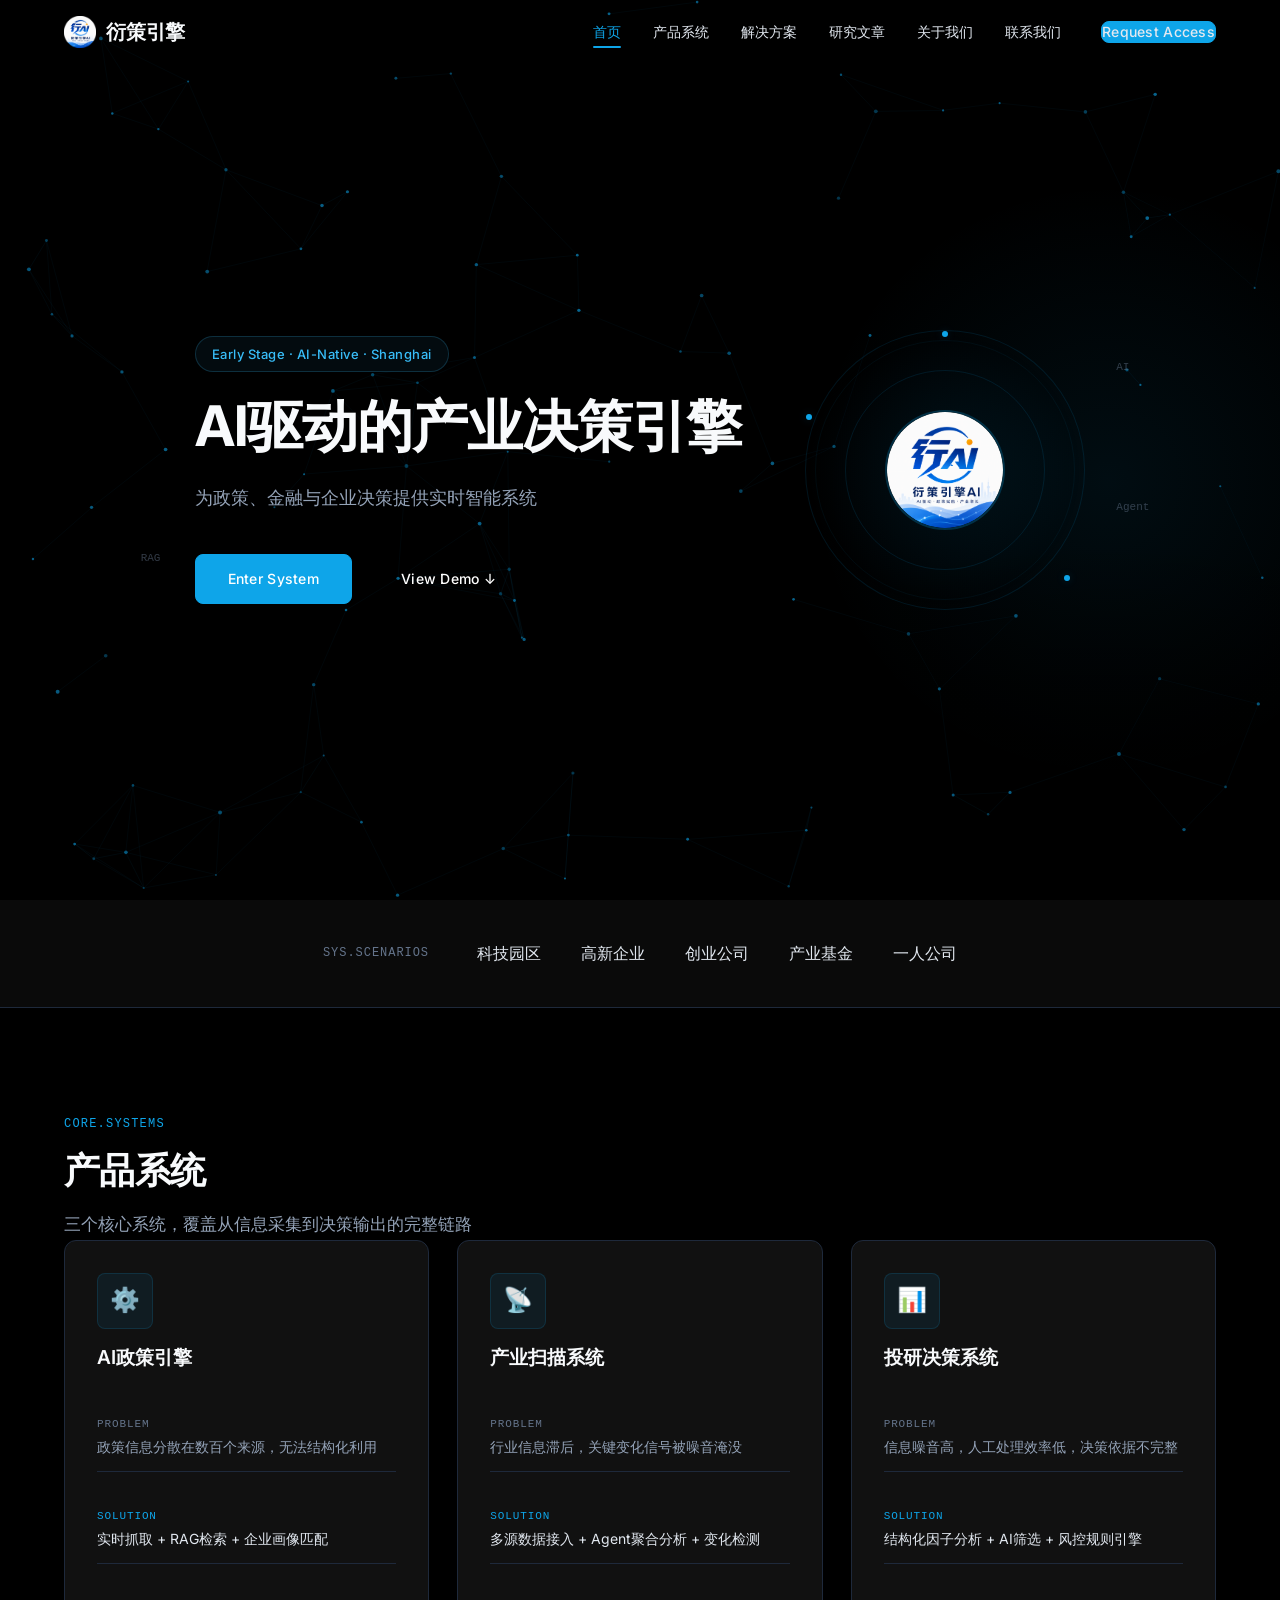
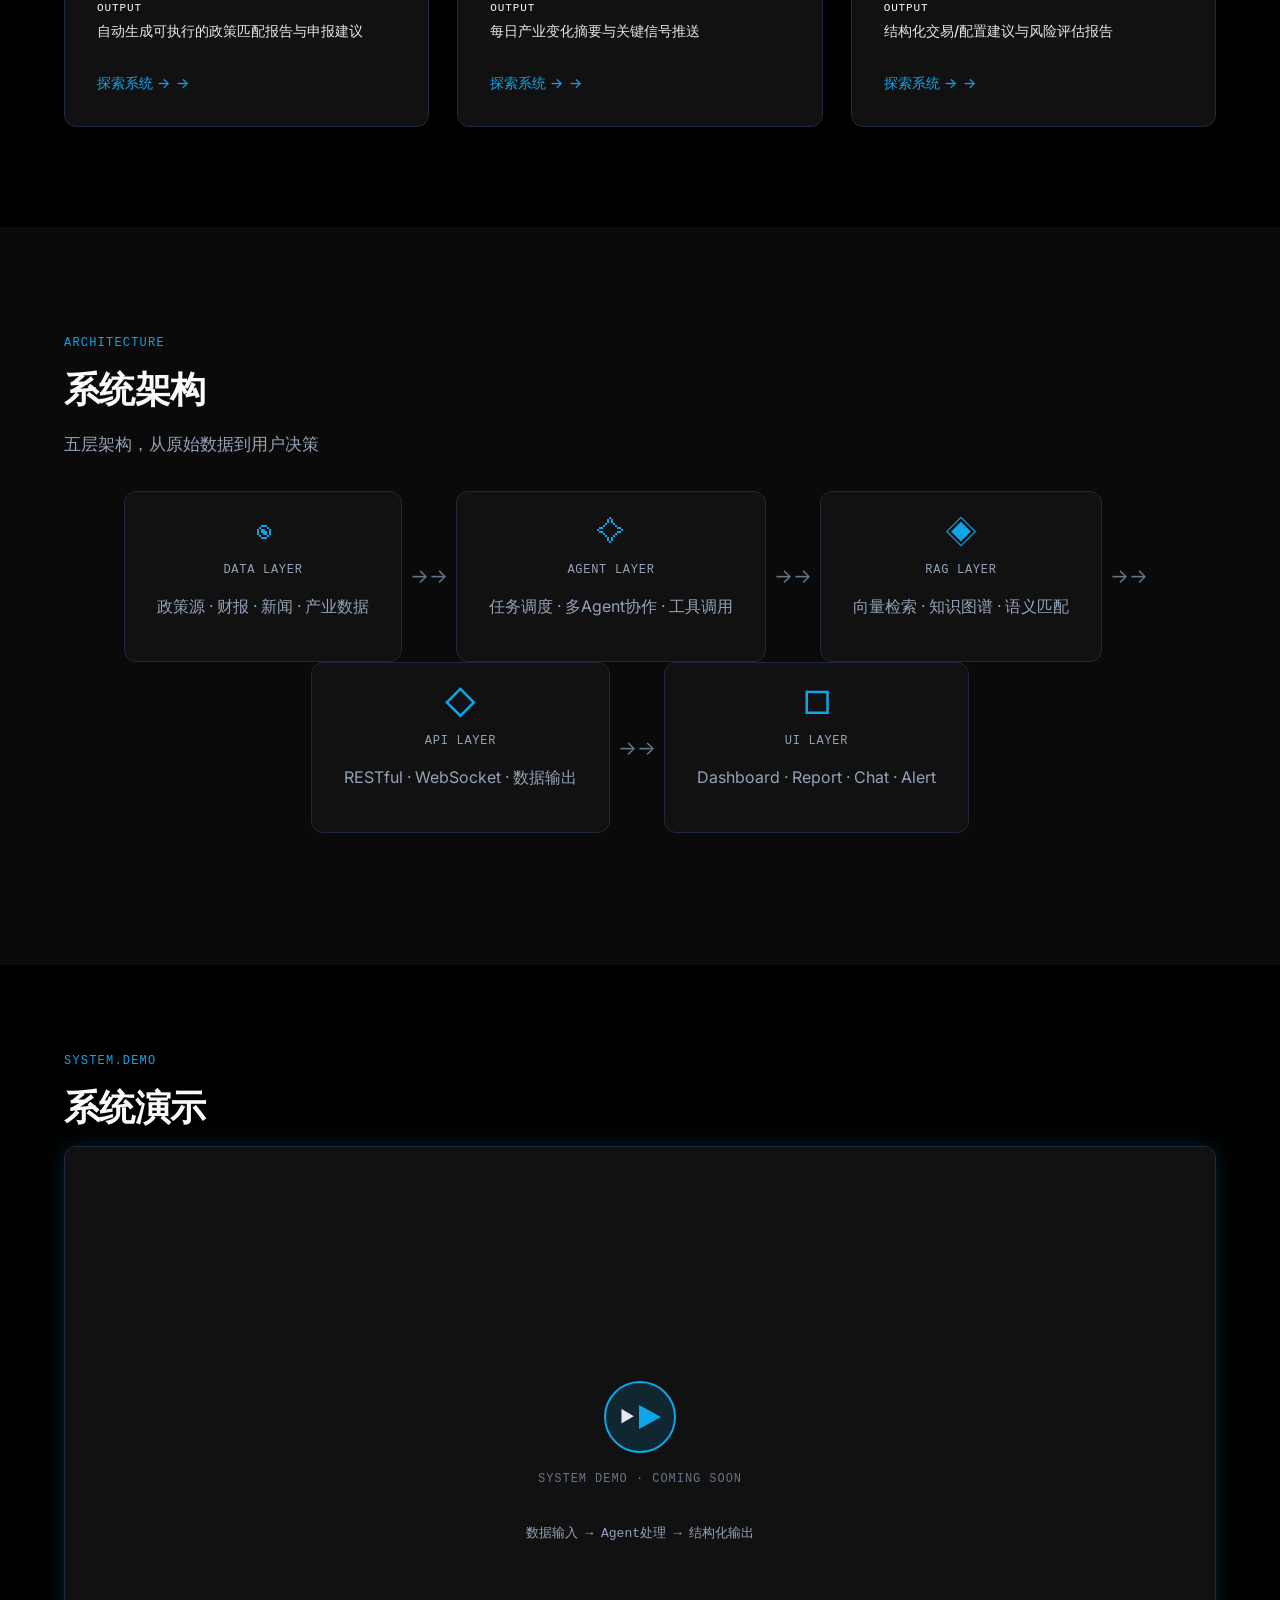
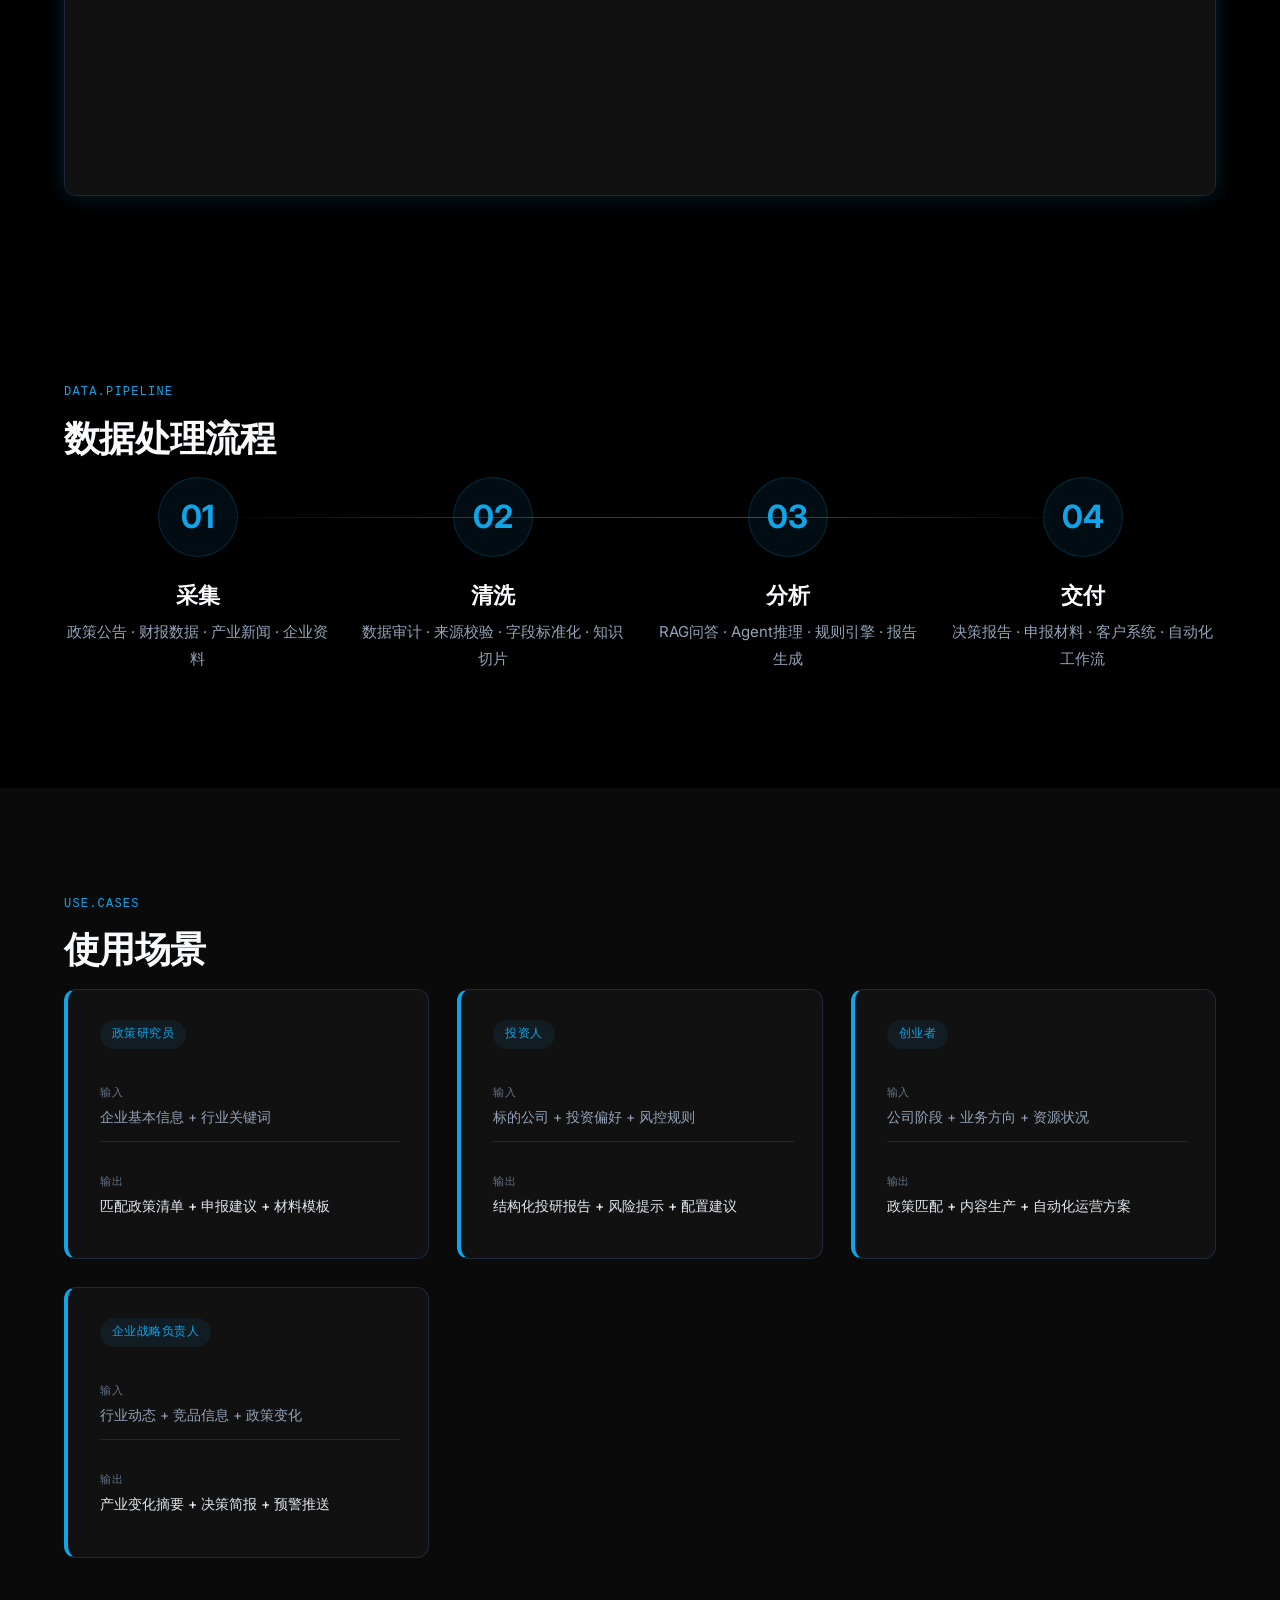
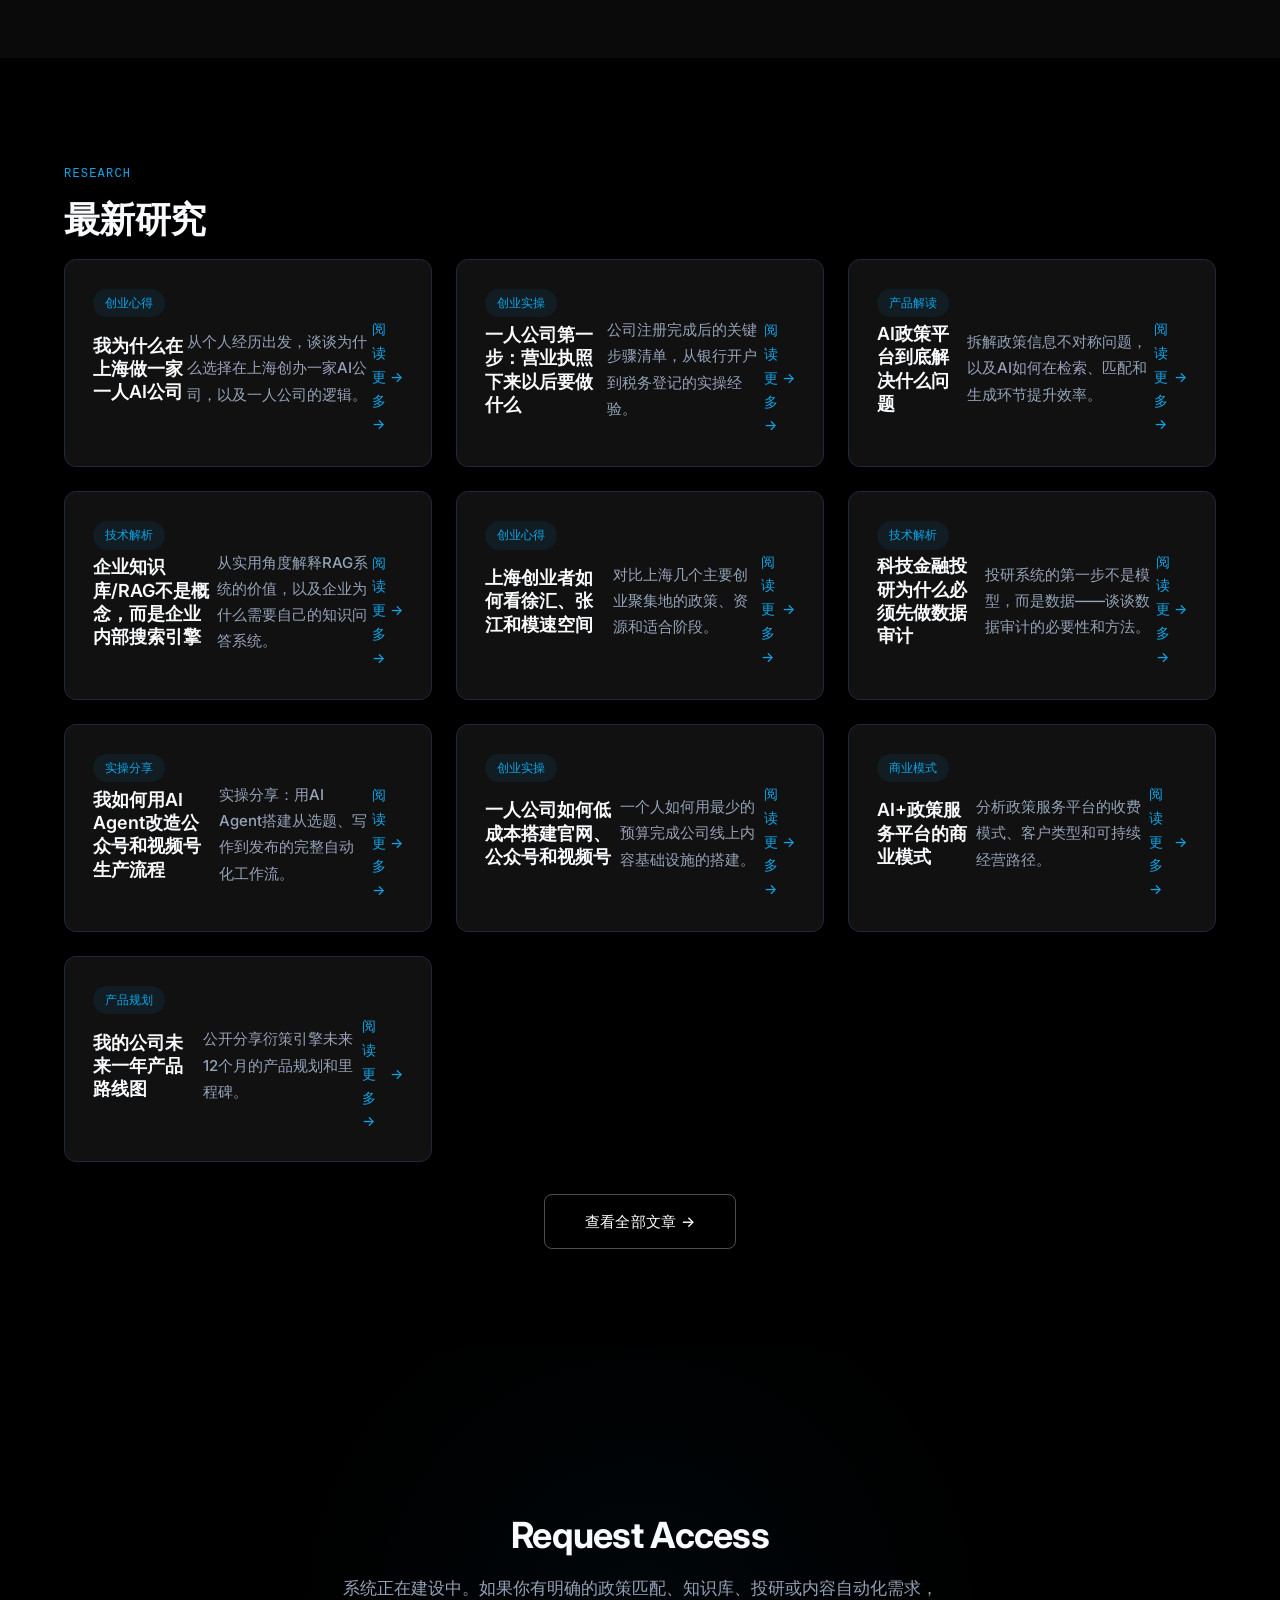
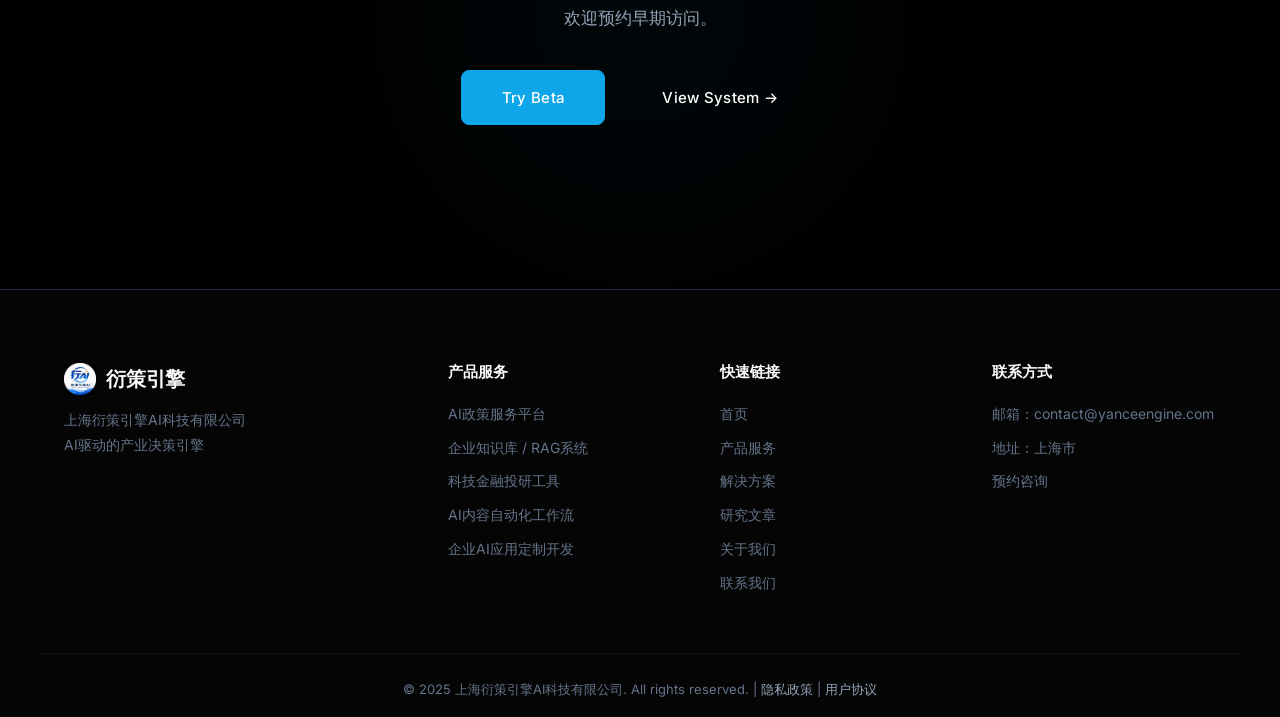
<file: index.html>
<!DOCTYPE html>
<html lang="zh-CN">
<head>
  <meta charset="UTF-8">
  <meta name="viewport" content="width=device-width, initial-scale=1.0">
  <title>衍策引擎 - AI驱动的产业决策引擎</title>
  <meta name="description" content="衍策引擎是一个AI驱动的产业决策系统，为政策、金融与企业决策提供实时智能分析。Early stage, AI-native, Shanghai.">
  <meta name="keywords" content="衍策引擎,AI政策服务,RAG知识库,科技金融,投研工具,AI Agent,企业知识库,政策匹配,自动化工作流,上海AI公司">
  <meta property="og:title" content="衍策引擎 - AI驱动的产业决策引擎">
  <meta property="og:description" content="衍策引擎是一个AI驱动的产业决策系统，为政策、金融与企业决策提供实时智能分析。Early stage, AI-native, Shanghai.">
  <meta property="og:type" content="website">
  <meta property="og:image" content="assets/og-image.svg">
  <link rel="icon" href="assets/favicon.svg" type="image/svg+xml">
  <link rel="preconnect" href="https://fonts.googleapis.com">
  <link rel="preconnect" href="https://fonts.gstatic.com" crossorigin>
  <link href="https://fonts.googleapis.com/css2?family=Inter:wght@400;500;600;700;800&display=swap" rel="stylesheet">
  <link rel="stylesheet" href="css/style.css">
  <!-- Google Analytics -->
  <script async src="https://www.googletagmanager.com/gtag/js?id=G-EHH0K9PXEC"></script>
  <script>
    window.dataLayer = window.dataLayer || [];
    function gtag(){dataLayer.push(arguments);}
    gtag('js', new Date());
    gtag('config', 'G-EHH0K9PXEC');
  </script>

</head>
<body>

  <!-- ========== Header ========== -->
  <header class="site-header">
    <div class="container header-inner">
      <a href="index.html" class="logo">
        <img src="assets/logo-yanceengine.png" alt="衍策引擎" class="logo-img">
        <span>衍策引擎</span>
      </a>
      <nav class="main-nav" id="mainNav">
        <ul>
          <li><a href="index.html" class="active">首页</a></li>
          <li><a href="products.html">产品系统</a></li>
          <li><a href="solutions.html">解决方案</a></li>
          <li><a href="articles.html">研究文章</a></li>
          <li><a href="about.html">关于我们</a></li>
          <li><a href="contact.html">联系我们</a></li>
          <li class="nav-cta"><a href="contact.html" class="btn btn-primary btn-sm">Request Access</a></li>
        </ul>
      </nav>
      <button class="nav-toggle" id="navToggle" aria-label="打开导航菜单">
        <span></span>
        <span></span>
        <span></span>
      </button>
    </div>
  </header>

  <main>

    <!-- ========== 1. Hero ========== -->
    <section class="hero hero-premium">
      <canvas class="hero-canvas" aria-hidden="true"></canvas>
      <div class="hero-bg-decor" aria-hidden="true"></div>
      <div class="container hero-inner">
        <div class="hero-content">
          <span class="badge badge-hero">Early Stage · AI-Native · Shanghai</span>
          <h1 class="hero-headline">AI驱动的产业决策引擎</h1>
          <p class="hero-subtitle">为政策、金融与企业决策提供实时智能系统</p>
          <div class="hero-actions">
            <a href="products.html" class="btn btn-primary">Enter System</a>
            <a href="#demo" class="btn btn-ghost">View Demo ↓</a>
          </div>
        </div>
        <div class="hero-graphic" aria-hidden="true">
          <div class="hero-graphic-box">
            <img src="assets/logo-yanceengine.png" alt="" class="hero-logo-img">
            <span class="hero-graphic-ring hero-graphic-ring-1"></span>
            <span class="hero-graphic-ring hero-graphic-ring-2"></span>
            <span class="hero-graphic-dot hero-graphic-dot-1"></span>
            <span class="hero-graphic-dot hero-graphic-dot-2"></span>
            <span class="hero-graphic-dot hero-graphic-dot-3"></span>
          </div>
          <div class="hero-graphic-float hero-graphic-float-1"><span>AI</span></div>
          <div class="hero-graphic-float hero-graphic-float-2"><span>RAG</span></div>
          <div class="hero-graphic-float hero-graphic-float-3"><span>Agent</span></div>
        </div>
      </div>
    </section>

    <!-- ========== 2. Trust Strip ========== -->
    <section class="trust-strip">
      <div class="container trust-strip-inner">
        <span class="trust-strip-label">SYS.SCENARIOS</span>
        <ul class="trust-strip-items">
          <li>科技园区</li><li>高新企业</li><li>创业公司</li><li>产业基金</li><li>一人公司</li>
        </ul>
      </div>
    </section>

    <!-- ========== 3. Product Modules ========== -->
    <section class="section" id="products">
      <div class="container">
        <div class="section-label">CORE.SYSTEMS</div>
        <h2 class="section-title">产品系统</h2>
        <p class="section-subtitle">三个核心系统，覆盖从信息采集到决策输出的完整链路</p>
        <div class="card-grid card-grid-3">
          <div class="module-card card fade-in">
            <div class="module-icon">⚙️</div>
            <h3 class="module-title">AI政策引擎</h3>
            <div class="module-problem"><span class="module-label">Problem</span><p>政策信息分散在数百个来源，无法结构化利用</p></div>
            <div class="module-solution"><span class="module-label">Solution</span><p>实时抓取 + RAG检索 + 企业画像匹配</p></div>
            <div class="module-output"><span class="module-label">Output</span><p>自动生成可执行的政策匹配报告与申报建议</p></div>
            <a href="products.html" class="module-link">探索系统 →</a>
          </div>
          <div class="module-card card fade-in fade-in-delay-1">
            <div class="module-icon">📡</div>
            <h3 class="module-title">产业扫描系统</h3>
            <div class="module-problem"><span class="module-label">Problem</span><p>行业信息滞后，关键变化信号被噪音淹没</p></div>
            <div class="module-solution"><span class="module-label">Solution</span><p>多源数据接入 + Agent聚合分析 + 变化检测</p></div>
            <div class="module-output"><span class="module-label">Output</span><p>每日产业变化摘要与关键信号推送</p></div>
            <a href="products.html" class="module-link">探索系统 →</a>
          </div>
          <div class="module-card card fade-in fade-in-delay-2">
            <div class="module-icon">📊</div>
            <h3 class="module-title">投研决策系统</h3>
            <div class="module-problem"><span class="module-label">Problem</span><p>信息噪音高，人工处理效率低，决策依据不完整</p></div>
            <div class="module-solution"><span class="module-label">Solution</span><p>结构化因子分析 + AI筛选 + 风控规则引擎</p></div>
            <div class="module-output"><span class="module-label">Output</span><p>结构化交易/配置建议与风险评估报告</p></div>
            <a href="products.html" class="module-link">探索系统 →</a>
          </div>
        </div>
      </div>
    </section>

    <!-- ========== 4. Tech Architecture ========== -->
    <section class="section section-alt">
      <div class="container">
        <div class="section-label">ARCHITECTURE</div>
        <h2 class="section-title">系统架构</h2>
        <p class="section-subtitle">五层架构，从原始数据到用户决策</p>
        <div class="tech-layers">
          <div class="tech-layer fade-in"><div class="tech-layer-icon">◉</div><div class="tech-layer-label">Data Layer</div><p>政策源 · 财报 · 新闻 · 产业数据</p></div>
          <div class="tech-layer-connector" aria-hidden="true">→</div>
          <div class="tech-layer fade-in fade-in-delay-1"><div class="tech-layer-icon">⟡</div><div class="tech-layer-label">Agent Layer</div><p>任务调度 · 多Agent协作 · 工具调用</p></div>
          <div class="tech-layer-connector" aria-hidden="true">→</div>
          <div class="tech-layer fade-in fade-in-delay-2"><div class="tech-layer-icon">◈</div><div class="tech-layer-label">RAG Layer</div><p>向量检索 · 知识图谱 · 语义匹配</p></div>
          <div class="tech-layer-connector" aria-hidden="true">→</div>
          <div class="tech-layer fade-in fade-in-delay-3"><div class="tech-layer-icon">◇</div><div class="tech-layer-label">API Layer</div><p>RESTful · WebSocket · 数据输出</p></div>
          <div class="tech-layer-connector" aria-hidden="true">→</div>
          <div class="tech-layer fade-in"><div class="tech-layer-icon">□</div><div class="tech-layer-label">UI Layer</div><p>Dashboard · Report · Chat · Alert</p></div>
        </div>
      </div>
    </section>

    <!-- ========== 5. Demo Section ========== -->
    <section class="section demo-section" id="demo">
      <div class="container">
        <div class="section-label">SYSTEM.DEMO</div>
        <h2 class="section-title">系统演示</h2>
        <div class="demo-frame fade-in">
          <div class="demo-placeholder">
            <div class="demo-play-icon">▶</div>
            <p class="demo-label">System Demo · Coming Soon</p>
            <p class="demo-desc">数据输入 → Agent处理 → 结构化输出</p>
          </div>
        </div>
      </div>
    </section>

    <!-- ========== 6. Data Pipeline ========== -->
    <section class="section">
      <div class="container">
        <div class="section-label">DATA.PIPELINE</div>
        <h2 class="section-title">数据处理流程</h2>
        <div class="steps-grid">
          <div class="step fade-in"><div class="step-number">01</div><h3>采集</h3><p>政策公告 · 财报数据 · 产业新闻 · 企业资料</p></div>
          <div class="step fade-in fade-in-delay-1"><div class="step-number">02</div><h3>清洗</h3><p>数据审计 · 来源校验 · 字段标准化 · 知识切片</p></div>
          <div class="step fade-in fade-in-delay-2"><div class="step-number">03</div><h3>分析</h3><p>RAG问答 · Agent推理 · 规则引擎 · 报告生成</p></div>
          <div class="step fade-in fade-in-delay-3"><div class="step-number">04</div><h3>交付</h3><p>决策报告 · 申报材料 · 客户系统 · 自动化工作流</p></div>
        </div>
      </div>
    </section>

    <!-- ========== 7. Use Cases ========== -->
    <section class="section section-alt">
      <div class="container">
        <div class="section-label">USE.CASES</div>
        <h2 class="section-title">使用场景</h2>
        <div class="scenario-grid">
          <div class="scenario-card fade-in">
            <div class="scenario-role">政策研究员</div>
            <div class="scenario-input"><span class="scenario-label">输入</span><p>企业基本信息 + 行业关键词</p></div>
            <div class="scenario-output"><span class="scenario-label">输出</span><p>匹配政策清单 + 申报建议 + 材料模板</p></div>
          </div>
          <div class="scenario-card fade-in fade-in-delay-1">
            <div class="scenario-role">投资人</div>
            <div class="scenario-input"><span class="scenario-label">输入</span><p>标的公司 + 投资偏好 + 风控规则</p></div>
            <div class="scenario-output"><span class="scenario-label">输出</span><p>结构化投研报告 + 风险提示 + 配置建议</p></div>
          </div>
          <div class="scenario-card fade-in fade-in-delay-2">
            <div class="scenario-role">创业者</div>
            <div class="scenario-input"><span class="scenario-label">输入</span><p>公司阶段 + 业务方向 + 资源状况</p></div>
            <div class="scenario-output"><span class="scenario-label">输出</span><p>政策匹配 + 内容生产 + 自动化运营方案</p></div>
          </div>
          <div class="scenario-card fade-in fade-in-delay-3">
            <div class="scenario-role">企业战略负责人</div>
            <div class="scenario-input"><span class="scenario-label">输入</span><p>行业动态 + 竞品信息 + 政策变化</p></div>
            <div class="scenario-output"><span class="scenario-label">输出</span><p>产业变化摘要 + 决策简报 + 预警推送</p></div>
          </div>
        </div>
      </div>
    </section>

    <!-- ========== 8. Articles ========== -->
    <section class="section">
      <div class="container">
        <div class="section-label">RESEARCH</div>
        <h2 class="section-title">最新研究</h2>
        <div class="article-grid">

          <article class="article-card">
            <div class="article-card-meta">
              <span class="article-card-category">创业心得</span>
            </div>
            <a href="articles.html" class="article-card-link">
              <h3 class="article-card-title">我为什么在上海做一家一人AI公司</h3>
              <p class="article-card-excerpt">从个人经历出发，谈谈为什么选择在上海创办一家AI公司，以及一人公司的逻辑。</p>
              <span class="article-card-readmore">阅读更多 →</span>
            </a>
          </article>

          <article class="article-card">
            <div class="article-card-meta">
              <span class="article-card-category">创业实操</span>
            </div>
            <a href="articles.html" class="article-card-link">
              <h3 class="article-card-title">一人公司第一步：营业执照下来以后要做什么</h3>
              <p class="article-card-excerpt">公司注册完成后的关键步骤清单，从银行开户到税务登记的实操经验。</p>
              <span class="article-card-readmore">阅读更多 →</span>
            </a>
          </article>

          <article class="article-card">
            <div class="article-card-meta">
              <span class="article-card-category">产品解读</span>
            </div>
            <a href="articles.html" class="article-card-link">
              <h3 class="article-card-title">AI政策平台到底解决什么问题</h3>
              <p class="article-card-excerpt">拆解政策信息不对称问题，以及AI如何在检索、匹配和生成环节提升效率。</p>
              <span class="article-card-readmore">阅读更多 →</span>
            </a>
          </article>

          <article class="article-card">
            <div class="article-card-meta">
              <span class="article-card-category">技术解析</span>
            </div>
            <a href="articles.html" class="article-card-link">
              <h3 class="article-card-title">企业知识库/RAG不是概念，而是企业内部搜索引擎</h3>
              <p class="article-card-excerpt">从实用角度解释RAG系统的价值，以及企业为什么需要自己的知识问答系统。</p>
              <span class="article-card-readmore">阅读更多 →</span>
            </a>
          </article>

          <article class="article-card">
            <div class="article-card-meta">
              <span class="article-card-category">创业心得</span>
            </div>
            <a href="articles.html" class="article-card-link">
              <h3 class="article-card-title">上海创业者如何看徐汇、张江和模速空间</h3>
              <p class="article-card-excerpt">对比上海几个主要创业聚集地的政策、资源和适合阶段。</p>
              <span class="article-card-readmore">阅读更多 →</span>
            </a>
          </article>

          <article class="article-card">
            <div class="article-card-meta">
              <span class="article-card-category">技术解析</span>
            </div>
            <a href="articles.html" class="article-card-link">
              <h3 class="article-card-title">科技金融投研为什么必须先做数据审计</h3>
              <p class="article-card-excerpt">投研系统的第一步不是模型，而是数据——谈谈数据审计的必要性和方法。</p>
              <span class="article-card-readmore">阅读更多 →</span>
            </a>
          </article>

          <article class="article-card">
            <div class="article-card-meta">
              <span class="article-card-category">实操分享</span>
            </div>
            <a href="articles.html" class="article-card-link">
              <h3 class="article-card-title">我如何用AI Agent改造公众号和视频号生产流程</h3>
              <p class="article-card-excerpt">实操分享：用AI Agent搭建从选题、写作到发布的完整自动化工作流。</p>
              <span class="article-card-readmore">阅读更多 →</span>
            </a>
          </article>

          <article class="article-card">
            <div class="article-card-meta">
              <span class="article-card-category">创业实操</span>
            </div>
            <a href="articles.html" class="article-card-link">
              <h3 class="article-card-title">一人公司如何低成本搭建官网、公众号和视频号</h3>
              <p class="article-card-excerpt">一个人如何用最少的预算完成公司线上内容基础设施的搭建。</p>
              <span class="article-card-readmore">阅读更多 →</span>
            </a>
          </article>

          <article class="article-card">
            <div class="article-card-meta">
              <span class="article-card-category">商业模式</span>
            </div>
            <a href="articles.html" class="article-card-link">
              <h3 class="article-card-title">AI+政策服务平台的商业模式</h3>
              <p class="article-card-excerpt">分析政策服务平台的收费模式、客户类型和可持续经营路径。</p>
              <span class="article-card-readmore">阅读更多 →</span>
            </a>
          </article>

          <article class="article-card">
            <div class="article-card-meta">
              <span class="article-card-category">产品规划</span>
            </div>
            <a href="articles.html" class="article-card-link">
              <h3 class="article-card-title">我的公司未来一年产品路线图</h3>
              <p class="article-card-excerpt">公开分享衍策引擎未来12个月的产品规划和里程碑。</p>
              <span class="article-card-readmore">阅读更多 →</span>
            </a>
          </article>

        </div>
        <div class="article-grid-footer">
          <a href="articles.html" class="btn btn-outline btn-lg">查看全部文章 →</a>
        </div>
      </div>
    </section>

    <!-- ========== 9. CTA ========== -->
    <section class="cta-section">
      <div class="container cta-inner">
        <h2 class="cta-heading">Request Access</h2>
        <p class="cta-subtitle">系统正在建设中。如果你有明确的政策匹配、知识库、投研或内容自动化需求，欢迎预约早期访问。</p>
        <div class="cta-actions">
          <a href="contact.html" class="btn btn-primary btn-lg">Try Beta</a>
          <a href="products.html" class="btn btn-ghost btn-lg">View System →</a>
        </div>
      </div>
    </section>

  </main>

  <!-- ========== Footer ========== -->
  <footer class="site-footer">
    <div class="container footer-grid">

      <div class="footer-col footer-brand">
        <a href="index.html" class="logo">
          <img src="assets/logo-yanceengine.png" alt="衍策引擎" class="logo-img">
          <span>衍策引擎</span>
        </a>
        <p>上海衍策引擎AI科技有限公司<br>AI驱动的产业决策引擎</p>
      </div>

      <div class="footer-col">
        <h4>产品服务</h4>
        <ul>
          <li><a href="products.html">AI政策服务平台</a></li>
          <li><a href="products.html">企业知识库 / RAG系统</a></li>
          <li><a href="products.html">科技金融投研工具</a></li>
          <li><a href="products.html">AI内容自动化工作流</a></li>
          <li><a href="products.html">企业AI应用定制开发</a></li>
        </ul>
      </div>

      <div class="footer-col">
        <h4>快速链接</h4>
        <ul>
          <li><a href="index.html">首页</a></li>
          <li><a href="products.html">产品服务</a></li>
          <li><a href="solutions.html">解决方案</a></li>
          <li><a href="articles.html">研究文章</a></li>
          <li><a href="about.html">关于我们</a></li>
          <li><a href="contact.html">联系我们</a></li>
        </ul>
      </div>

      <div class="footer-col">
        <h4>联系方式</h4>
        <ul>
          <li>邮箱：contact@yanceengine.com</li>
          <li>地址：上海市</li>
          <li><a href="contact.html">预约咨询</a></li>
        </ul>
      </div>

    </div>
    <div class="container footer-bottom">
      <p>&copy; 2025 上海衍策引擎AI科技有限公司. All rights reserved. | <a href="privacy.html">隐私政策</a> | <a href="terms.html">用户协议</a></p>
    </div>
  </footer>

  <script src="js/main.js"></script>
</body>
</html>
</file>
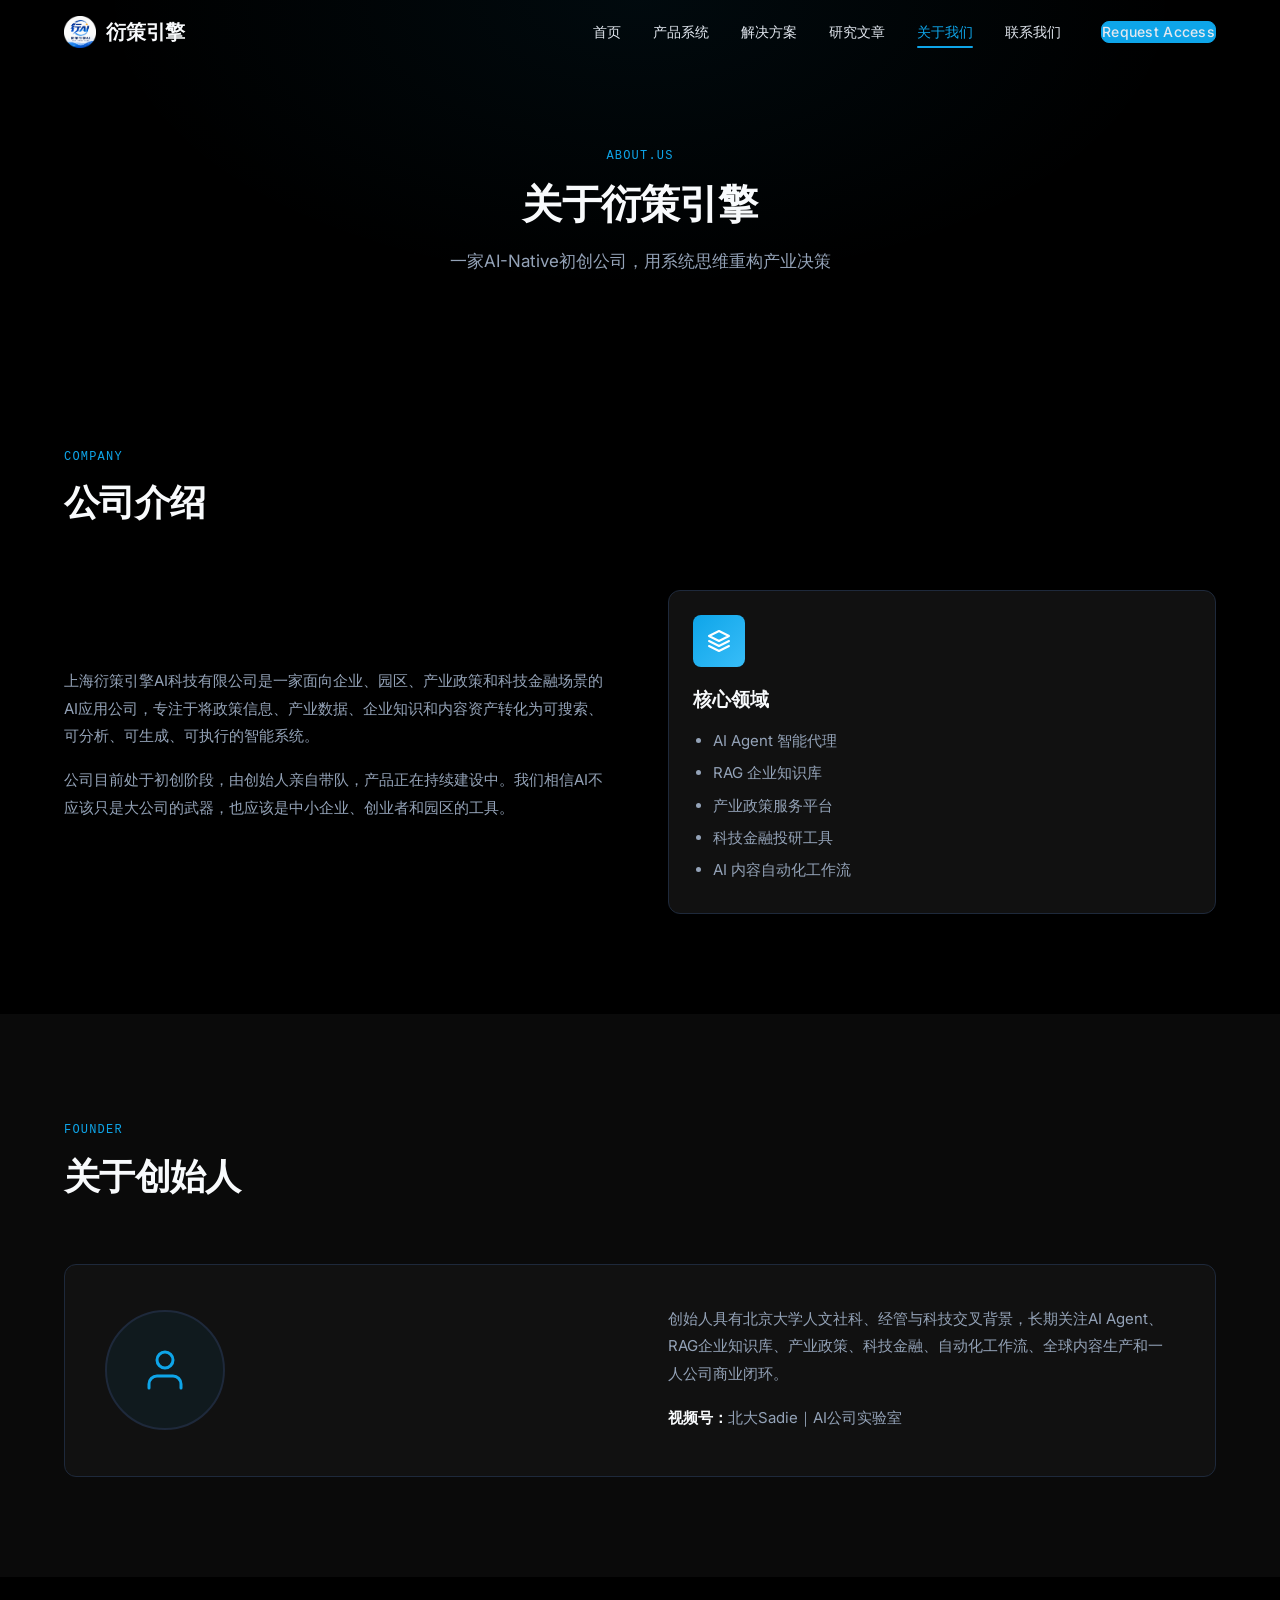
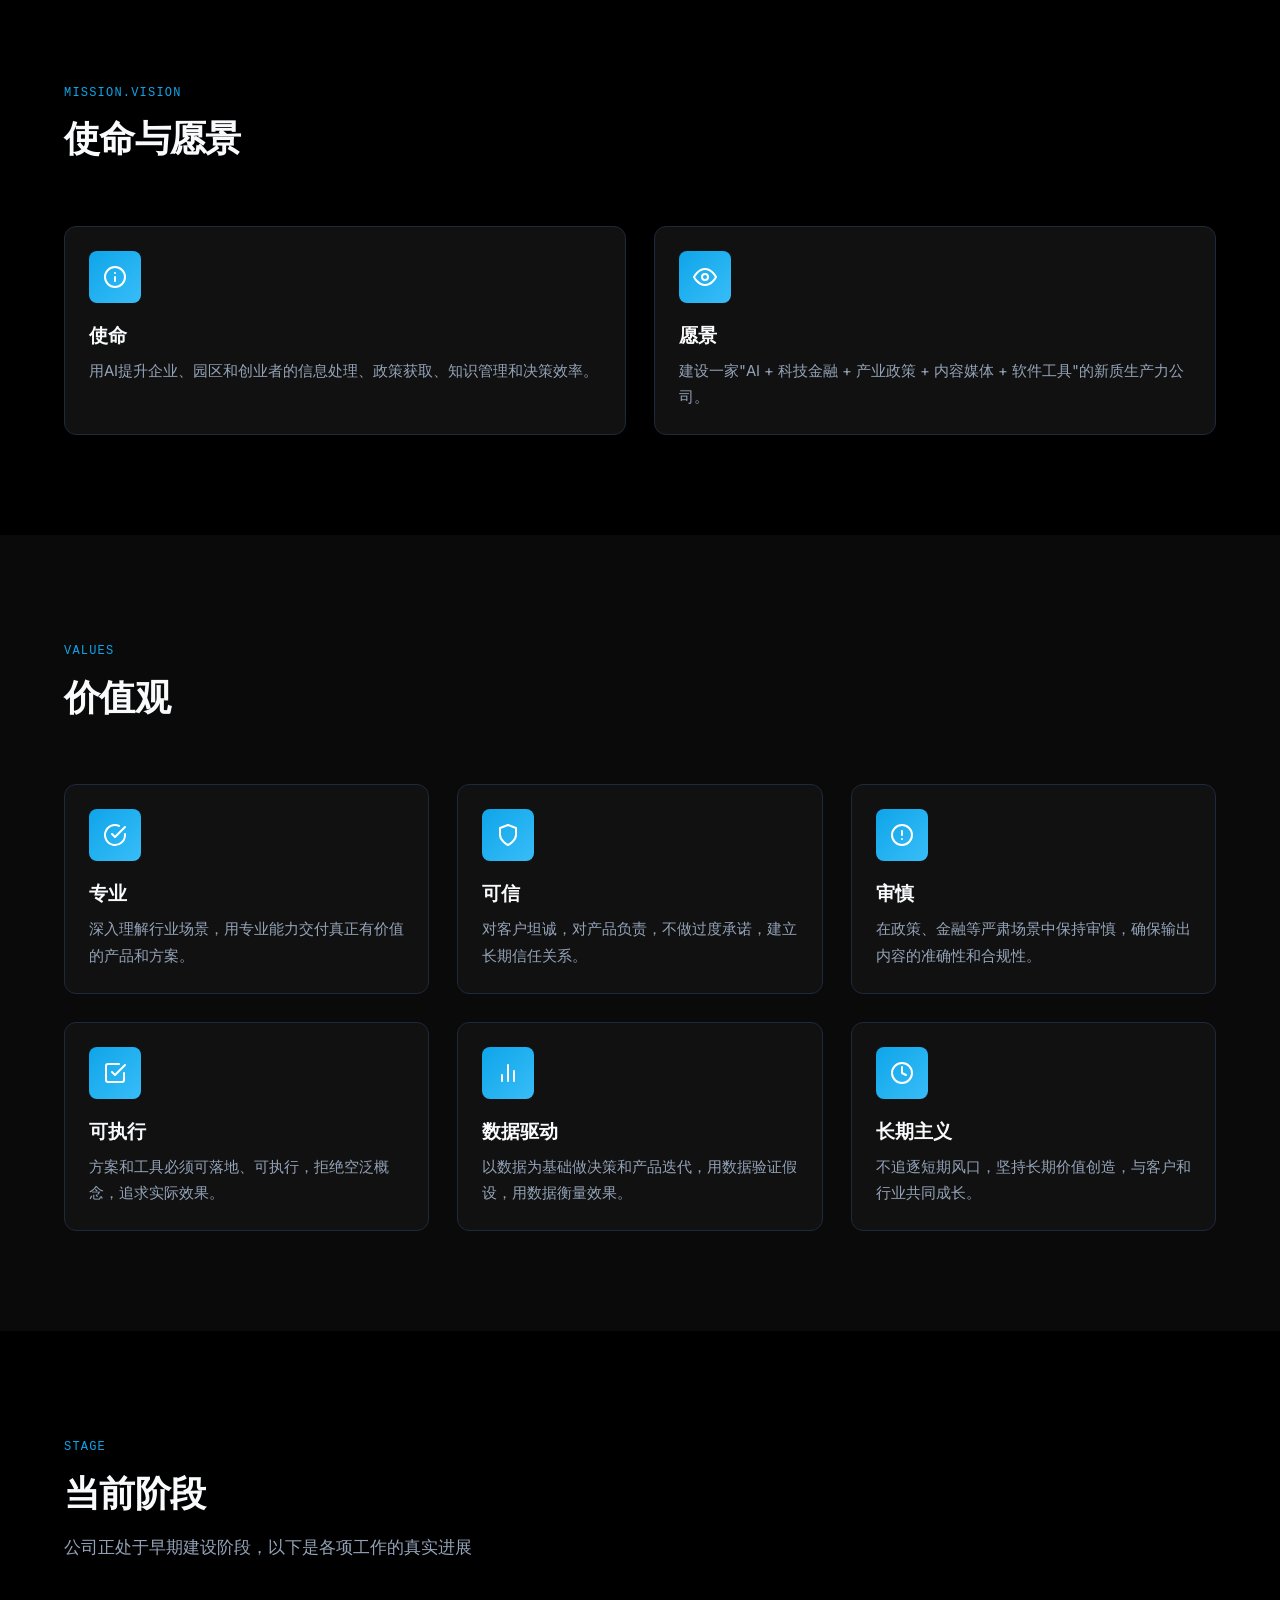
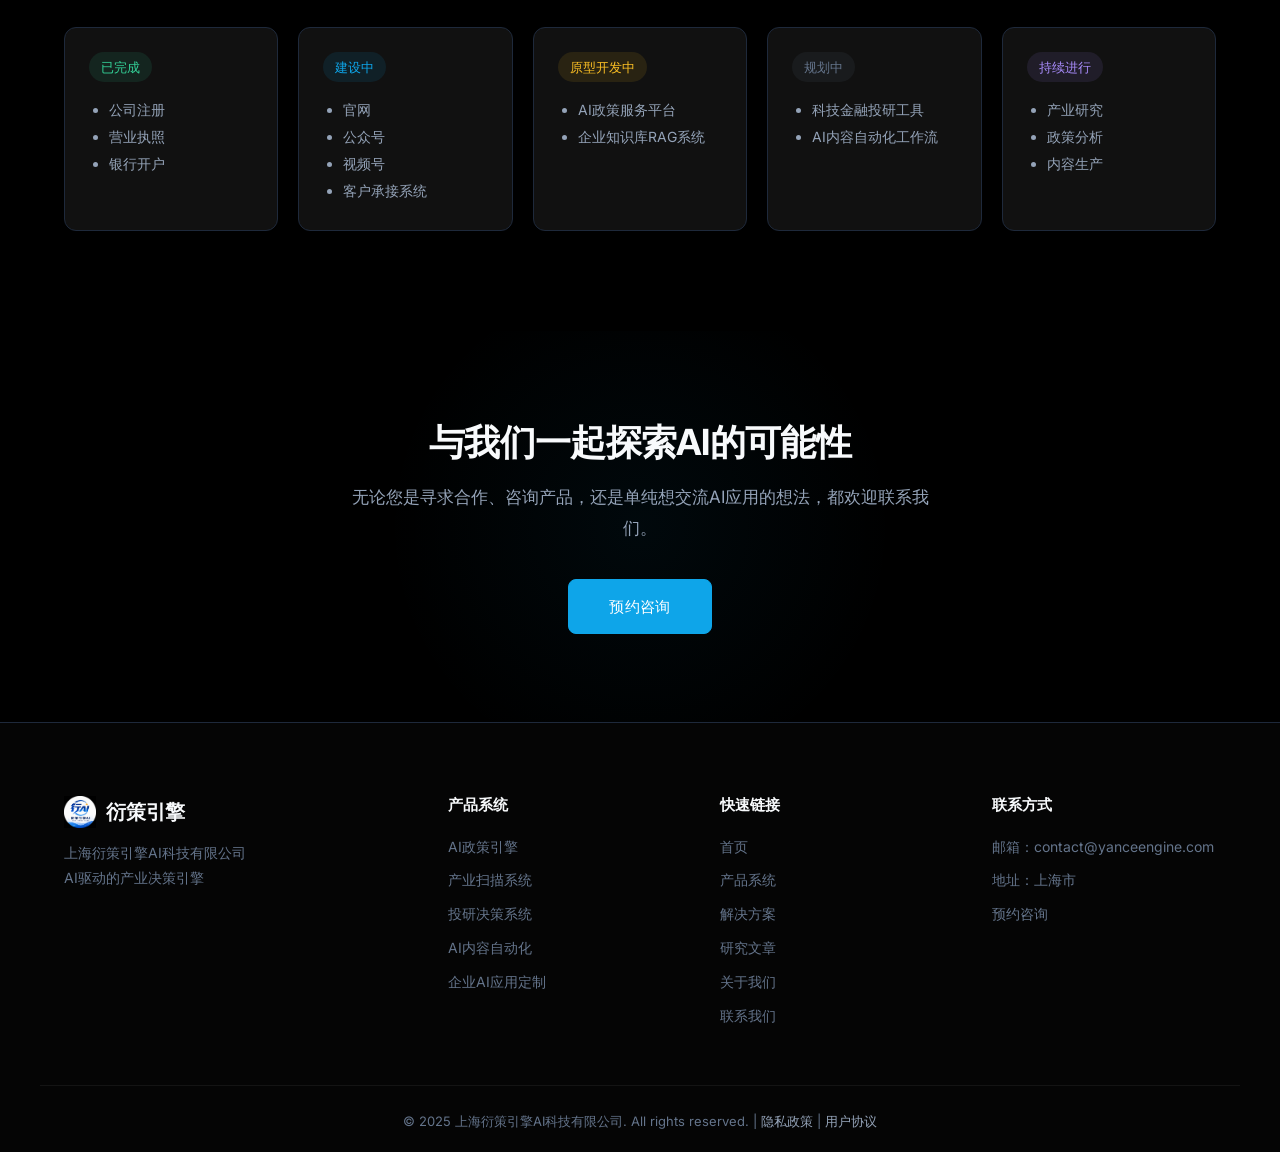
<file: about.html>
<!DOCTYPE html>
<html lang="zh-CN">
<head>
  <meta charset="UTF-8">
  <meta name="viewport" content="width=device-width, initial-scale=1.0">
  <title>关于我们 - 衍策引擎</title>
  <meta name="description" content="了解衍策引擎的使命、团队与价值观。上海衍策引擎AI科技有限公司，专注AI Agent、RAG企业知识库、政策服务平台、科技金融投研工具与自动化工作流。">
  <meta name="keywords" content="衍策引擎,关于我们,AI公司,一人公司,创业,使命愿景,上海创业,AI Agent,RAG">

  <!-- Open Graph Meta -->
  <meta property="og:title" content="关于我们 - 衍策引擎">
  <meta property="og:description" content="了解衍策引擎的使命、团队与价值观。上海衍策引擎AI科技有限公司。">
  <meta property="og:type" content="website">
  <meta property="og:url" content="https://yanceengine.com/about.html">
  <meta property="og:image" content="assets/og-image.svg">

  <!-- Favicon -->
  <link rel="icon" type="image/svg+xml" href="assets/favicon.svg">

  <!-- Google Fonts -->
  <link href="https://fonts.googleapis.com/css2?family=Inter:wght@400;500;600;700;800&display=swap" rel="stylesheet">

  <!-- CSS -->
  <link rel="stylesheet" href="css/style.css">
  <!-- Google Analytics -->
  <script async src="https://www.googletagmanager.com/gtag/js?id=G-EHH0K9PXEC"></script>
  <script>
    window.dataLayer = window.dataLayer || [];
    function gtag(){dataLayer.push(arguments);}
    gtag('js', new Date());
    gtag('config', 'G-EHH0K9PXEC');
  </script>

</head>
<body>

  <!-- ========== Header ========== -->
  <header class="site-header">
    <div class="container header-inner">
      <a href="index.html" class="logo">
        <img src="assets/logo-yanceengine.png" alt="衍策引擎" class="logo-img">
        <span>衍策引擎</span>
      </a>
      <nav class="main-nav" id="mainNav">
        <ul>
          <li><a href="index.html">首页</a></li>
          <li><a href="products.html">产品系统</a></li>
          <li><a href="solutions.html">解决方案</a></li>
          <li><a href="articles.html">研究文章</a></li>
          <li><a href="about.html" class="active">关于我们</a></li>
          <li><a href="contact.html">联系我们</a></li>
          <li class="nav-cta"><a href="contact.html" class="btn btn-primary btn-sm">Request Access</a></li>
        </ul>
      </nav>
      <button class="nav-toggle" id="navToggle" aria-label="打开导航菜单">
        <span></span><span></span><span></span>
      </button>
    </div>
  </header>

  <main>

    <!-- ========== Page Banner ========== -->
    <section class="page-banner">
      <div class="container">
        <div class="section-label">ABOUT.US</div>
        <h1>关于衍策引擎</h1>
        <p>一家AI-Native初创公司，用系统思维重构产业决策</p>
      </div>
    </section>

    <!-- ========== Section 1: Company Intro ========== -->
    <section class="section fade-in">
      <div class="container">
        <div class="section-header">
          <div class="section-label">COMPANY</div>
          <h2 class="section-title">公司介绍</h2>
        </div>
        <div class="two-col fade-in">
          <div class="two-col-content">
            <p>上海衍策引擎AI科技有限公司是一家面向企业、园区、产业政策和科技金融场景的AI应用公司，专注于将政策信息、产业数据、企业知识和内容资产转化为可搜索、可分析、可生成、可执行的智能系统。</p>
            <p>公司目前处于初创阶段，由创始人亲自带队，产品正在持续建设中。我们相信AI不应该只是大公司的武器，也应该是中小企业、创业者和园区的工具。</p>
          </div>
          <div class="two-col-content">
            <div class="card">
              <div class="card-icon">
                <svg xmlns="http://www.w3.org/2000/svg" viewBox="0 0 24 24" fill="none" stroke="currentColor" stroke-width="2" stroke-linecap="round" stroke-linejoin="round"><polygon points="12 2 2 7 12 12 22 7 12 2"/><polyline points="2 17 12 22 22 17"/><polyline points="2 12 12 17 22 12"/></svg>
              </div>
              <h3>核心领域</h3>
              <ul>
                <li>AI Agent 智能代理</li>
                <li>RAG 企业知识库</li>
                <li>产业政策服务平台</li>
                <li>科技金融投研工具</li>
                <li>AI 内容自动化工作流</li>
              </ul>
            </div>
          </div>
        </div>
      </div>
    </section>

    <!-- ========== Section 2: Founder ========== -->
    <section class="section section-alt fade-in">
      <div class="container">
        <div class="section-header">
          <div class="section-label">FOUNDER</div>
          <h2 class="section-title">关于创始人</h2>
        </div>
        <div class="card founder-card fade-in">
          <div class="two-col">
            <div class="founder-avatar">
              <svg xmlns="http://www.w3.org/2000/svg" viewBox="0 0 24 24" fill="none" stroke="currentColor" stroke-width="1.5" stroke-linecap="round" stroke-linejoin="round"><path d="M20 21v-2a4 4 0 0 0-4-4H8a4 4 0 0 0-4 4v2"/><circle cx="12" cy="7" r="4"/></svg>
            </div>
            <div class="two-col-content">
              <p>创始人具有北京大学人文社科、经管与科技交叉背景，长期关注AI Agent、RAG企业知识库、产业政策、科技金融、自动化工作流、全球内容生产和一人公司商业闭环。</p>
              <div class="founder-meta">
                <p><strong>视频号：</strong>北大Sadie｜AI公司实验室</p>
              </div>
            </div>
          </div>
        </div>
      </div>
    </section>

    <!-- ========== Section 3: Mission & Vision ========== -->
    <section class="section fade-in">
      <div class="container">
        <div class="section-header">
          <div class="section-label">MISSION.VISION</div>
          <h2 class="section-title">使命与愿景</h2>
        </div>
        <div class="card-grid-2">
          <div class="card fade-in">
            <div class="card-icon">
              <svg xmlns="http://www.w3.org/2000/svg" viewBox="0 0 24 24" fill="none" stroke="currentColor" stroke-width="2" stroke-linecap="round" stroke-linejoin="round"><circle cx="12" cy="12" r="10"/><path d="M12 16v-4"/><path d="M12 8h.01"/></svg>
            </div>
            <h3>使命</h3>
            <p>用AI提升企业、园区和创业者的信息处理、政策获取、知识管理和决策效率。</p>
          </div>
          <div class="card fade-in">
            <div class="card-icon">
              <svg xmlns="http://www.w3.org/2000/svg" viewBox="0 0 24 24" fill="none" stroke="currentColor" stroke-width="2" stroke-linecap="round" stroke-linejoin="round"><path d="M1 12s4-8 11-8 11 8 11 8-4 8-11 8-11-8-11-8z"/><circle cx="12" cy="12" r="3"/></svg>
            </div>
            <h3>愿景</h3>
            <p>建设一家"AI + 科技金融 + 产业政策 + 内容媒体 + 软件工具"的新质生产力公司。</p>
          </div>
        </div>
      </div>
    </section>

    <!-- ========== Section 4: Values ========== -->
    <section class="section section-alt fade-in">
      <div class="container">
        <div class="section-header">
          <div class="section-label">VALUES</div>
          <h2 class="section-title">价值观</h2>
        </div>
        <div class="card-grid">
          <div class="card fade-in">
            <div class="card-icon">
              <svg xmlns="http://www.w3.org/2000/svg" viewBox="0 0 24 24" fill="none" stroke="currentColor" stroke-width="2" stroke-linecap="round" stroke-linejoin="round"><path d="M22 11.08V12a10 10 0 1 1-5.93-9.14"/><polyline points="22 4 12 14.01 9 11.01"/></svg>
            </div>
            <h3>专业</h3>
            <p>深入理解行业场景，用专业能力交付真正有价值的产品和方案。</p>
          </div>
          <div class="card fade-in">
            <div class="card-icon">
              <svg xmlns="http://www.w3.org/2000/svg" viewBox="0 0 24 24" fill="none" stroke="currentColor" stroke-width="2" stroke-linecap="round" stroke-linejoin="round"><path d="M12 22s8-4 8-10V5l-8-3-8 3v7c0 6 8 10 8 10z"/></svg>
            </div>
            <h3>可信</h3>
            <p>对客户坦诚，对产品负责，不做过度承诺，建立长期信任关系。</p>
          </div>
          <div class="card fade-in">
            <div class="card-icon">
              <svg xmlns="http://www.w3.org/2000/svg" viewBox="0 0 24 24" fill="none" stroke="currentColor" stroke-width="2" stroke-linecap="round" stroke-linejoin="round"><circle cx="12" cy="12" r="10"/><line x1="12" y1="8" x2="12" y2="12"/><line x1="12" y1="16" x2="12.01" y2="16"/></svg>
            </div>
            <h3>审慎</h3>
            <p>在政策、金融等严肃场景中保持审慎，确保输出内容的准确性和合规性。</p>
          </div>
          <div class="card fade-in">
            <div class="card-icon">
              <svg xmlns="http://www.w3.org/2000/svg" viewBox="0 0 24 24" fill="none" stroke="currentColor" stroke-width="2" stroke-linecap="round" stroke-linejoin="round"><polyline points="9 11 12 14 22 4"/><path d="M21 12v7a2 2 0 0 1-2 2H5a2 2 0 0 1-2-2V5a2 2 0 0 1 2-2h11"/></svg>
            </div>
            <h3>可执行</h3>
            <p>方案和工具必须可落地、可执行，拒绝空泛概念，追求实际效果。</p>
          </div>
          <div class="card fade-in">
            <div class="card-icon">
              <svg xmlns="http://www.w3.org/2000/svg" viewBox="0 0 24 24" fill="none" stroke="currentColor" stroke-width="2" stroke-linecap="round" stroke-linejoin="round"><line x1="18" y1="20" x2="18" y2="10"/><line x1="12" y1="20" x2="12" y2="4"/><line x1="6" y1="20" x2="6" y2="14"/></svg>
            </div>
            <h3>数据驱动</h3>
            <p>以数据为基础做决策和产品迭代，用数据验证假设，用数据衡量效果。</p>
          </div>
          <div class="card fade-in">
            <div class="card-icon">
              <svg xmlns="http://www.w3.org/2000/svg" viewBox="0 0 24 24" fill="none" stroke="currentColor" stroke-width="2" stroke-linecap="round" stroke-linejoin="round"><circle cx="12" cy="12" r="10"/><polyline points="12 6 12 12 16 14"/></svg>
            </div>
            <h3>长期主义</h3>
            <p>不追逐短期风口，坚持长期价值创造，与客户和行业共同成长。</p>
          </div>
        </div>
      </div>
    </section>

    <!-- ========== Section 5: Development Stage ========== -->
    <section class="section fade-in">
      <div class="container">
        <div class="section-header">
          <div class="section-label">STAGE</div>
          <h2 class="section-title">当前阶段</h2>
          <p class="section-subtitle">公司正处于早期建设阶段，以下是各项工作的真实进展</p>
        </div>
        <div class="stage-grid">
          <div class="stage-card fade-in">
            <div class="stage-status stage-done">已完成</div>
            <ul>
              <li>公司注册</li>
              <li>营业执照</li>
              <li>银行开户</li>
            </ul>
          </div>
          <div class="stage-card fade-in">
            <div class="stage-status stage-building">建设中</div>
            <ul>
              <li>官网</li>
              <li>公众号</li>
              <li>视频号</li>
              <li>客户承接系统</li>
            </ul>
          </div>
          <div class="stage-card fade-in">
            <div class="stage-status stage-prototype">原型开发中</div>
            <ul>
              <li>AI政策服务平台</li>
              <li>企业知识库RAG系统</li>
            </ul>
          </div>
          <div class="stage-card fade-in">
            <div class="stage-status stage-planned">规划中</div>
            <ul>
              <li>科技金融投研工具</li>
              <li>AI内容自动化工作流</li>
            </ul>
          </div>
          <div class="stage-card fade-in">
            <div class="stage-status stage-ongoing">持续进行</div>
            <ul>
              <li>产业研究</li>
              <li>政策分析</li>
              <li>内容生产</li>
            </ul>
          </div>
        </div>
      </div>
    </section>

    <!-- ========== CTA Banner ========== -->
    <section class="section section-cta fade-in">
      <div class="container cta-inner">
        <h2>与我们一起探索AI的可能性</h2>
        <p>无论您是寻求合作、咨询产品，还是单纯想交流AI应用的想法，都欢迎联系我们。</p>
        <a href="contact.html" class="btn btn-primary btn-lg">预约咨询</a>
      </div>
    </section>

  </main>

  <!-- ========== Footer ========== -->
  <footer class="site-footer">
    <div class="container footer-grid">
      <div class="footer-col footer-brand">
        <a href="index.html" class="logo">
          <img src="assets/logo-yanceengine.png" alt="衍策引擎" class="logo-img">
          <span>衍策引擎</span>
        </a>
        <p>上海衍策引擎AI科技有限公司<br>AI驱动的产业决策引擎</p>
      </div>
      <div class="footer-col">
        <h4>产品系统</h4>
        <ul>
          <li><a href="products.html">AI政策引擎</a></li>
          <li><a href="products.html">产业扫描系统</a></li>
          <li><a href="products.html">投研决策系统</a></li>
          <li><a href="products.html">AI内容自动化</a></li>
          <li><a href="products.html">企业AI应用定制</a></li>
        </ul>
      </div>
      <div class="footer-col">
        <h4>快速链接</h4>
        <ul>
          <li><a href="index.html">首页</a></li>
          <li><a href="products.html">产品系统</a></li>
          <li><a href="solutions.html">解决方案</a></li>
          <li><a href="articles.html">研究文章</a></li>
          <li><a href="about.html">关于我们</a></li>
          <li><a href="contact.html">联系我们</a></li>
        </ul>
      </div>
      <div class="footer-col">
        <h4>联系方式</h4>
        <ul>
          <li>邮箱：contact@yanceengine.com</li>
          <li>地址：上海市</li>
          <li><a href="contact.html">预约咨询</a></li>
        </ul>
      </div>
    </div>
    <div class="container footer-bottom">
      <p>&copy; 2025 上海衍策引擎AI科技有限公司. All rights reserved. | <a href="privacy.html">隐私政策</a> | <a href="terms.html">用户协议</a></p>
    </div>
  </footer>

  <script src="js/main.js"></script>
</body>
</html>
</file>
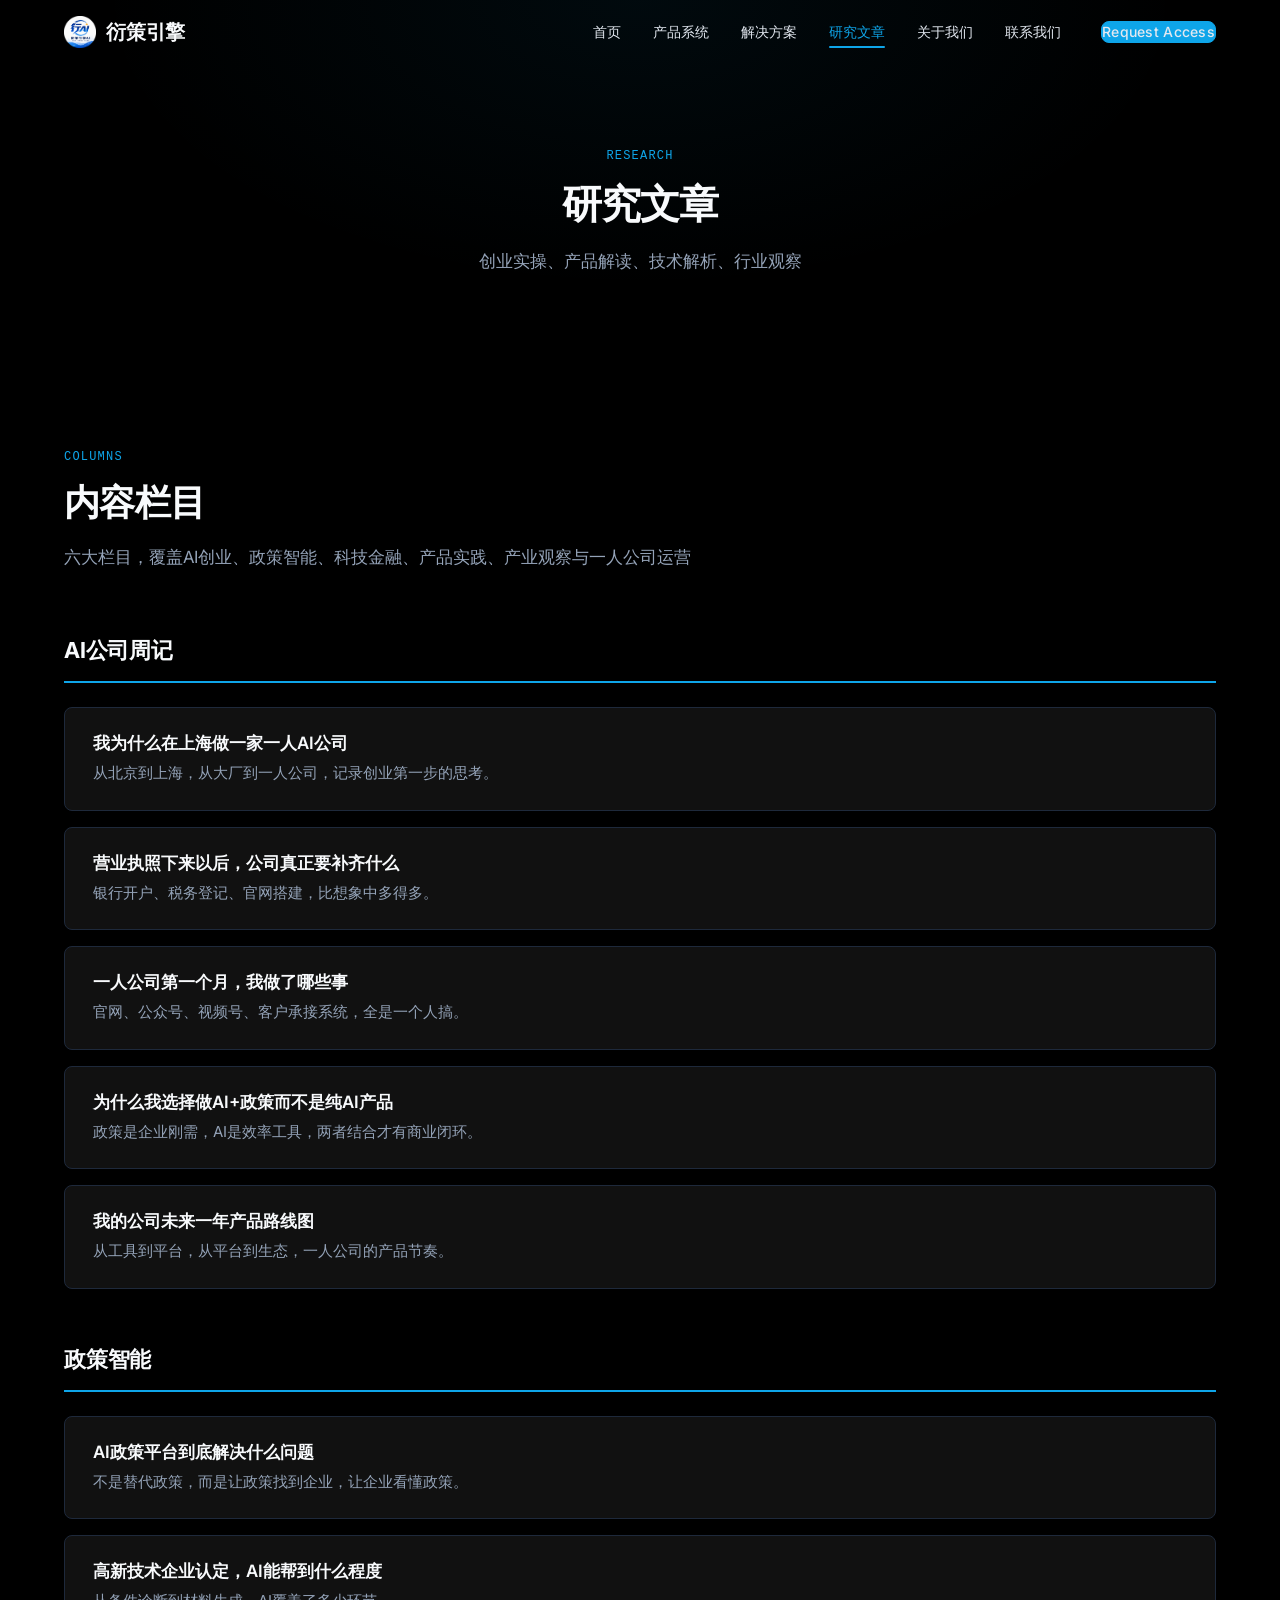
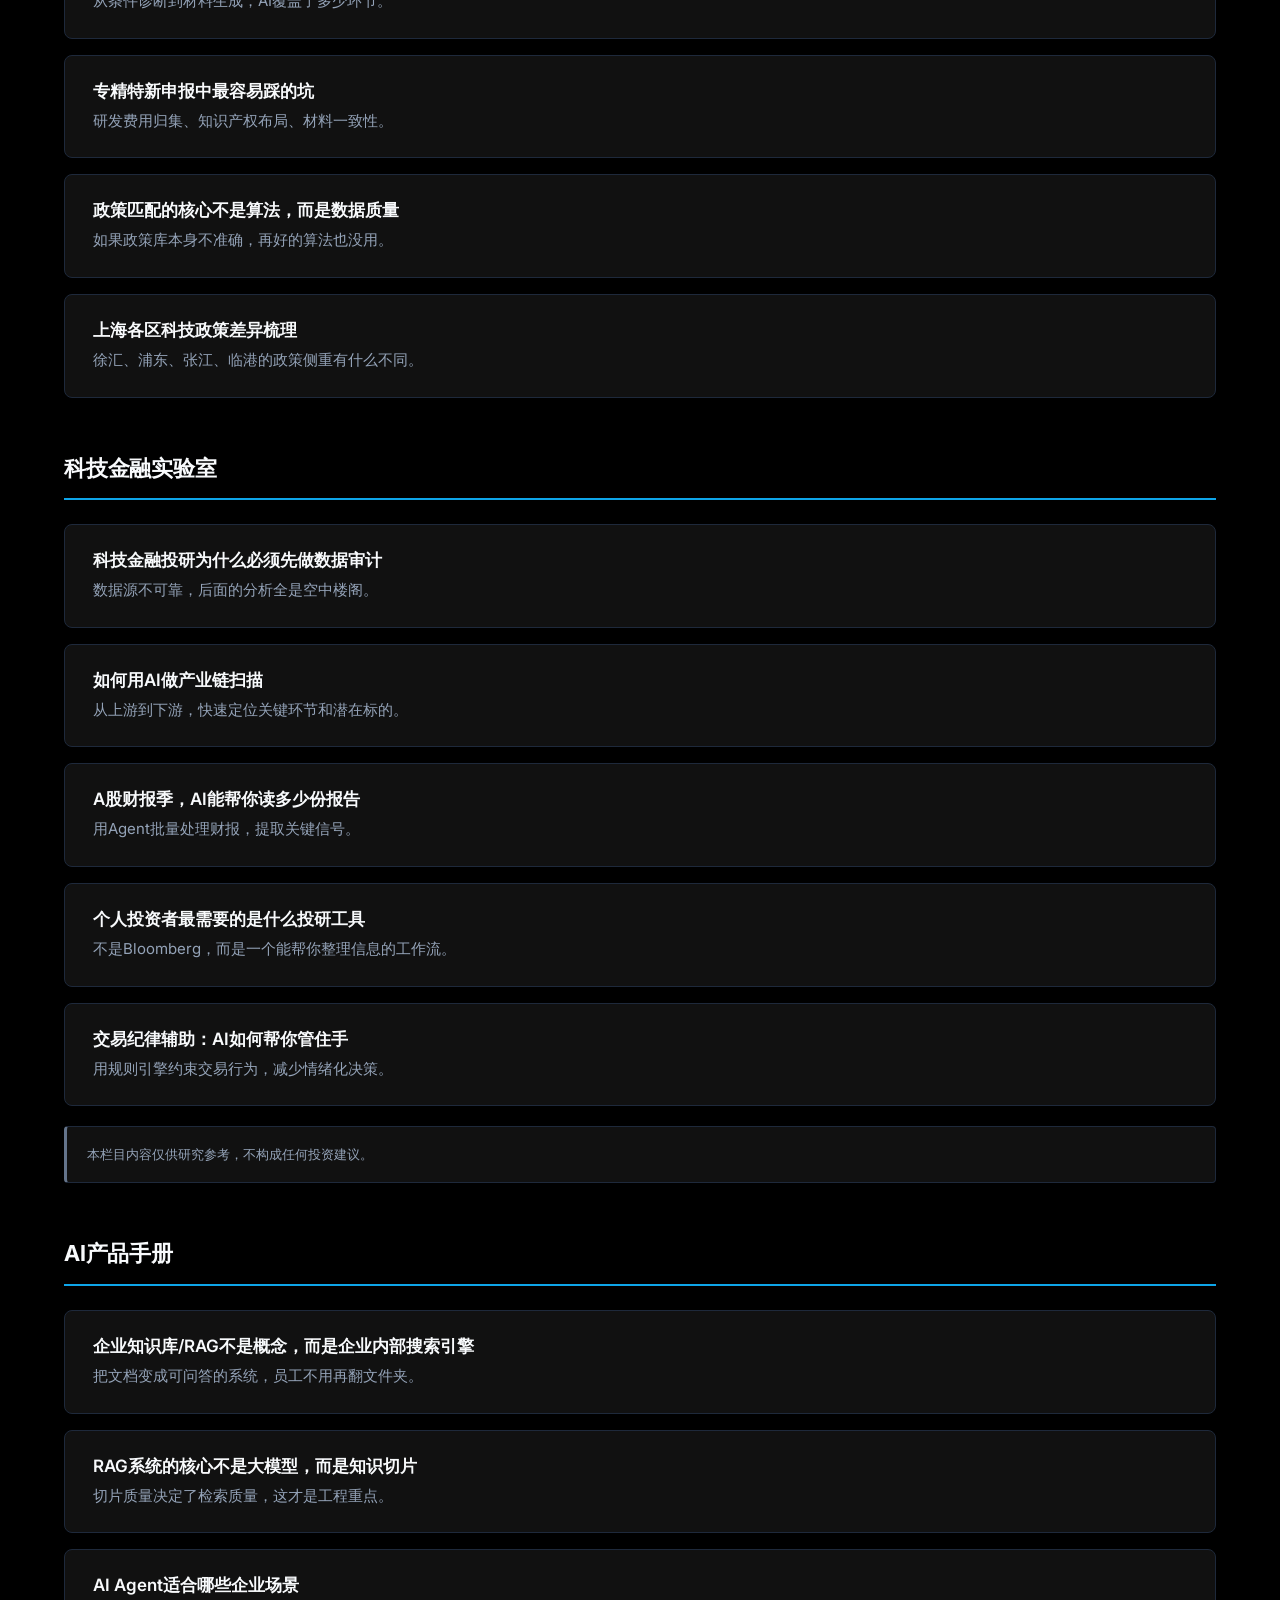
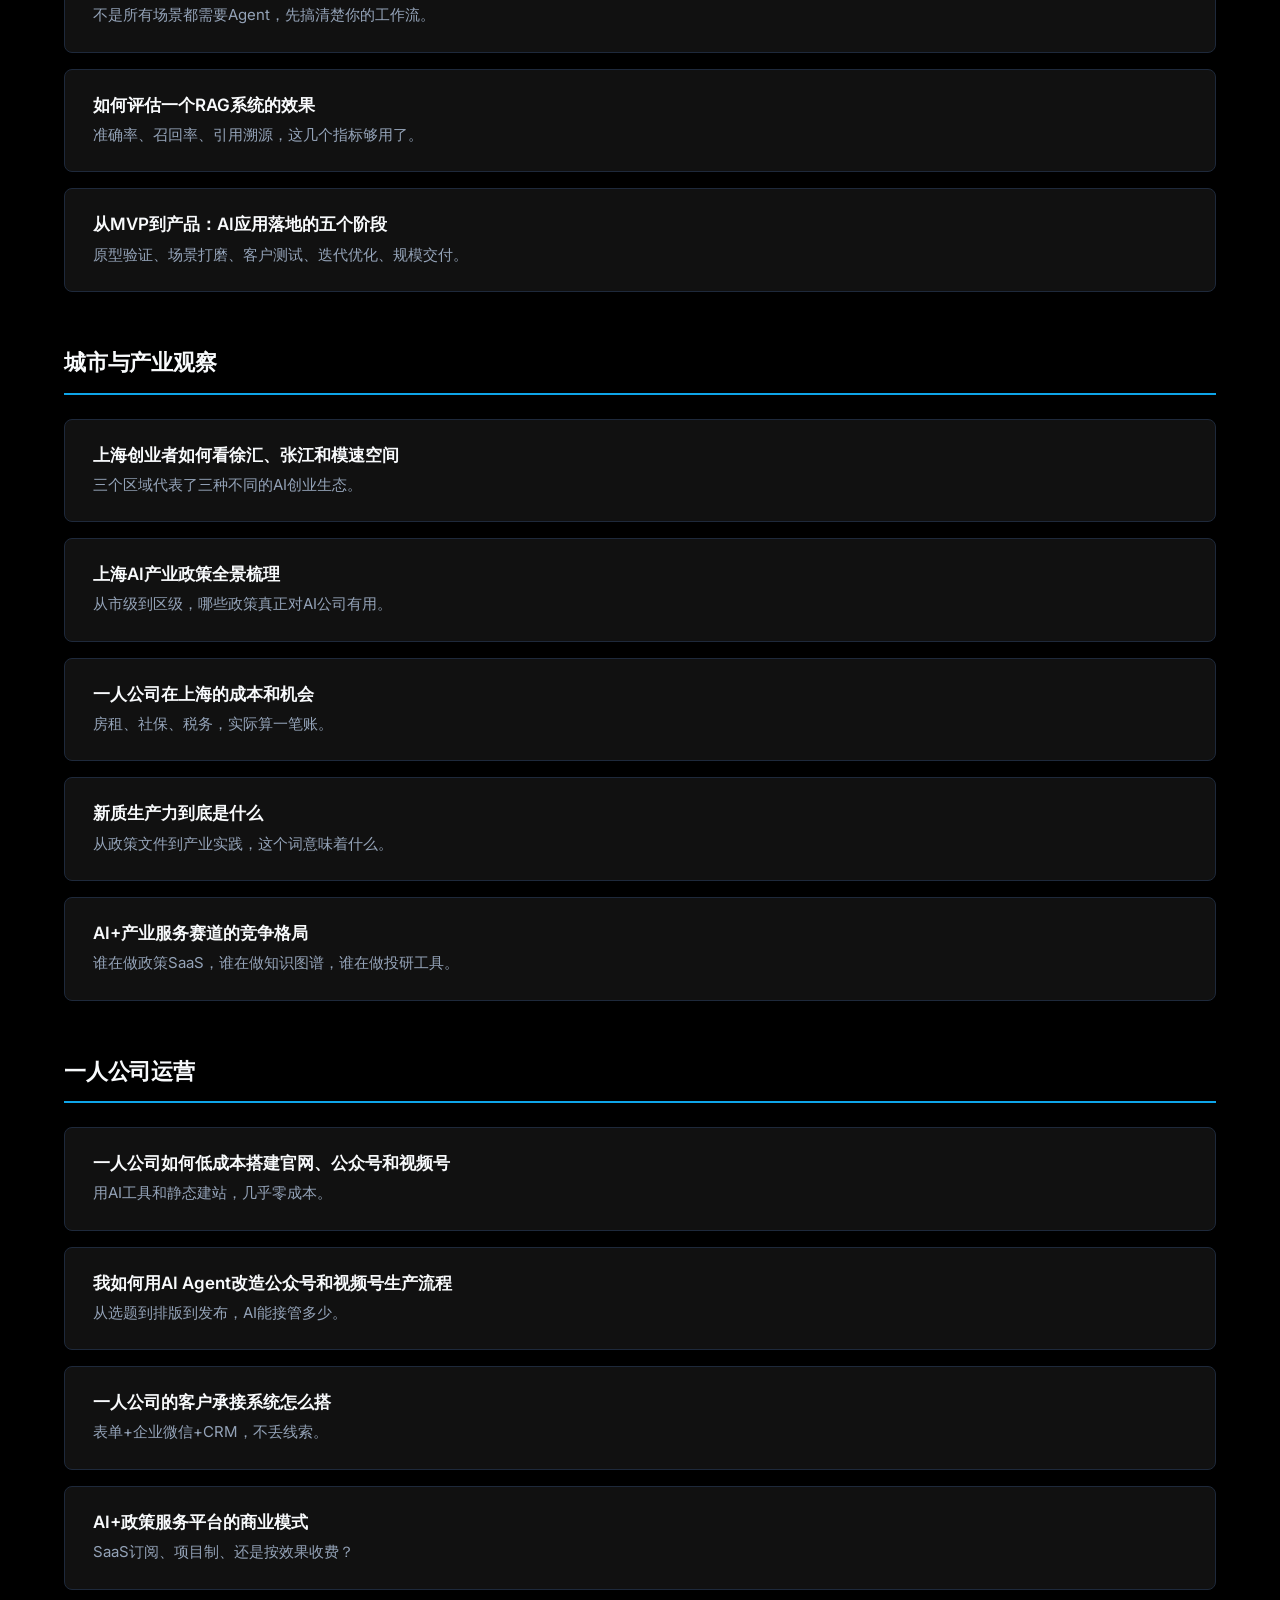
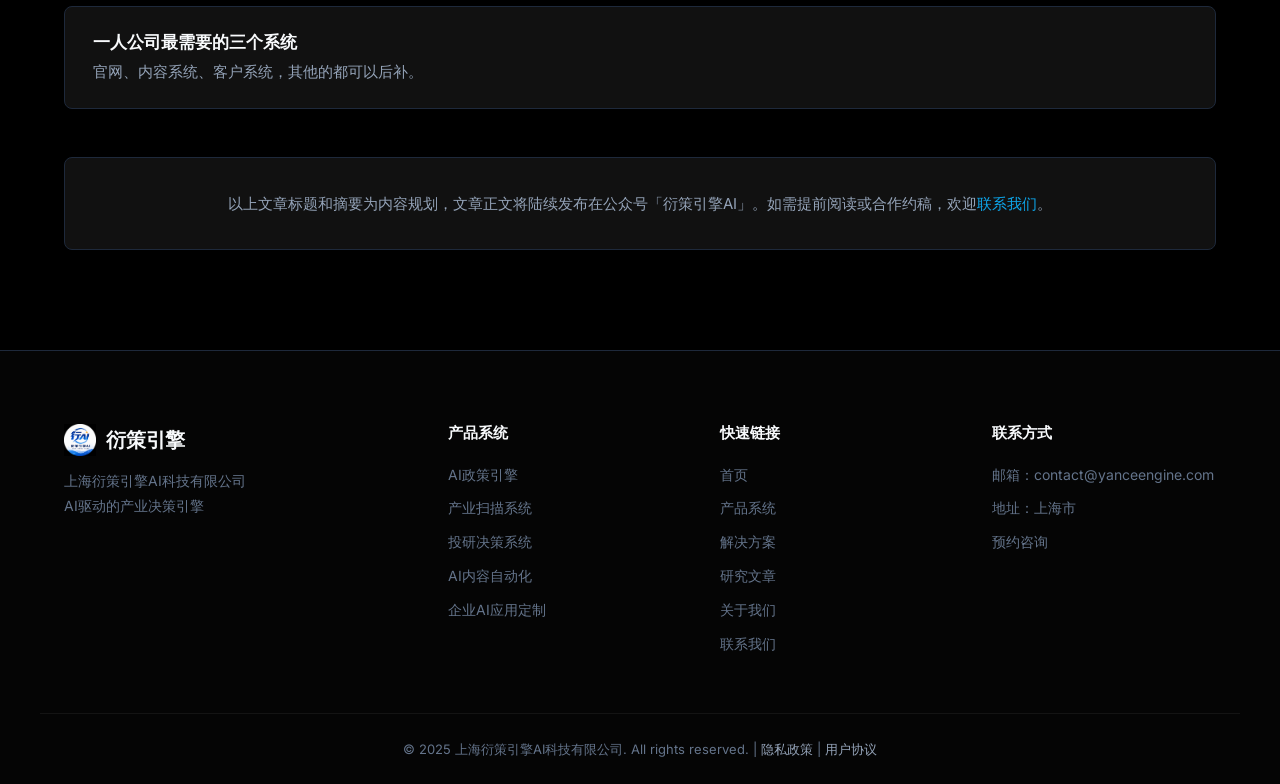
<file: articles.html>
<!DOCTYPE html>
<html lang="zh-CN">
<head>
    <meta charset="UTF-8">
    <meta name="viewport" content="width=device-width, initial-scale=1.0">
    <title>研究文章 - 衍策引擎</title>
    <meta name="description" content="关于AI政策、科技金融、企业知识库和一人公司运营的实践思考。上海衍策引擎AI科技有限公司研究文章合集。">
    <meta name="keywords" content="AI政策,科技金融,企业知识库,RAG,一人公司,创业,政策智能,投研,AI Agent,产业观察">

    <!-- Open Graph Meta -->
    <meta property="og:title" content="研究文章 - 衍策引擎">
    <meta property="og:description" content="关于AI政策、科技金融、企业知识库和一人公司运营的实践思考。">
    <meta property="og:type" content="website">
    <meta property="og:url" content="https://yanceengine.com/articles.html">
    <meta property="og:image" content="assets/og-image.svg">

    <!-- Favicon -->
    <link rel="icon" type="image/svg+xml" href="assets/favicon.svg">

    <!-- Google Fonts -->
    <link rel="preconnect" href="https://fonts.googleapis.com"><link rel="preconnect" href="https://fonts.gstatic.com" crossorigin><link href="https://fonts.googleapis.com/css2?family=Inter:wght@400;500;600;700;800&display=swap" rel="stylesheet">

    <!-- CSS -->
    <link rel="stylesheet" href="css/style.css">
  <!-- Google Analytics -->
  <script async src="https://www.googletagmanager.com/gtag/js?id=G-EHH0K9PXEC"></script>
  <script>
    window.dataLayer = window.dataLayer || [];
    function gtag(){dataLayer.push(arguments);}
    gtag('js', new Date());
    gtag('config', 'G-EHH0K9PXEC');
  </script>

</head>
<body>
    <!-- Header -->
    <header class="site-header">
      <div class="container header-inner">
        <a href="index.html" class="logo">
          <img src="assets/logo-yanceengine.png" alt="衍策引擎" class="logo-img">
          <span>衍策引擎</span>
        </a>
        <nav class="main-nav" id="mainNav">
          <ul>
            <li><a href="index.html">首页</a></li>
            <li><a href="products.html">产品系统</a></li>
            <li><a href="solutions.html">解决方案</a></li>
            <li><a href="articles.html" class="active">研究文章</a></li>
            <li><a href="about.html">关于我们</a></li>
            <li><a href="contact.html">联系我们</a></li>
            <li class="nav-cta"><a href="contact.html" class="btn btn-primary btn-sm">Request Access</a></li>
          </ul>
        </nav>
        <button class="nav-toggle" id="navToggle" aria-label="打开导航菜单">
          <span></span><span></span><span></span>
        </button>
      </div>
    </header>

    <!-- Page Banner -->
    <section class="page-banner">
      <div class="container">
        <div class="section-label">RESEARCH</div>
        <h1>研究文章</h1>
        <p>创业实操、产品解读、技术解析、行业观察</p>
      </div>
    </section>

    <!-- Articles Section -->
    <section class="section">
        <div class="container">
            <div class="section-header fade-in">
                <div class="section-label">COLUMNS</div>
                <h2 class="section-title">内容栏目</h2>
                <p class="section-subtitle">六大栏目，覆盖AI创业、政策智能、科技金融、产品实践、产业观察与一人公司运营</p>
            </div>
            <div class="articles-columns">

                <!-- Column 1: AI公司周记 -->
                <div class="article-column fade-in">
                    <div class="column-header">
                        <h2>AI公司周记</h2>
                    </div>
                    <div class="article-list">
                        <article class="article-item">
                            <h3><a href="#">我为什么在上海做一家一人AI公司</a></h3>
                            <p>从北京到上海，从大厂到一人公司，记录创业第一步的思考。</p>
                        </article>
                        <article class="article-item">
                            <h3><a href="#">营业执照下来以后，公司真正要补齐什么</a></h3>
                            <p>银行开户、税务登记、官网搭建，比想象中多得多。</p>
                        </article>
                        <article class="article-item">
                            <h3><a href="#">一人公司第一个月，我做了哪些事</a></h3>
                            <p>官网、公众号、视频号、客户承接系统，全是一个人搞。</p>
                        </article>
                        <article class="article-item">
                            <h3><a href="#">为什么我选择做AI+政策而不是纯AI产品</a></h3>
                            <p>政策是企业刚需，AI是效率工具，两者结合才有商业闭环。</p>
                        </article>
                        <article class="article-item">
                            <h3><a href="#">我的公司未来一年产品路线图</a></h3>
                            <p>从工具到平台，从平台到生态，一人公司的产品节奏。</p>
                        </article>
                    </div>
                </div>

                <!-- Column 2: 政策智能 -->
                <div class="article-column fade-in">
                    <div class="column-header">
                        <h2>政策智能</h2>
                    </div>
                    <div class="article-list">
                        <article class="article-item">
                            <h3><a href="#">AI政策平台到底解决什么问题</a></h3>
                            <p>不是替代政策，而是让政策找到企业，让企业看懂政策。</p>
                        </article>
                        <article class="article-item">
                            <h3><a href="#">高新技术企业认定，AI能帮到什么程度</a></h3>
                            <p>从条件诊断到材料生成，AI覆盖了多少环节。</p>
                        </article>
                        <article class="article-item">
                            <h3><a href="#">专精特新申报中最容易踩的坑</a></h3>
                            <p>研发费用归集、知识产权布局、材料一致性。</p>
                        </article>
                        <article class="article-item">
                            <h3><a href="#">政策匹配的核心不是算法，而是数据质量</a></h3>
                            <p>如果政策库本身不准确，再好的算法也没用。</p>
                        </article>
                        <article class="article-item">
                            <h3><a href="#">上海各区科技政策差异梳理</a></h3>
                            <p>徐汇、浦东、张江、临港的政策侧重有什么不同。</p>
                        </article>
                    </div>
                </div>

                <!-- Column 3: 科技金融实验室 -->
                <div class="article-column fade-in">
                    <div class="column-header">
                        <h2>科技金融实验室</h2>
                    </div>
                    <div class="article-list">
                        <article class="article-item">
                            <h3><a href="#">科技金融投研为什么必须先做数据审计</a></h3>
                            <p>数据源不可靠，后面的分析全是空中楼阁。</p>
                        </article>
                        <article class="article-item">
                            <h3><a href="#">如何用AI做产业链扫描</a></h3>
                            <p>从上游到下游，快速定位关键环节和潜在标的。</p>
                        </article>
                        <article class="article-item">
                            <h3><a href="#">A股财报季，AI能帮你读多少份报告</a></h3>
                            <p>用Agent批量处理财报，提取关键信号。</p>
                        </article>
                        <article class="article-item">
                            <h3><a href="#">个人投资者最需要的是什么投研工具</a></h3>
                            <p>不是Bloomberg，而是一个能帮你整理信息的工作流。</p>
                        </article>
                        <article class="article-item">
                            <h3><a href="#">交易纪律辅助：AI如何帮你管住手</a></h3>
                            <p>用规则引擎约束交易行为，减少情绪化决策。</p>
                        </article>
                    </div>
                    <div class="disclaimer">
                        <p>本栏目内容仅供研究参考，不构成任何投资建议。</p>
                    </div>
                </div>

                <!-- Column 4: AI产品手册 -->
                <div class="article-column fade-in">
                    <div class="column-header">
                        <h2>AI产品手册</h2>
                    </div>
                    <div class="article-list">
                        <article class="article-item">
                            <h3><a href="#">企业知识库/RAG不是概念，而是企业内部搜索引擎</a></h3>
                            <p>把文档变成可问答的系统，员工不用再翻文件夹。</p>
                        </article>
                        <article class="article-item">
                            <h3><a href="#">RAG系统的核心不是大模型，而是知识切片</a></h3>
                            <p>切片质量决定了检索质量，这才是工程重点。</p>
                        </article>
                        <article class="article-item">
                            <h3><a href="#">AI Agent适合哪些企业场景</a></h3>
                            <p>不是所有场景都需要Agent，先搞清楚你的工作流。</p>
                        </article>
                        <article class="article-item">
                            <h3><a href="#">如何评估一个RAG系统的效果</a></h3>
                            <p>准确率、召回率、引用溯源，这几个指标够用了。</p>
                        </article>
                        <article class="article-item">
                            <h3><a href="#">从MVP到产品：AI应用落地的五个阶段</a></h3>
                            <p>原型验证、场景打磨、客户测试、迭代优化、规模交付。</p>
                        </article>
                    </div>
                </div>

                <!-- Column 5: 城市与产业观察 -->
                <div class="article-column fade-in">
                    <div class="column-header">
                        <h2>城市与产业观察</h2>
                    </div>
                    <div class="article-list">
                        <article class="article-item">
                            <h3><a href="#">上海创业者如何看徐汇、张江和模速空间</a></h3>
                            <p>三个区域代表了三种不同的AI创业生态。</p>
                        </article>
                        <article class="article-item">
                            <h3><a href="#">上海AI产业政策全景梳理</a></h3>
                            <p>从市级到区级，哪些政策真正对AI公司有用。</p>
                        </article>
                        <article class="article-item">
                            <h3><a href="#">一人公司在上海的成本和机会</a></h3>
                            <p>房租、社保、税务，实际算一笔账。</p>
                        </article>
                        <article class="article-item">
                            <h3><a href="#">新质生产力到底是什么</a></h3>
                            <p>从政策文件到产业实践，这个词意味着什么。</p>
                        </article>
                        <article class="article-item">
                            <h3><a href="#">AI+产业服务赛道的竞争格局</a></h3>
                            <p>谁在做政策SaaS，谁在做知识图谱，谁在做投研工具。</p>
                        </article>
                    </div>
                </div>

                <!-- Column 6: 一人公司运营 -->
                <div class="article-column fade-in">
                    <div class="column-header">
                        <h2>一人公司运营</h2>
                    </div>
                    <div class="article-list">
                        <article class="article-item">
                            <h3><a href="#">一人公司如何低成本搭建官网、公众号和视频号</a></h3>
                            <p>用AI工具和静态建站，几乎零成本。</p>
                        </article>
                        <article class="article-item">
                            <h3><a href="#">我如何用AI Agent改造公众号和视频号生产流程</a></h3>
                            <p>从选题到排版到发布，AI能接管多少。</p>
                        </article>
                        <article class="article-item">
                            <h3><a href="#">一人公司的客户承接系统怎么搭</a></h3>
                            <p>表单+企业微信+CRM，不丢线索。</p>
                        </article>
                        <article class="article-item">
                            <h3><a href="#">AI+政策服务平台的商业模式</a></h3>
                            <p>SaaS订阅、项目制、还是按效果收费？</p>
                        </article>
                        <article class="article-item">
                            <h3><a href="#">一人公司最需要的三个系统</a></h3>
                            <p>官网、内容系统、客户系统，其他的都可以后补。</p>
                        </article>
                    </div>
                </div>

            </div>

            <!-- Content Note -->
            <div class="articles-note fade-in">
                <p>以上文章标题和摘要为内容规划，文章正文将陆续发布在公众号「衍策引擎AI」。如需提前阅读或合作约稿，欢迎<a href="contact.html">联系我们</a>。</p>
            </div>
        </div>
    </section>

    <!-- Footer -->
    <footer class="site-footer">
      <div class="container footer-grid">
        <div class="footer-col footer-brand">
          <a href="index.html" class="logo">
            <img src="assets/logo-yanceengine.png" alt="衍策引擎" class="logo-img">
            <span>衍策引擎</span>
          </a>
          <p>上海衍策引擎AI科技有限公司<br>AI驱动的产业决策引擎</p>
        </div>
        <div class="footer-col">
          <h4>产品系统</h4>
          <ul>
            <li><a href="products.html">AI政策引擎</a></li>
            <li><a href="products.html">产业扫描系统</a></li>
            <li><a href="products.html">投研决策系统</a></li>
            <li><a href="products.html">AI内容自动化</a></li>
            <li><a href="products.html">企业AI应用定制</a></li>
          </ul>
        </div>
        <div class="footer-col">
          <h4>快速链接</h4>
          <ul>
            <li><a href="index.html">首页</a></li>
            <li><a href="products.html">产品系统</a></li>
            <li><a href="solutions.html">解决方案</a></li>
            <li><a href="articles.html">研究文章</a></li>
            <li><a href="about.html">关于我们</a></li>
            <li><a href="contact.html">联系我们</a></li>
          </ul>
        </div>
        <div class="footer-col">
          <h4>联系方式</h4>
          <ul>
            <li>邮箱：contact@yanceengine.com</li>
            <li>地址：上海市</li>
            <li><a href="contact.html">预约咨询</a></li>
          </ul>
        </div>
      </div>
      <div class="container footer-bottom">
        <p>&copy; 2025 上海衍策引擎AI科技有限公司. All rights reserved. | <a href="privacy.html">隐私政策</a> | <a href="terms.html">用户协议</a></p>
      </div>
    </footer>

    <!-- JavaScript -->
    <script src="js/main.js"></script>
</body>
</html>
</file>
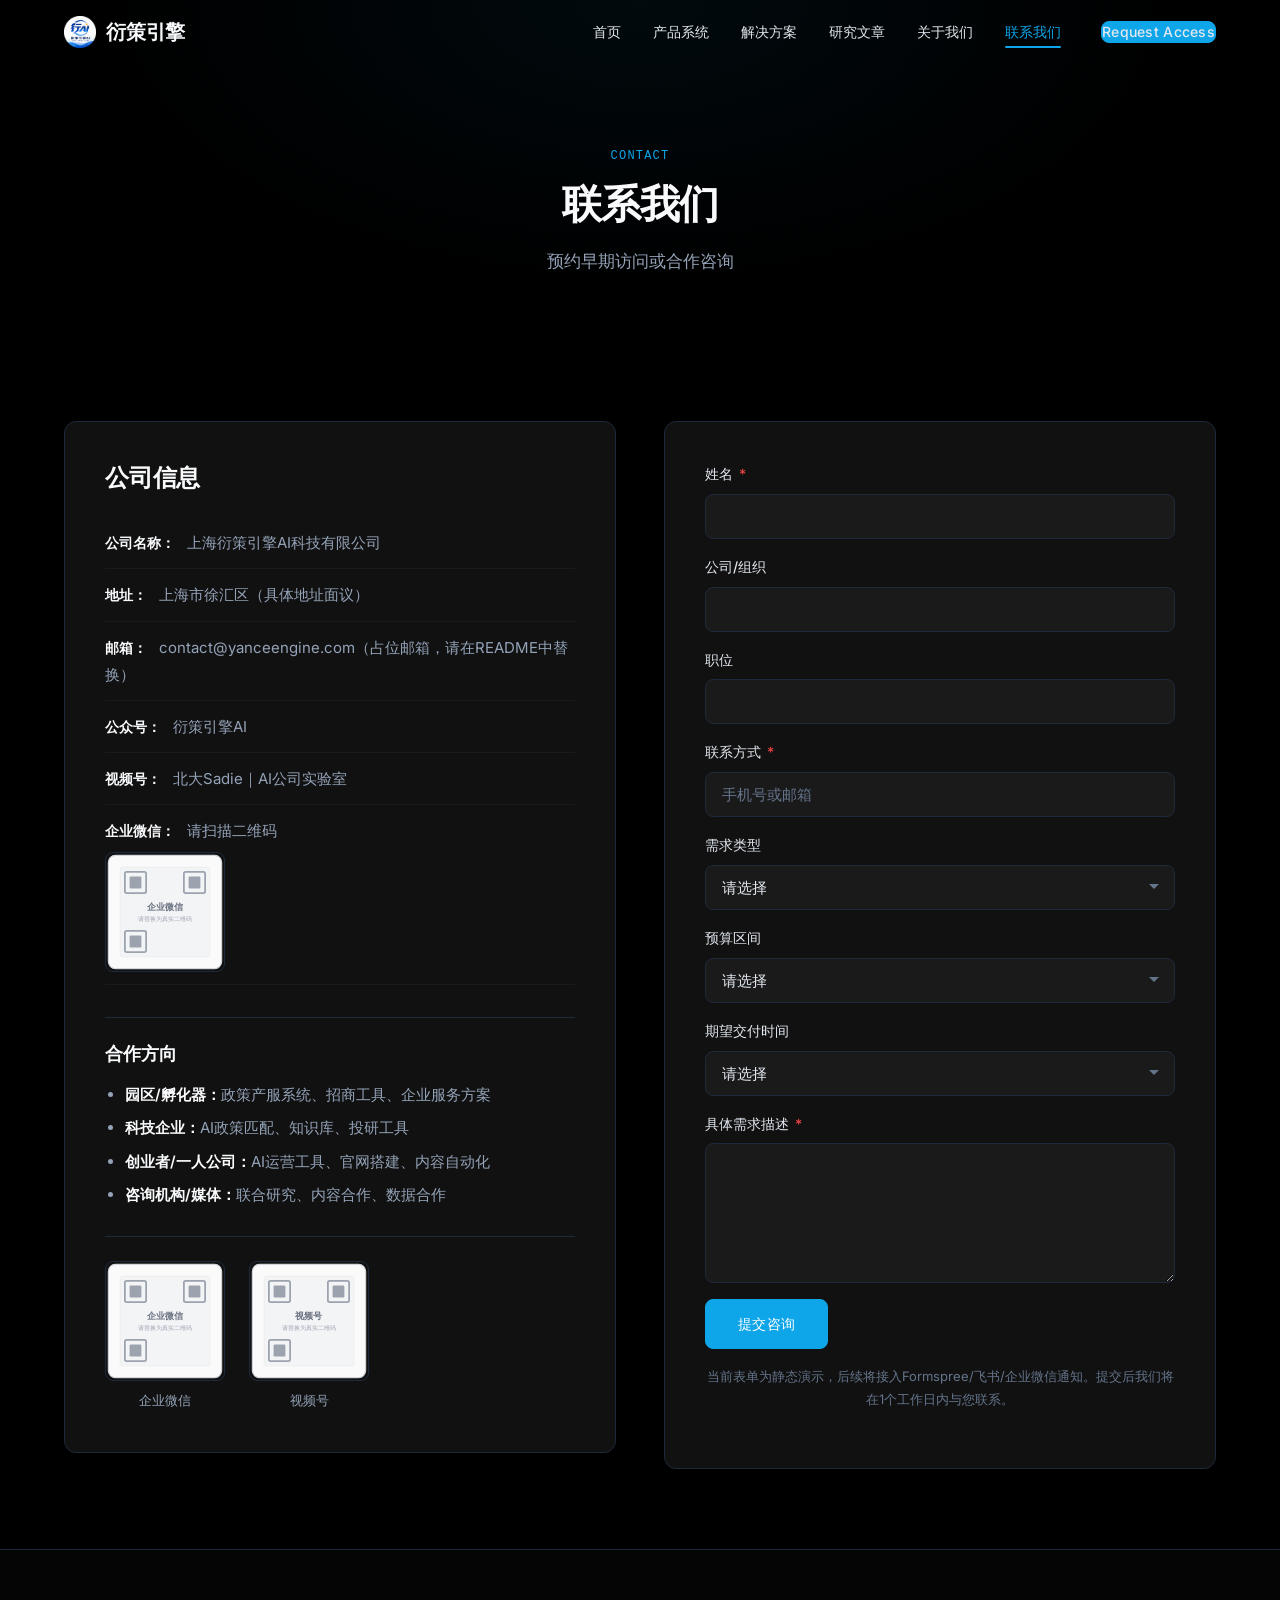
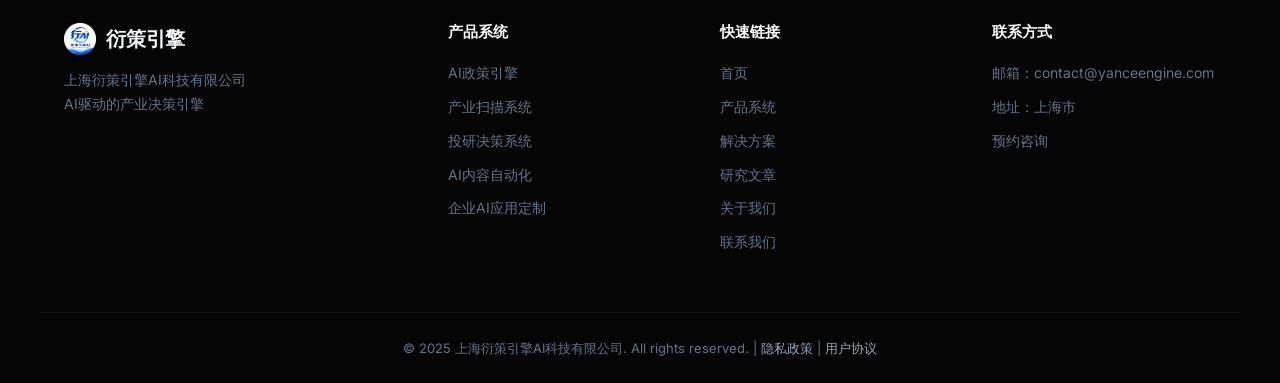
<file: contact.html>
<!DOCTYPE html>
<html lang="zh-CN">
<head>
    <meta charset="UTF-8">
    <meta name="viewport" content="width=device-width, initial-scale=1.0">
    <title>联系我们 - 衍策引擎</title>
    <meta name="description" content="欢迎园区、企业、创业者和咨询机构合作。上海衍策引擎AI科技有限公司，专注AI Agent、RAG企业知识库、政策服务平台、科技金融投研工具与自动化工作流。">
    <meta name="keywords" content="AI公司,一人公司,RAG,企业知识库,政策服务,科技金融,投研工具,AI Agent,自动化工作流,上海创业">

    <!-- Open Graph Meta -->
    <meta property="og:title" content="联系我们 - 衍策引擎">
    <meta property="og:description" content="欢迎园区、企业、创业者和咨询机构合作。上海衍策引擎AI科技有限公司，专注AI Agent、RAG企业知识库、政策服务平台、科技金融投研工具与自动化工作流。">
    <meta property="og:type" content="website">
    <meta property="og:url" content="https://yanceengine.com/contact.html">
    <meta property="og:image" content="assets/og-image.svg">

    <!-- Favicon -->
    <link rel="icon" type="image/svg+xml" href="assets/favicon.svg">

    <!-- Google Fonts -->
    <link rel="preconnect" href="https://fonts.googleapis.com"><link rel="preconnect" href="https://fonts.gstatic.com" crossorigin><link href="https://fonts.googleapis.com/css2?family=Inter:wght@400;500;600;700;800&display=swap" rel="stylesheet">

    <!-- CSS -->
    <link rel="stylesheet" href="css/style.css">
  <!-- Google Analytics -->
  <script async src="https://www.googletagmanager.com/gtag/js?id=G-EHH0K9PXEC"></script>
  <script>
    window.dataLayer = window.dataLayer || [];
    function gtag(){dataLayer.push(arguments);}
    gtag('js', new Date());
    gtag('config', 'G-EHH0K9PXEC');
  </script>

</head>
<body>
    <!-- Header -->
    <header class="site-header">
      <div class="container header-inner">
        <a href="index.html" class="logo">
          <img src="assets/logo-yanceengine.png" alt="衍策引擎" class="logo-img">
          <span>衍策引擎</span>
        </a>
        <nav class="main-nav" id="mainNav">
          <ul>
            <li><a href="index.html">首页</a></li>
            <li><a href="products.html">产品系统</a></li>
            <li><a href="solutions.html">解决方案</a></li>
            <li><a href="articles.html">研究文章</a></li>
            <li><a href="about.html">关于我们</a></li>
            <li><a href="contact.html" class="active">联系我们</a></li>
            <li class="nav-cta"><a href="contact.html" class="btn btn-primary btn-sm">Request Access</a></li>
          </ul>
        </nav>
        <button class="nav-toggle" id="navToggle" aria-label="打开导航菜单">
          <span></span><span></span><span></span>
        </button>
      </div>
    </header>

    <!-- Page Banner -->
    <section class="page-banner">
      <div class="container">
        <div class="section-label">CONTACT</div>
        <h1>联系我们</h1>
        <p>预约早期访问或合作咨询</p>
      </div>
    </section>

    <!-- Contact Section -->
    <section class="contact-section">
        <div class="container">
            <div class="contact-grid">
                <!-- Left: Contact Info Card -->
                <div class="contact-info-card fade-in">
                    <h2>公司信息</h2>
                    <div class="info-item">
                        <strong>公司名称：</strong>
                        <p>上海衍策引擎AI科技有限公司</p>
                    </div>
                    <div class="info-item">
                        <strong>地址：</strong>
                        <p>上海市徐汇区（具体地址面议）</p>
                    </div>
                    <div class="info-item">
                        <strong>邮箱：</strong>
                        <p>contact@yanceengine.com（占位邮箱，请在README中替换）</p>
                    </div>
                    <div class="info-item">
                        <strong>公众号：</strong>
                        <p>衍策引擎AI</p>
                    </div>
                    <div class="info-item">
                        <strong>视频号：</strong>
                        <p>北大Sadie｜AI公司实验室</p>
                    </div>
                    <div class="info-item">
                        <strong>企业微信：</strong>
                        <p>请扫描二维码</p>
                        <img src="assets/qrcode-wechat-placeholder.svg" alt="企业微信二维码（请替换）" class="qrcode-img">
                    </div>

                    <div class="cooperation-section">
                        <h3>合作方向</h3>
                        <ul>
                            <li><strong>园区/孵化器：</strong>政策产服系统、招商工具、企业服务方案</li>
                            <li><strong>科技企业：</strong>AI政策匹配、知识库、投研工具</li>
                            <li><strong>创业者/一人公司：</strong>AI运营工具、官网搭建、内容自动化</li>
                            <li><strong>咨询机构/媒体：</strong>联合研究、内容合作、数据合作</li>
                        </ul>
                    </div>

                    <div class="qrcode-section">
                        <div class="qrcode-item">
                            <img src="assets/qrcode-wechat-placeholder.svg" alt="企业微信二维码（请替换）">
                            <p>企业微信</p>
                        </div>
                        <div class="qrcode-item">
                            <img src="assets/qrcode-video-placeholder.svg" alt="视频号二维码（请替换）">
                            <p>视频号</p>
                        </div>
                    </div>
                </div>

                <!-- Right: Contact Form -->
                <div class="contact-form-wrapper fade-in">
                    <form class="contact-form" id="contactForm">
                        <div class="form-group">
                            <label for="name">姓名 <span class="required">*</span></label>
                            <input type="text" id="name" name="name" required>
                        </div>

                        <div class="form-group">
                            <label for="company">公司/组织</label>
                            <input type="text" id="company" name="company">
                        </div>

                        <div class="form-group">
                            <label for="position">职位</label>
                            <input type="text" id="position" name="position">
                        </div>

                        <div class="form-group">
                            <label for="contact">联系方式 <span class="required">*</span></label>
                            <input type="text" id="contact" name="contact" placeholder="手机号或邮箱" required>
                        </div>

                        <div class="form-group">
                            <label for="needType">需求类型</label>
                            <select id="needType" name="needType">
                                <option value="">请选择</option>
                                <option value="AI政策服务平台">AI政策服务平台</option>
                                <option value="企业知识库/RAG系统">企业知识库/RAG系统</option>
                                <option value="科技金融投研工具">科技金融投研工具</option>
                                <option value="AI内容自动化">AI内容自动化</option>
                                <option value="企业AI应用定制开发">企业AI应用定制开发</option>
                                <option value="园区产服解决方案">园区产服解决方案</option>
                                <option value="内容/研究合作">内容/研究合作</option>
                                <option value="其他">其他</option>
                            </select>
                        </div>

                        <div class="form-group">
                            <label for="budget">预算区间</label>
                            <select id="budget" name="budget">
                                <option value="">请选择</option>
                                <option value="3000元以下">3000元以下</option>
                                <option value="3000-10000元">3000-10000元</option>
                                <option value="10000-30000元">10000-30000元</option>
                                <option value="30000-100000元">30000-100000元</option>
                                <option value="100000元以上">100000元以上</option>
                                <option value="暂不确定">暂不确定</option>
                            </select>
                        </div>

                        <div class="form-group">
                            <label for="timeline">期望交付时间</label>
                            <select id="timeline" name="timeline">
                                <option value="">请选择</option>
                                <option value="1周内">1周内</option>
                                <option value="1个月内">1个月内</option>
                                <option value="3个月内">3个月内</option>
                                <option value="暂不确定">暂不确定</option>
                            </select>
                        </div>

                        <div class="form-group">
                            <label for="description">具体需求描述 <span class="required">*</span></label>
                            <textarea id="description" name="description" rows="5" required></textarea>
                        </div>

                        <button type="submit" class="btn btn-primary">提交咨询</button>

                        <p class="form-note">当前表单为静态演示，后续将接入Formspree/飞书/企业微信通知。提交后我们将在1个工作日内与您联系。</p>
                    </form>
                </div>
            </div>
        </div>
    </section>

    <!-- Footer -->
    <footer class="site-footer">
      <div class="container footer-grid">
        <div class="footer-col footer-brand">
          <a href="index.html" class="logo">
            <img src="assets/logo-yanceengine.png" alt="衍策引擎" class="logo-img">
            <span>衍策引擎</span>
          </a>
          <p>上海衍策引擎AI科技有限公司<br>AI驱动的产业决策引擎</p>
        </div>
        <div class="footer-col">
          <h4>产品系统</h4>
          <ul>
            <li><a href="products.html">AI政策引擎</a></li>
            <li><a href="products.html">产业扫描系统</a></li>
            <li><a href="products.html">投研决策系统</a></li>
            <li><a href="products.html">AI内容自动化</a></li>
            <li><a href="products.html">企业AI应用定制</a></li>
          </ul>
        </div>
        <div class="footer-col">
          <h4>快速链接</h4>
          <ul>
            <li><a href="index.html">首页</a></li>
            <li><a href="products.html">产品系统</a></li>
            <li><a href="solutions.html">解决方案</a></li>
            <li><a href="articles.html">研究文章</a></li>
            <li><a href="about.html">关于我们</a></li>
            <li><a href="contact.html">联系我们</a></li>
          </ul>
        </div>
        <div class="footer-col">
          <h4>联系方式</h4>
          <ul>
            <li>邮箱：contact@yanceengine.com</li>
            <li>地址：上海市</li>
            <li><a href="contact.html">预约咨询</a></li>
          </ul>
        </div>
      </div>
      <div class="container footer-bottom">
        <p>&copy; 2025 上海衍策引擎AI科技有限公司. All rights reserved. | <a href="privacy.html">隐私政策</a> | <a href="terms.html">用户协议</a></p>
      </div>
    </footer>

    <!-- JavaScript -->
    <script src="js/main.js"></script>
</body>
</html>
</file>
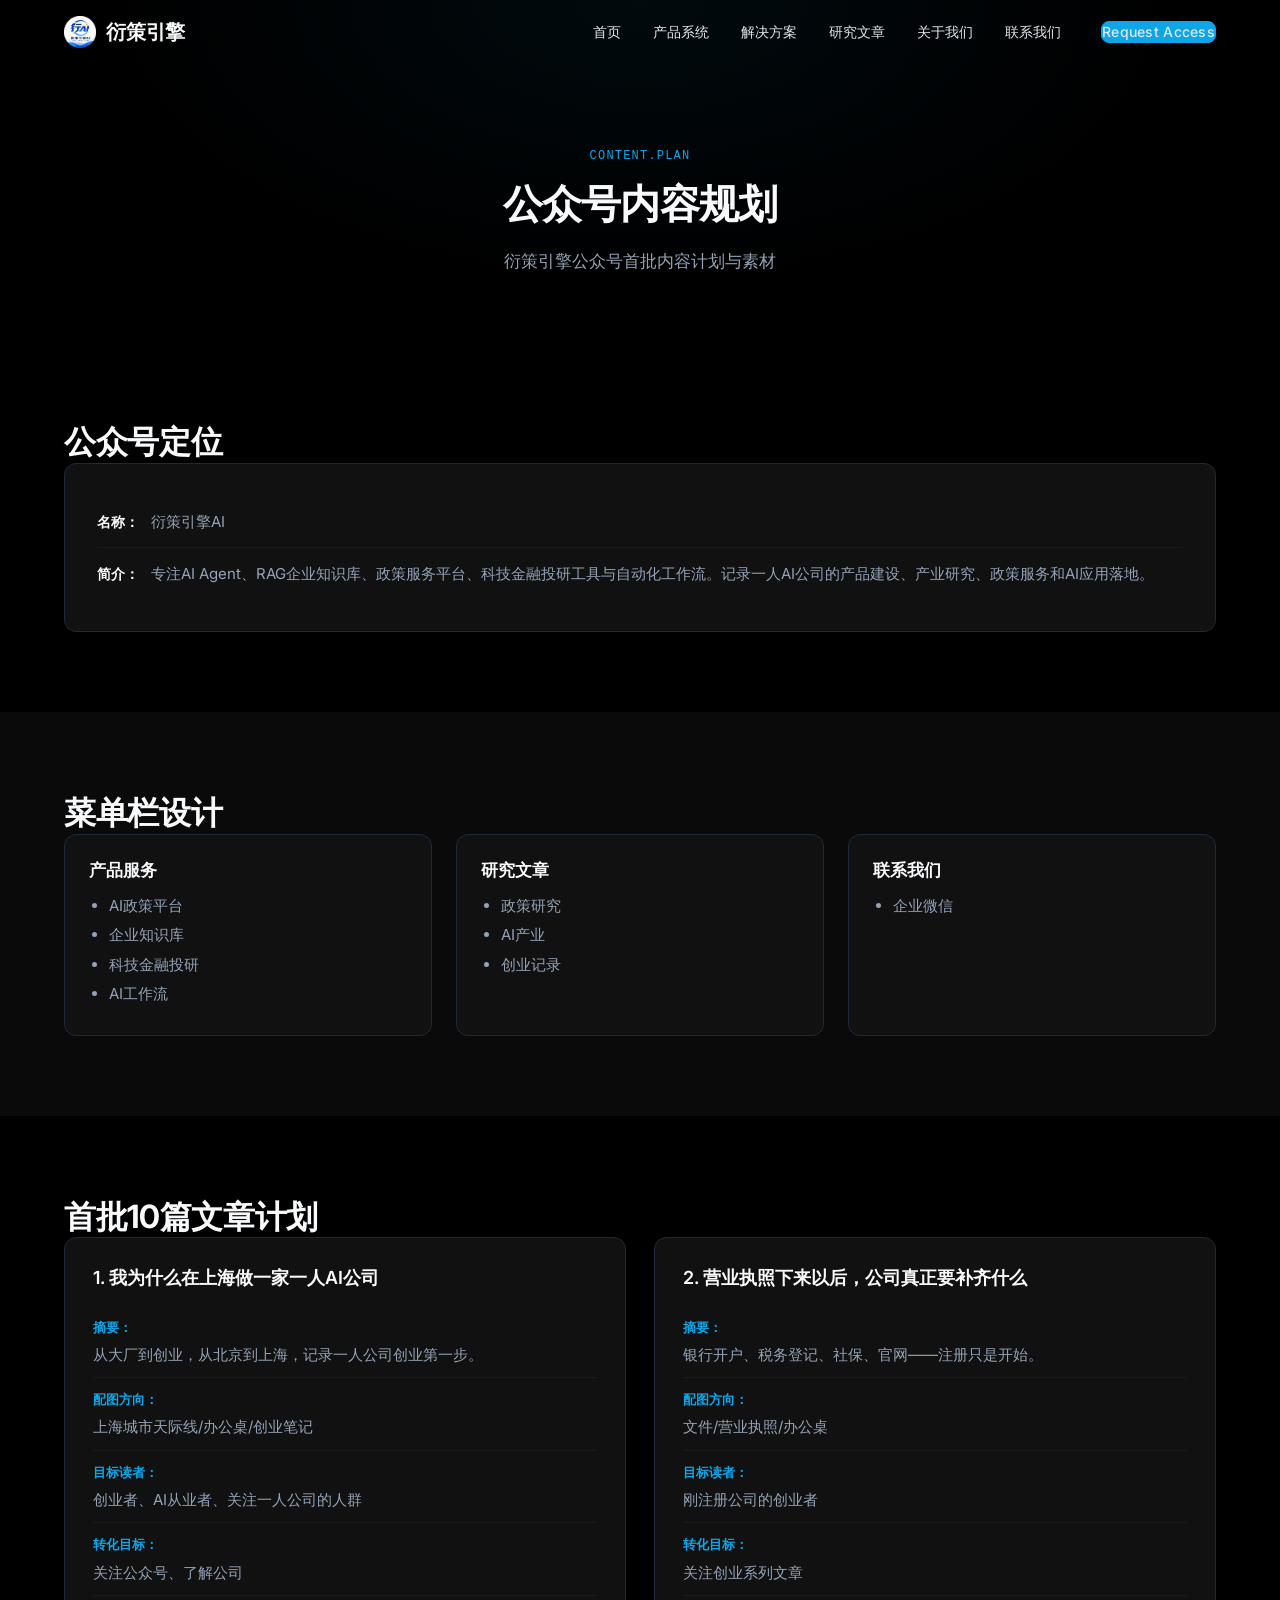
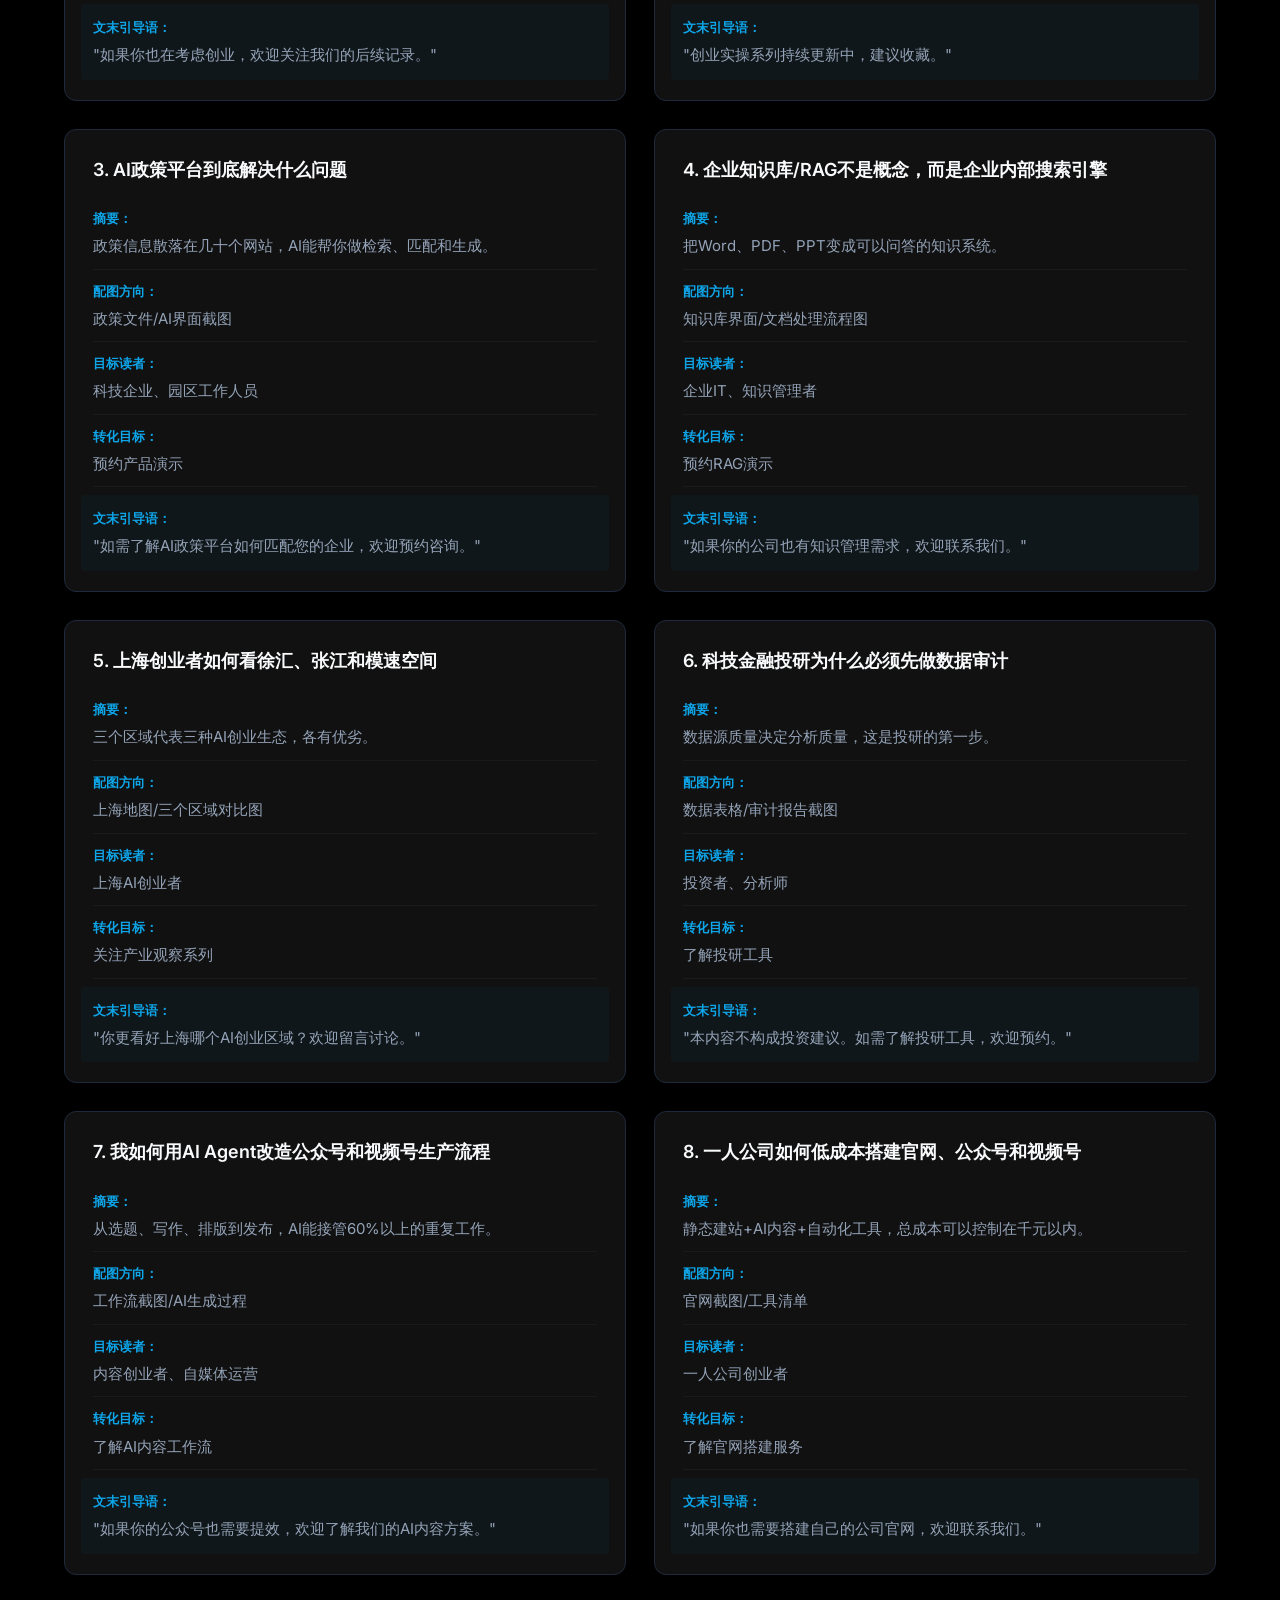
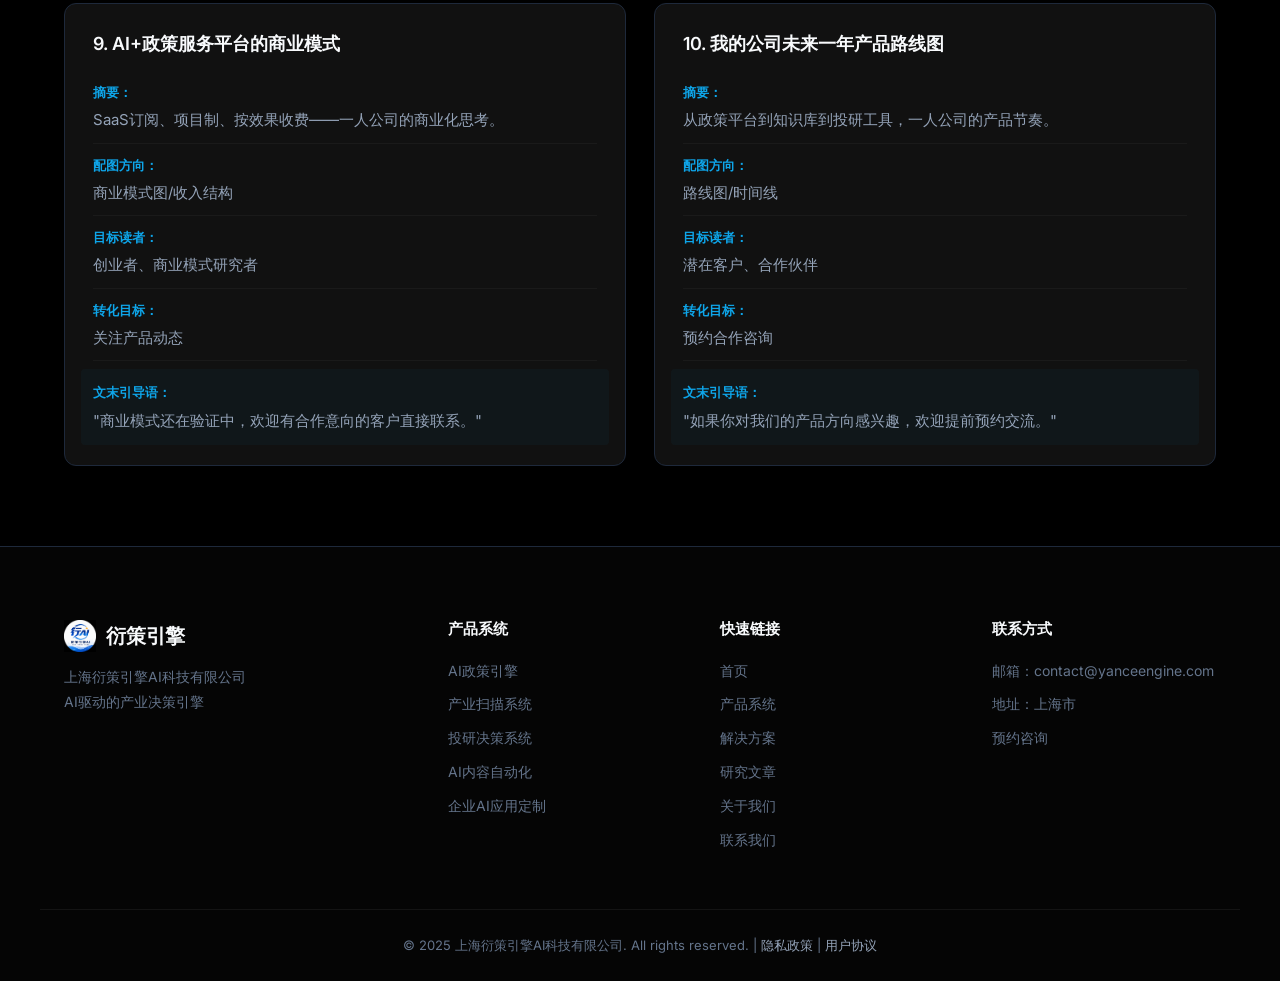
<file: content-plan.html>
<!DOCTYPE html>
<html lang="zh-CN">
<head>
    <meta charset="UTF-8">
    <meta name="viewport" content="width=device-width, initial-scale=1.0">
    <title>公众号内容素材 - 衍策引擎</title>
    <meta name="description" content="衍策引擎公众号首批内容计划与素材，专注AI Agent、RAG企业知识库、政策服务平台、科技金融投研工具与自动化工作流。">
    <meta name="keywords" content="公众号内容,内容规划,AI创业,一人公司,政策服务,RAG知识库,科技金融,内容营销">

    <!-- Open Graph Meta -->
    <meta property="og:title" content="公众号内容素材 - 衍策引擎">
    <meta property="og:description" content="衍策引擎公众号首批内容计划与素材，专注AI Agent、RAG企业知识库、政策服务平台、科技金融投研工具与自动化工作流。">
    <meta property="og:type" content="website">
    <meta property="og:url" content="https://yanceengine.com/content-plan.html">
    <meta property="og:image" content="assets/og-image.svg">

    <!-- Favicon -->
    <link rel="icon" type="image/svg+xml" href="assets/favicon.svg">

    <!-- Google Fonts -->
    <link rel="preconnect" href="https://fonts.googleapis.com">
    <link rel="preconnect" href="https://fonts.gstatic.com" crossorigin>
    <link href="https://fonts.googleapis.com/css2?family=Inter:wght@300;400;500;600;700&display=swap" rel="stylesheet">

    <!-- CSS -->
    <link rel="stylesheet" href="css/style.css">
  <!-- Google Analytics -->
  <script async src="https://www.googletagmanager.com/gtag/js?id=G-EHH0K9PXEC"></script>
  <script>
    window.dataLayer = window.dataLayer || [];
    function gtag(){dataLayer.push(arguments);}
    gtag('js', new Date());
    gtag('config', 'G-EHH0K9PXEC');
  </script>

</head>
<body>
    <!-- Header -->
    <header class="site-header">
      <div class="container header-inner">
        <a href="index.html" class="logo">
          <img src="assets/logo-yanceengine.png" alt="衍策引擎" class="logo-img">
          <span>衍策引擎</span>
        </a>
        <nav class="main-nav" id="mainNav">
          <ul>
            <li><a href="index.html">首页</a></li>
            <li><a href="products.html">产品系统</a></li>
            <li><a href="solutions.html">解决方案</a></li>
            <li><a href="articles.html">研究文章</a></li>
            <li><a href="about.html">关于我们</a></li>
            <li><a href="contact.html">联系我们</a></li>
            <li class="nav-cta"><a href="contact.html" class="btn btn-primary btn-sm">Request Access</a></li>
          </ul>
        </nav>
        <button class="nav-toggle" id="navToggle" aria-label="打开导航菜单">
          <span></span><span></span><span></span>
        </button>
      </div>
    </header>

    <!-- Page Banner -->
    <section class="page-banner">
        <div class="container">
            <span class="section-label">CONTENT.PLAN</span>
            <h1>公众号内容规划</h1>
            <p>衍策引擎公众号首批内容计划与素材</p>
        </div>
    </section>

    <!-- Section 1: 公众号定位 -->
    <section class="content-section fade-in">
        <div class="container">
            <h2>公众号定位</h2>
            <div class="info-card">
                <div class="info-item">
                    <strong>名称：</strong>
                    <p>衍策引擎AI</p>
                </div>
                <div class="info-item">
                    <strong>简介：</strong>
                    <p>专注AI Agent、RAG企业知识库、政策服务平台、科技金融投研工具与自动化工作流。记录一人AI公司的产品建设、产业研究、政策服务和AI应用落地。</p>
                </div>
            </div>
        </div>
    </section>

    <!-- Section 2: 菜单栏设计 -->
    <section class="content-section bg-light fade-in">
        <div class="container">
            <h2>菜单栏设计</h2>
            <div class="menu-grid">
                <div class="menu-card">
                    <h3>产品服务</h3>
                    <ul>
                        <li>AI政策平台</li>
                        <li>企业知识库</li>
                        <li>科技金融投研</li>
                        <li>AI工作流</li>
                    </ul>
                </div>
                <div class="menu-card">
                    <h3>研究文章</h3>
                    <ul>
                        <li>政策研究</li>
                        <li>AI产业</li>
                        <li>创业记录</li>
                    </ul>
                </div>
                <div class="menu-card">
                    <h3>联系我们</h3>
                    <ul>
                        <li>企业微信</li>
                    </ul>
                </div>
            </div>
        </div>
    </section>

    <!-- Section 3: 首批10篇文章计划 -->
    <section class="content-section fade-in">
        <div class="container">
            <h2>首批10篇文章计划</h2>
            <div class="article-cards">

                <!-- Article 1 -->
                <div class="article-card">
                    <h3>1. 我为什么在上海做一家一人AI公司</h3>
                    <div class="article-detail">
                        <strong>摘要：</strong>
                        <p>从大厂到创业，从北京到上海，记录一人公司创业第一步。</p>
                    </div>
                    <div class="article-detail">
                        <strong>配图方向：</strong>
                        <p>上海城市天际线/办公桌/创业笔记</p>
                    </div>
                    <div class="article-detail">
                        <strong>目标读者：</strong>
                        <p>创业者、AI从业者、关注一人公司的人群</p>
                    </div>
                    <div class="article-detail">
                        <strong>转化目标：</strong>
                        <p>关注公众号、了解公司</p>
                    </div>
                    <div class="article-detail highlight">
                        <strong>文末引导语：</strong>
                        <p>"如果你也在考虑创业，欢迎关注我们的后续记录。"</p>
                    </div>
                </div>

                <!-- Article 2 -->
                <div class="article-card">
                    <h3>2. 营业执照下来以后，公司真正要补齐什么</h3>
                    <div class="article-detail">
                        <strong>摘要：</strong>
                        <p>银行开户、税务登记、社保、官网——注册只是开始。</p>
                    </div>
                    <div class="article-detail">
                        <strong>配图方向：</strong>
                        <p>文件/营业执照/办公桌</p>
                    </div>
                    <div class="article-detail">
                        <strong>目标读者：</strong>
                        <p>刚注册公司的创业者</p>
                    </div>
                    <div class="article-detail">
                        <strong>转化目标：</strong>
                        <p>关注创业系列文章</p>
                    </div>
                    <div class="article-detail highlight">
                        <strong>文末引导语：</strong>
                        <p>"创业实操系列持续更新中，建议收藏。"</p>
                    </div>
                </div>

                <!-- Article 3 -->
                <div class="article-card">
                    <h3>3. AI政策平台到底解决什么问题</h3>
                    <div class="article-detail">
                        <strong>摘要：</strong>
                        <p>政策信息散落在几十个网站，AI能帮你做检索、匹配和生成。</p>
                    </div>
                    <div class="article-detail">
                        <strong>配图方向：</strong>
                        <p>政策文件/AI界面截图</p>
                    </div>
                    <div class="article-detail">
                        <strong>目标读者：</strong>
                        <p>科技企业、园区工作人员</p>
                    </div>
                    <div class="article-detail">
                        <strong>转化目标：</strong>
                        <p>预约产品演示</p>
                    </div>
                    <div class="article-detail highlight">
                        <strong>文末引导语：</strong>
                        <p>"如需了解AI政策平台如何匹配您的企业，欢迎预约咨询。"</p>
                    </div>
                </div>

                <!-- Article 4 -->
                <div class="article-card">
                    <h3>4. 企业知识库/RAG不是概念，而是企业内部搜索引擎</h3>
                    <div class="article-detail">
                        <strong>摘要：</strong>
                        <p>把Word、PDF、PPT变成可以问答的知识系统。</p>
                    </div>
                    <div class="article-detail">
                        <strong>配图方向：</strong>
                        <p>知识库界面/文档处理流程图</p>
                    </div>
                    <div class="article-detail">
                        <strong>目标读者：</strong>
                        <p>企业IT、知识管理者</p>
                    </div>
                    <div class="article-detail">
                        <strong>转化目标：</strong>
                        <p>预约RAG演示</p>
                    </div>
                    <div class="article-detail highlight">
                        <strong>文末引导语：</strong>
                        <p>"如果你的公司也有知识管理需求，欢迎联系我们。"</p>
                    </div>
                </div>

                <!-- Article 5 -->
                <div class="article-card">
                    <h3>5. 上海创业者如何看徐汇、张江和模速空间</h3>
                    <div class="article-detail">
                        <strong>摘要：</strong>
                        <p>三个区域代表三种AI创业生态，各有优劣。</p>
                    </div>
                    <div class="article-detail">
                        <strong>配图方向：</strong>
                        <p>上海地图/三个区域对比图</p>
                    </div>
                    <div class="article-detail">
                        <strong>目标读者：</strong>
                        <p>上海AI创业者</p>
                    </div>
                    <div class="article-detail">
                        <strong>转化目标：</strong>
                        <p>关注产业观察系列</p>
                    </div>
                    <div class="article-detail highlight">
                        <strong>文末引导语：</strong>
                        <p>"你更看好上海哪个AI创业区域？欢迎留言讨论。"</p>
                    </div>
                </div>

                <!-- Article 6 -->
                <div class="article-card">
                    <h3>6. 科技金融投研为什么必须先做数据审计</h3>
                    <div class="article-detail">
                        <strong>摘要：</strong>
                        <p>数据源质量决定分析质量，这是投研的第一步。</p>
                    </div>
                    <div class="article-detail">
                        <strong>配图方向：</strong>
                        <p>数据表格/审计报告截图</p>
                    </div>
                    <div class="article-detail">
                        <strong>目标读者：</strong>
                        <p>投资者、分析师</p>
                    </div>
                    <div class="article-detail">
                        <strong>转化目标：</strong>
                        <p>了解投研工具</p>
                    </div>
                    <div class="article-detail highlight">
                        <strong>文末引导语：</strong>
                        <p>"本内容不构成投资建议。如需了解投研工具，欢迎预约。"</p>
                    </div>
                </div>

                <!-- Article 7 -->
                <div class="article-card">
                    <h3>7. 我如何用AI Agent改造公众号和视频号生产流程</h3>
                    <div class="article-detail">
                        <strong>摘要：</strong>
                        <p>从选题、写作、排版到发布，AI能接管60%以上的重复工作。</p>
                    </div>
                    <div class="article-detail">
                        <strong>配图方向：</strong>
                        <p>工作流截图/AI生成过程</p>
                    </div>
                    <div class="article-detail">
                        <strong>目标读者：</strong>
                        <p>内容创业者、自媒体运营</p>
                    </div>
                    <div class="article-detail">
                        <strong>转化目标：</strong>
                        <p>了解AI内容工作流</p>
                    </div>
                    <div class="article-detail highlight">
                        <strong>文末引导语：</strong>
                        <p>"如果你的公众号也需要提效，欢迎了解我们的AI内容方案。"</p>
                    </div>
                </div>

                <!-- Article 8 -->
                <div class="article-card">
                    <h3>8. 一人公司如何低成本搭建官网、公众号和视频号</h3>
                    <div class="article-detail">
                        <strong>摘要：</strong>
                        <p>静态建站+AI内容+自动化工具，总成本可以控制在千元以内。</p>
                    </div>
                    <div class="article-detail">
                        <strong>配图方向：</strong>
                        <p>官网截图/工具清单</p>
                    </div>
                    <div class="article-detail">
                        <strong>目标读者：</strong>
                        <p>一人公司创业者</p>
                    </div>
                    <div class="article-detail">
                        <strong>转化目标：</strong>
                        <p>了解官网搭建服务</p>
                    </div>
                    <div class="article-detail highlight">
                        <strong>文末引导语：</strong>
                        <p>"如果你也需要搭建自己的公司官网，欢迎联系我们。"</p>
                    </div>
                </div>

                <!-- Article 9 -->
                <div class="article-card">
                    <h3>9. AI+政策服务平台的商业模式</h3>
                    <div class="article-detail">
                        <strong>摘要：</strong>
                        <p>SaaS订阅、项目制、按效果收费——一人公司的商业化思考。</p>
                    </div>
                    <div class="article-detail">
                        <strong>配图方向：</strong>
                        <p>商业模式图/收入结构</p>
                    </div>
                    <div class="article-detail">
                        <strong>目标读者：</strong>
                        <p>创业者、商业模式研究者</p>
                    </div>
                    <div class="article-detail">
                        <strong>转化目标：</strong>
                        <p>关注产品动态</p>
                    </div>
                    <div class="article-detail highlight">
                        <strong>文末引导语：</strong>
                        <p>"商业模式还在验证中，欢迎有合作意向的客户直接联系。"</p>
                    </div>
                </div>

                <!-- Article 10 -->
                <div class="article-card">
                    <h3>10. 我的公司未来一年产品路线图</h3>
                    <div class="article-detail">
                        <strong>摘要：</strong>
                        <p>从政策平台到知识库到投研工具，一人公司的产品节奏。</p>
                    </div>
                    <div class="article-detail">
                        <strong>配图方向：</strong>
                        <p>路线图/时间线</p>
                    </div>
                    <div class="article-detail">
                        <strong>目标读者：</strong>
                        <p>潜在客户、合作伙伴</p>
                    </div>
                    <div class="article-detail">
                        <strong>转化目标：</strong>
                        <p>预约合作咨询</p>
                    </div>
                    <div class="article-detail highlight">
                        <strong>文末引导语：</strong>
                        <p>"如果你对我们的产品方向感兴趣，欢迎提前预约交流。"</p>
                    </div>
                </div>

            </div>
        </div>
    </section>

    <!-- Footer -->
    <footer class="site-footer">
      <div class="container footer-grid">
        <div class="footer-col footer-brand">
          <a href="index.html" class="logo">
            <img src="assets/logo-yanceengine.png" alt="衍策引擎" class="logo-img">
            <span>衍策引擎</span>
          </a>
          <p>上海衍策引擎AI科技有限公司<br>AI驱动的产业决策引擎</p>
        </div>
        <div class="footer-col">
          <h4>产品系统</h4>
          <ul>
            <li><a href="products.html">AI政策引擎</a></li>
            <li><a href="products.html">产业扫描系统</a></li>
            <li><a href="products.html">投研决策系统</a></li>
            <li><a href="products.html">AI内容自动化</a></li>
            <li><a href="products.html">企业AI应用定制</a></li>
          </ul>
        </div>
        <div class="footer-col">
          <h4>快速链接</h4>
          <ul>
            <li><a href="index.html">首页</a></li>
            <li><a href="products.html">产品系统</a></li>
            <li><a href="solutions.html">解决方案</a></li>
            <li><a href="articles.html">研究文章</a></li>
            <li><a href="about.html">关于我们</a></li>
            <li><a href="contact.html">联系我们</a></li>
          </ul>
        </div>
        <div class="footer-col">
          <h4>联系方式</h4>
          <ul>
            <li>邮箱：contact@yanceengine.com</li>
            <li>地址：上海市</li>
            <li><a href="contact.html">预约咨询</a></li>
          </ul>
        </div>
      </div>
      <div class="container footer-bottom">
        <p>&copy; 2025 上海衍策引擎AI科技有限公司. All rights reserved. | <a href="privacy.html">隐私政策</a> | <a href="terms.html">用户协议</a></p>
      </div>
    </footer>

    <!-- JavaScript -->
    <script src="js/main.js"></script>
</body>
</html>
</file>
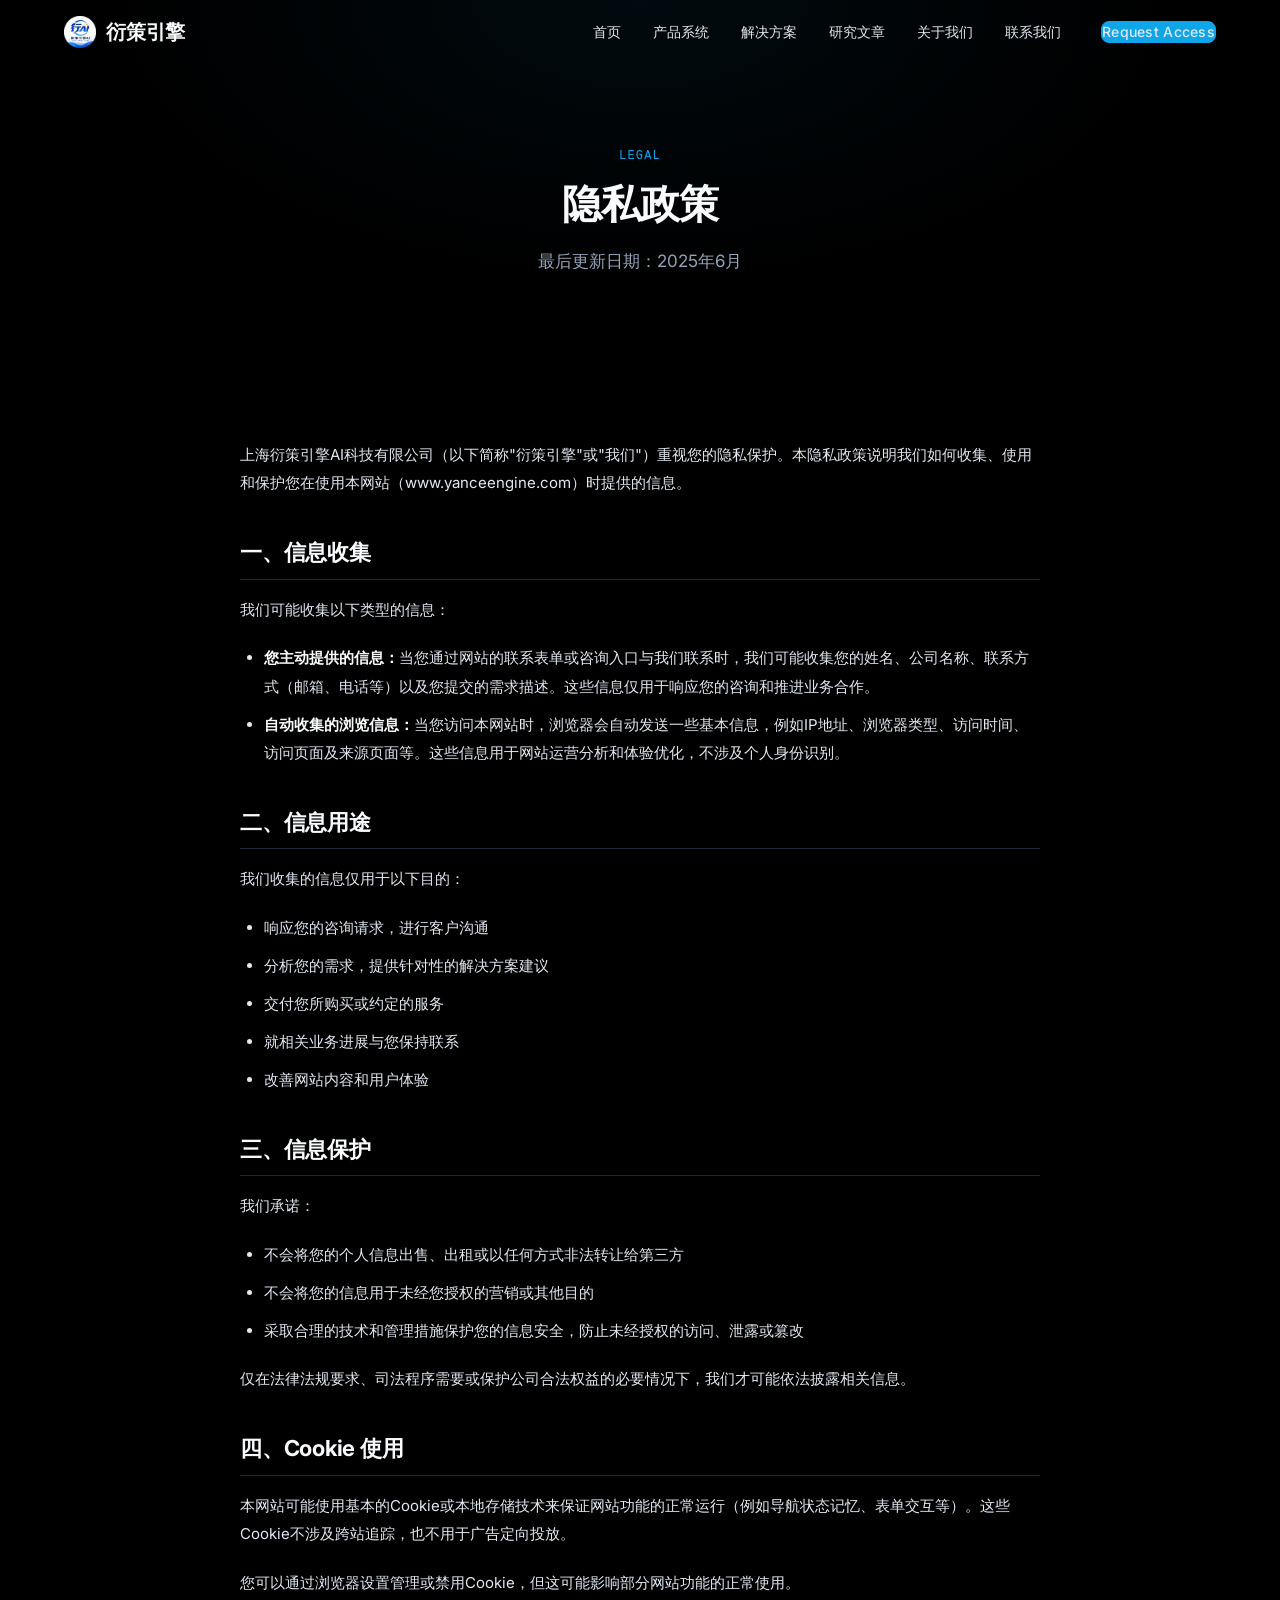
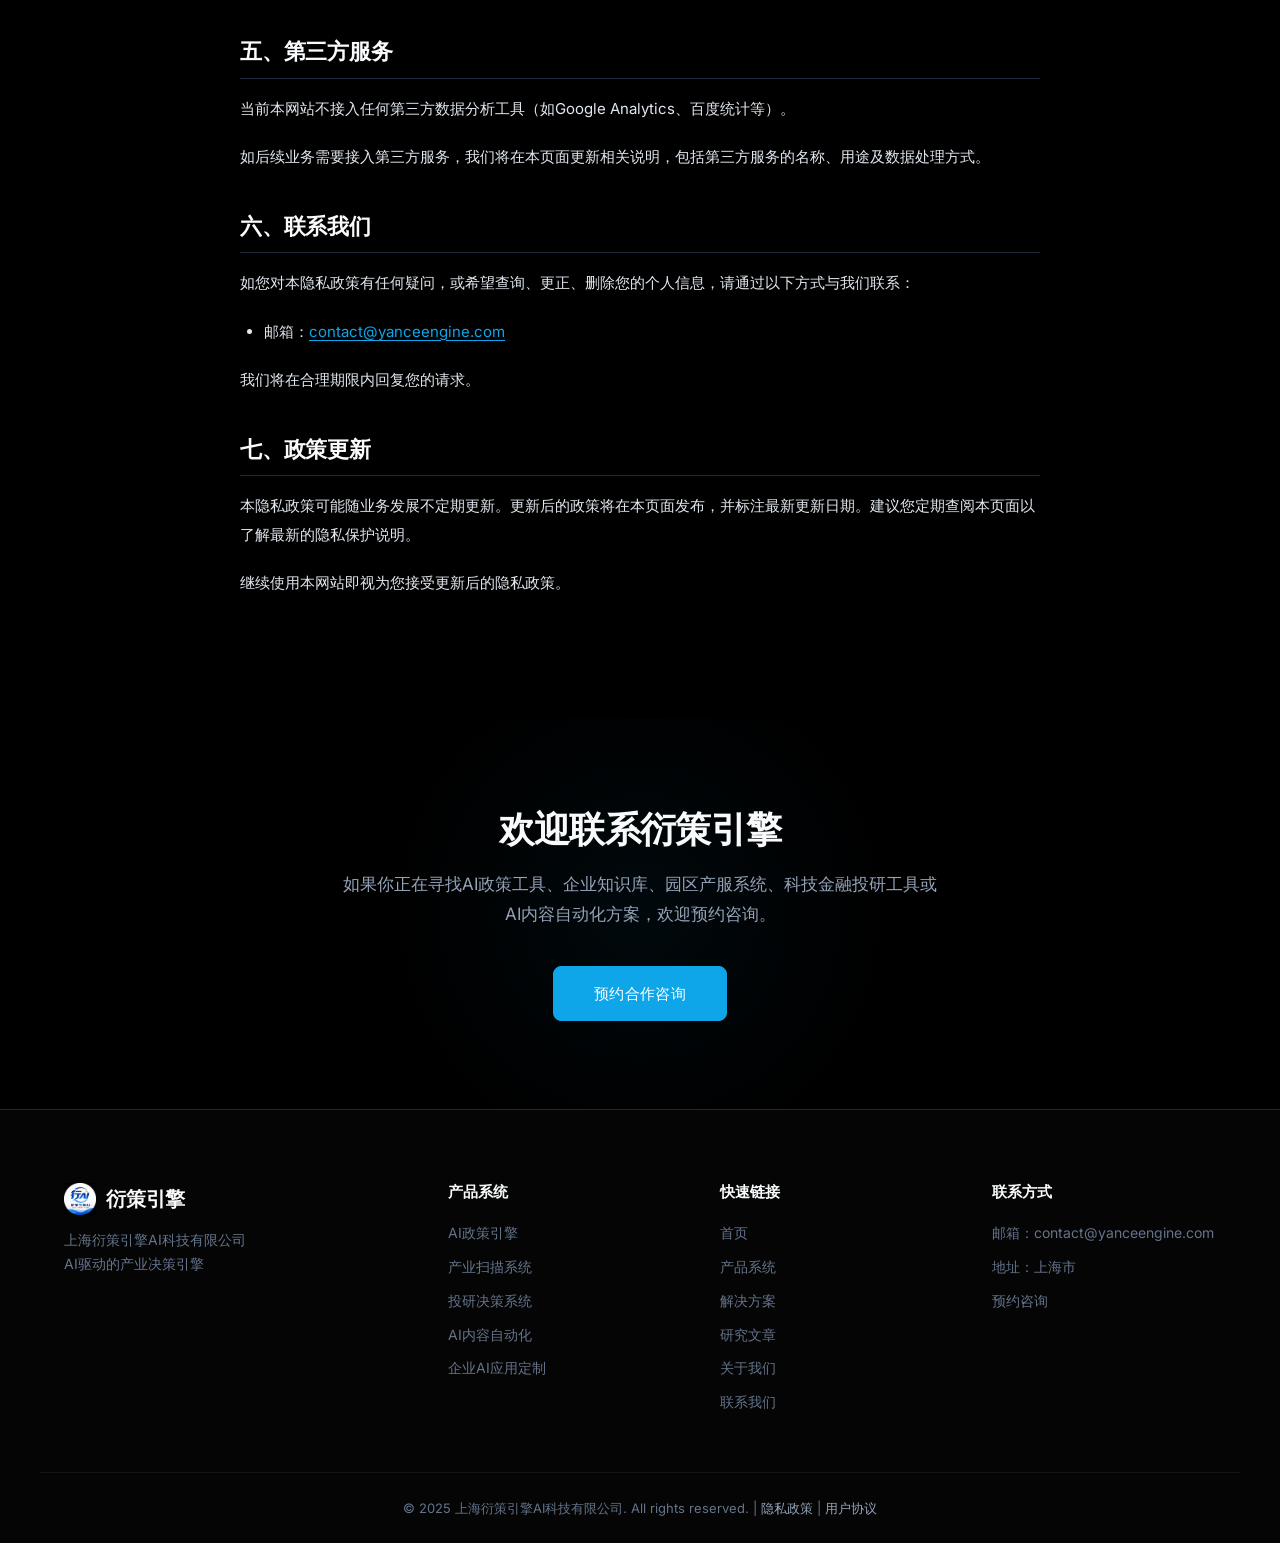
<file: privacy.html>
<!DOCTYPE html>
<html lang="zh-CN">
<head>
  <meta charset="UTF-8">
  <meta name="viewport" content="width=device-width, initial-scale=1.0">
  <title>隐私政策 - 衍策引擎</title>
  <meta name="description" content="衍策引擎隐私政策，了解我们如何收集、使用和保护您的个人信息。">
  <meta name="keywords" content="衍策引擎, 隐私政策, 数据保护, 信息安全">
  <meta property="og:title" content="隐私政策 - 衍策引擎">
  <meta property="og:description" content="衍策引擎隐私政策，了解我们如何收集、使用和保护您的个人信息。">
  <meta property="og:type" content="website">
  <meta property="og:image" content="assets/og-image.svg">
  <link rel="icon" href="assets/favicon.svg" type="image/svg+xml">

  <!-- Google Fonts -->
  <link rel="preconnect" href="https://fonts.googleapis.com">
  <link rel="preconnect" href="https://fonts.gstatic.com" crossorigin>
  <link href="https://fonts.googleapis.com/css2?family=Inter:wght@300;400;500;600;700&display=swap" rel="stylesheet">

  <link rel="stylesheet" href="css/style.css">
  <!-- Google Analytics -->
  <script async src="https://www.googletagmanager.com/gtag/js?id=G-EHH0K9PXEC"></script>
  <script>
    window.dataLayer = window.dataLayer || [];
    function gtag(){dataLayer.push(arguments);}
    gtag('js', new Date());
    gtag('config', 'G-EHH0K9PXEC');
  </script>

</head>
<body>

  <!-- ========== Header ========== -->
  <header class="site-header">
    <div class="container header-inner">
      <a href="index.html" class="logo">
        <img src="assets/logo-yanceengine.png" alt="衍策引擎" class="logo-img">
        <span>衍策引擎</span>
      </a>
      <nav class="main-nav" id="mainNav">
        <ul>
          <li><a href="index.html">首页</a></li>
          <li><a href="products.html">产品系统</a></li>
          <li><a href="solutions.html">解决方案</a></li>
          <li><a href="articles.html">研究文章</a></li>
          <li><a href="about.html">关于我们</a></li>
          <li><a href="contact.html">联系我们</a></li>
          <li class="nav-cta"><a href="contact.html" class="btn btn-primary btn-sm">Request Access</a></li>
        </ul>
      </nav>
      <button class="nav-toggle" id="navToggle" aria-label="打开导航菜单">
        <span></span><span></span><span></span>
      </button>
    </div>
  </header>

  <main>

    <!-- ========== Page Banner ========== -->
    <section class="page-banner fade-in">
      <div class="container">
        <span class="section-label">LEGAL</span>
        <h1>隐私政策</h1>
        <p>最后更新日期：2025年6月</p>
      </div>
    </section>

    <!-- ========== Privacy Policy Content ========== -->
    <section class="section fade-in">
      <div class="container">
        <div class="legal-body">

          <p>上海衍策引擎AI科技有限公司（以下简称"衍策引擎"或"我们"）重视您的隐私保护。本隐私政策说明我们如何收集、使用和保护您在使用本网站（www.yanceengine.com）时提供的信息。</p>

          <h2>一、信息收集</h2>
          <p>我们可能收集以下类型的信息：</p>
          <ul>
            <li><strong>您主动提供的信息：</strong>当您通过网站的联系表单或咨询入口与我们联系时，我们可能收集您的姓名、公司名称、联系方式（邮箱、电话等）以及您提交的需求描述。这些信息仅用于响应您的咨询和推进业务合作。</li>
            <li><strong>自动收集的浏览信息：</strong>当您访问本网站时，浏览器会自动发送一些基本信息，例如IP地址、浏览器类型、访问时间、访问页面及来源页面等。这些信息用于网站运营分析和体验优化，不涉及个人身份识别。</li>
          </ul>

          <h2>二、信息用途</h2>
          <p>我们收集的信息仅用于以下目的：</p>
          <ul>
            <li>响应您的咨询请求，进行客户沟通</li>
            <li>分析您的需求，提供针对性的解决方案建议</li>
            <li>交付您所购买或约定的服务</li>
            <li>就相关业务进展与您保持联系</li>
            <li>改善网站内容和用户体验</li>
          </ul>

          <h2>三、信息保护</h2>
          <p>我们承诺：</p>
          <ul>
            <li>不会将您的个人信息出售、出租或以任何方式非法转让给第三方</li>
            <li>不会将您的信息用于未经您授权的营销或其他目的</li>
            <li>采取合理的技术和管理措施保护您的信息安全，防止未经授权的访问、泄露或篡改</li>
          </ul>
          <p>仅在法律法规要求、司法程序需要或保护公司合法权益的必要情况下，我们才可能依法披露相关信息。</p>

          <h2>四、Cookie 使用</h2>
          <p>本网站可能使用基本的Cookie或本地存储技术来保证网站功能的正常运行（例如导航状态记忆、表单交互等）。这些Cookie不涉及跨站追踪，也不用于广告定向投放。</p>
          <p>您可以通过浏览器设置管理或禁用Cookie，但这可能影响部分网站功能的正常使用。</p>

          <h2>五、第三方服务</h2>
          <p>当前本网站不接入任何第三方数据分析工具（如Google Analytics、百度统计等）。</p>
          <p>如后续业务需要接入第三方服务，我们将在本页面更新相关说明，包括第三方服务的名称、用途及数据处理方式。</p>

          <h2>六、联系我们</h2>
          <p>如您对本隐私政策有任何疑问，或希望查询、更正、删除您的个人信息，请通过以下方式与我们联系：</p>
          <ul>
            <li>邮箱：<a href="mailto:contact@yanceengine.com">contact@yanceengine.com</a></li>
          </ul>
          <p>我们将在合理期限内回复您的请求。</p>

          <h2>七、政策更新</h2>
          <p>本隐私政策可能随业务发展不定期更新。更新后的政策将在本页面发布，并标注最新更新日期。建议您定期查阅本页面以了解最新的隐私保护说明。</p>
          <p>继续使用本网站即视为您接受更新后的隐私政策。</p>

        </div>
      </div>
    </section>

    <!-- ========== CTA Banner ========== -->
    <section class="section section-cta fade-in">
      <div class="container cta-inner">
        <h2>欢迎联系衍策引擎</h2>
        <p>如果你正在寻找AI政策工具、企业知识库、园区产服系统、科技金融投研工具或AI内容自动化方案，欢迎预约咨询。</p>
        <a href="contact.html" class="btn btn-primary btn-lg">预约合作咨询</a>
      </div>
    </section>

  </main>

  <!-- ========== Footer ========== -->
  <footer class="site-footer">
    <div class="container footer-grid">
      <div class="footer-col footer-brand">
        <a href="index.html" class="logo">
          <img src="assets/logo-yanceengine.png" alt="衍策引擎" class="logo-img">
          <span>衍策引擎</span>
        </a>
        <p>上海衍策引擎AI科技有限公司<br>AI驱动的产业决策引擎</p>
      </div>
      <div class="footer-col">
        <h4>产品系统</h4>
        <ul>
          <li><a href="products.html">AI政策引擎</a></li>
          <li><a href="products.html">产业扫描系统</a></li>
          <li><a href="products.html">投研决策系统</a></li>
          <li><a href="products.html">AI内容自动化</a></li>
          <li><a href="products.html">企业AI应用定制</a></li>
        </ul>
      </div>
      <div class="footer-col">
        <h4>快速链接</h4>
        <ul>
          <li><a href="index.html">首页</a></li>
          <li><a href="products.html">产品系统</a></li>
          <li><a href="solutions.html">解决方案</a></li>
          <li><a href="articles.html">研究文章</a></li>
          <li><a href="about.html">关于我们</a></li>
          <li><a href="contact.html">联系我们</a></li>
        </ul>
      </div>
      <div class="footer-col">
        <h4>联系方式</h4>
        <ul>
          <li>邮箱：contact@yanceengine.com</li>
          <li>地址：上海市</li>
          <li><a href="contact.html">预约咨询</a></li>
        </ul>
      </div>
    </div>
    <div class="container footer-bottom">
      <p>&copy; 2025 上海衍策引擎AI科技有限公司. All rights reserved. | <a href="privacy.html">隐私政策</a> | <a href="terms.html">用户协议</a></p>
    </div>
  </footer>

  <script src="js/main.js"></script>
</body>
</html>
</file>
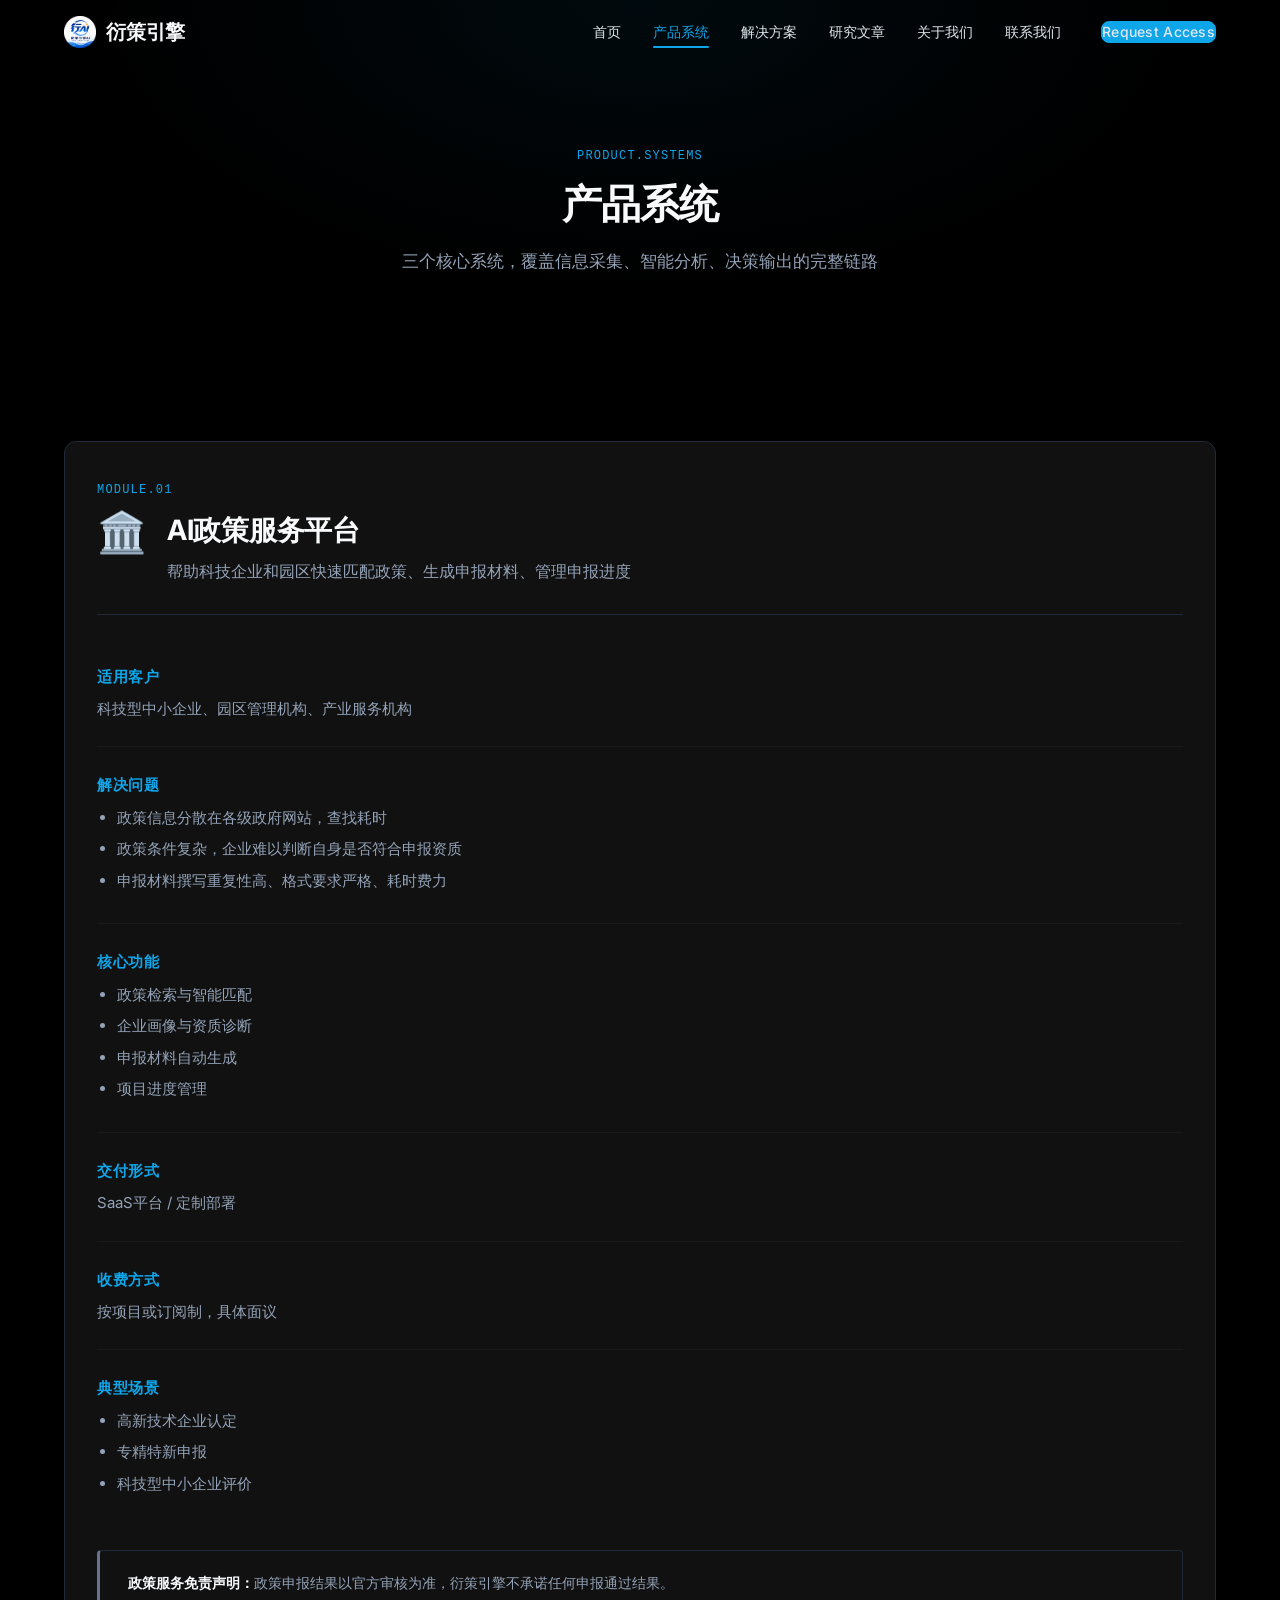
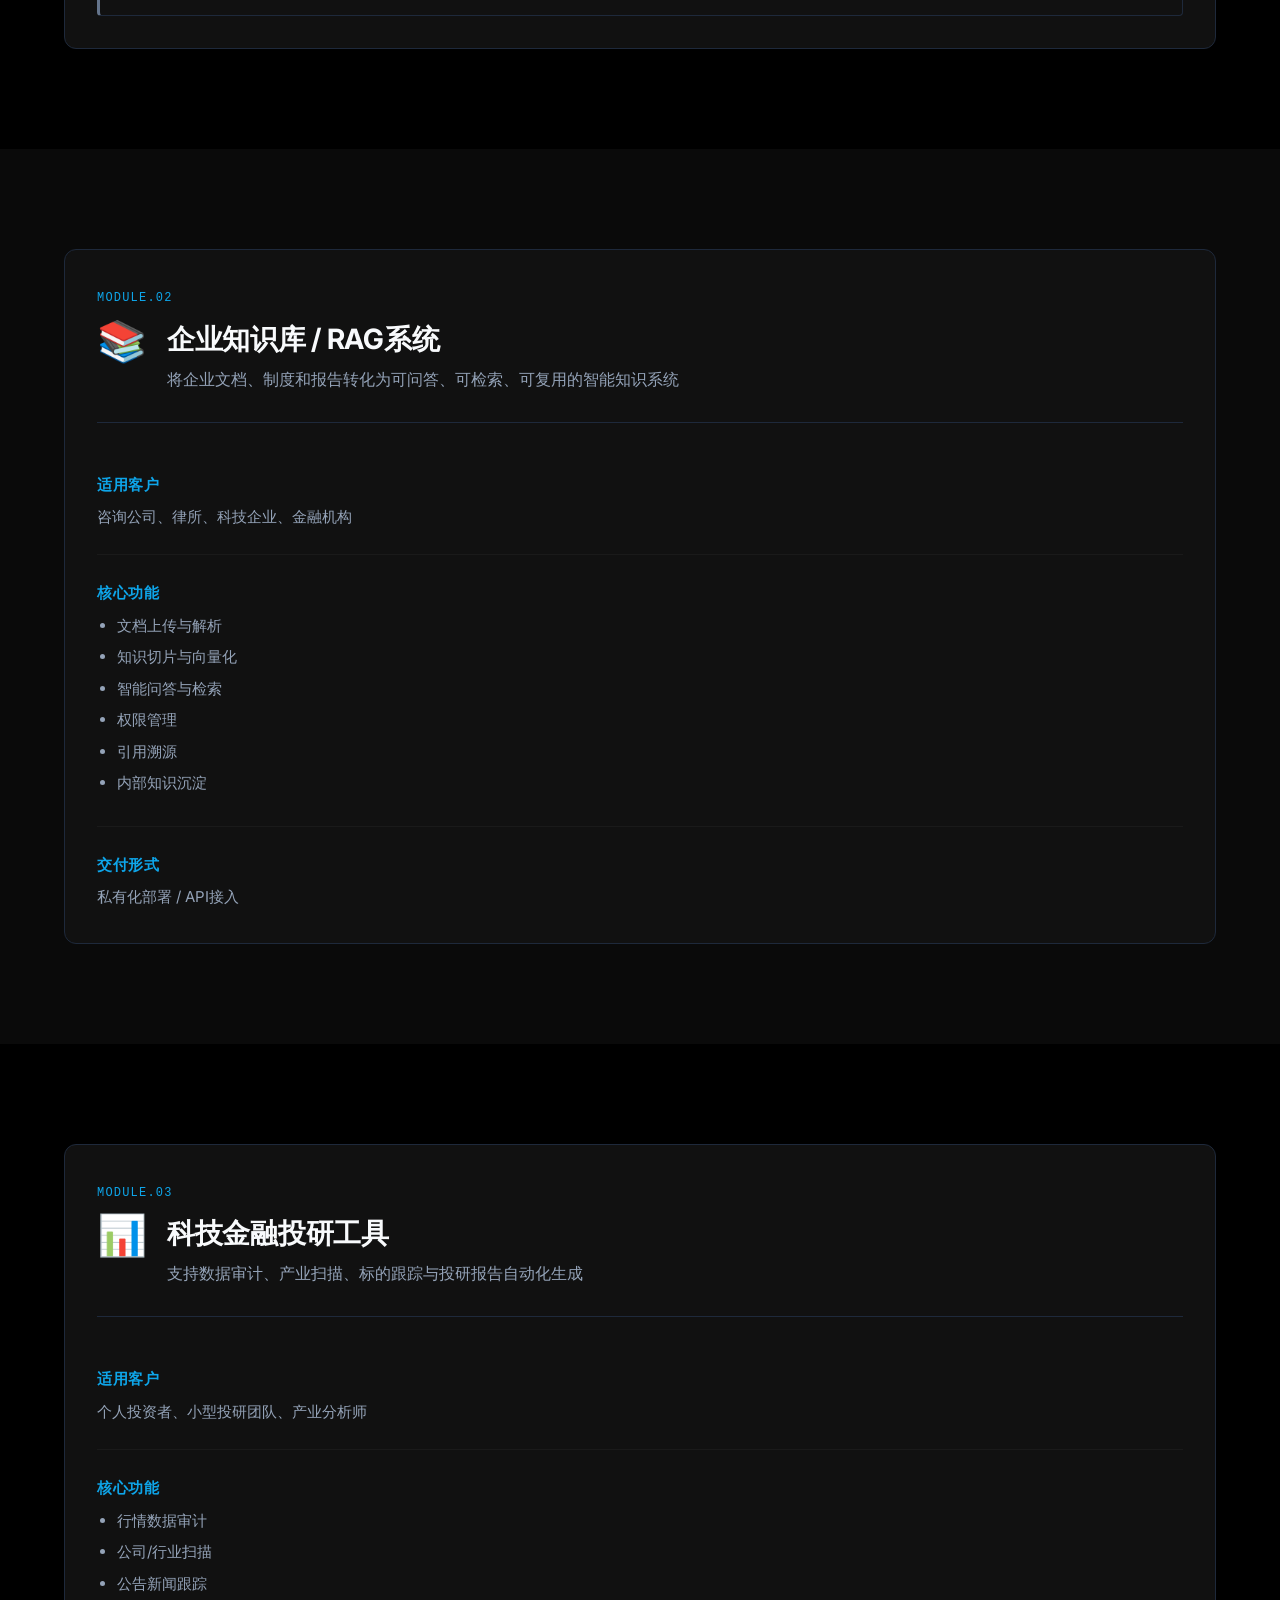
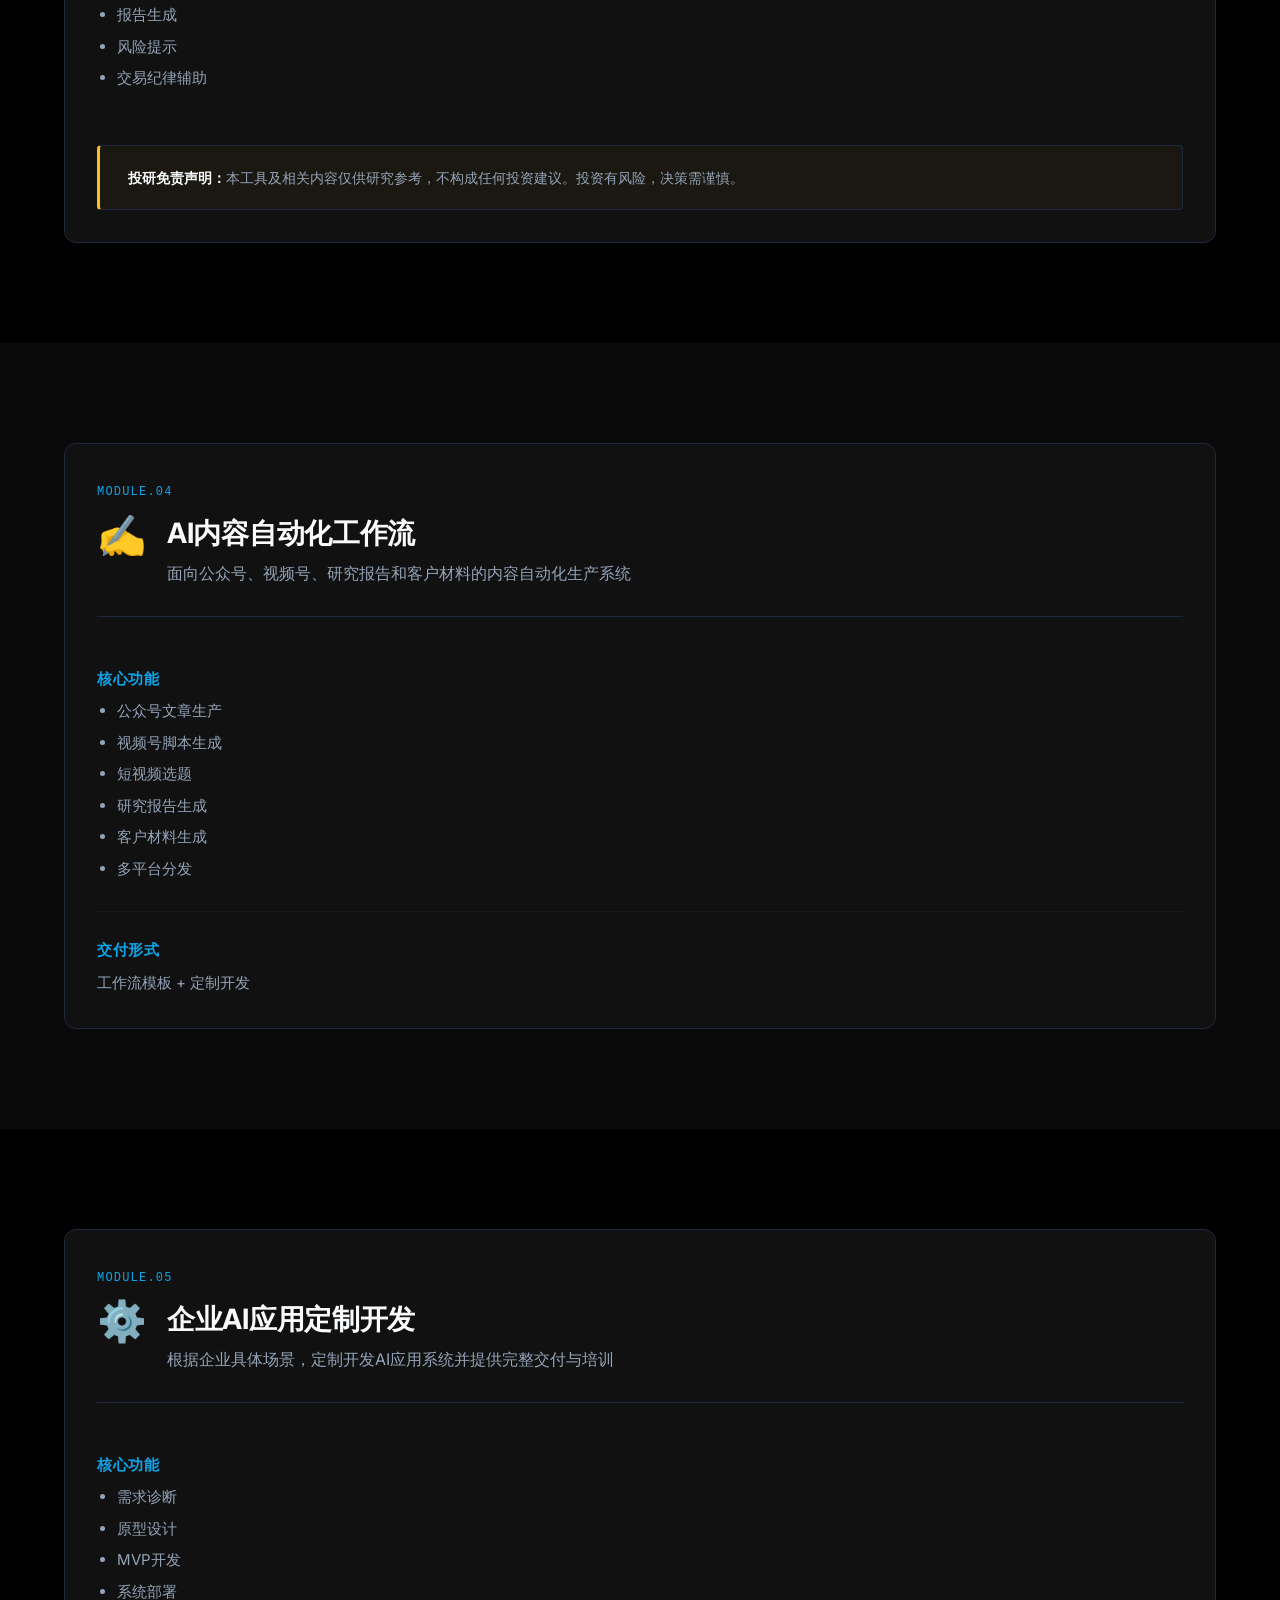
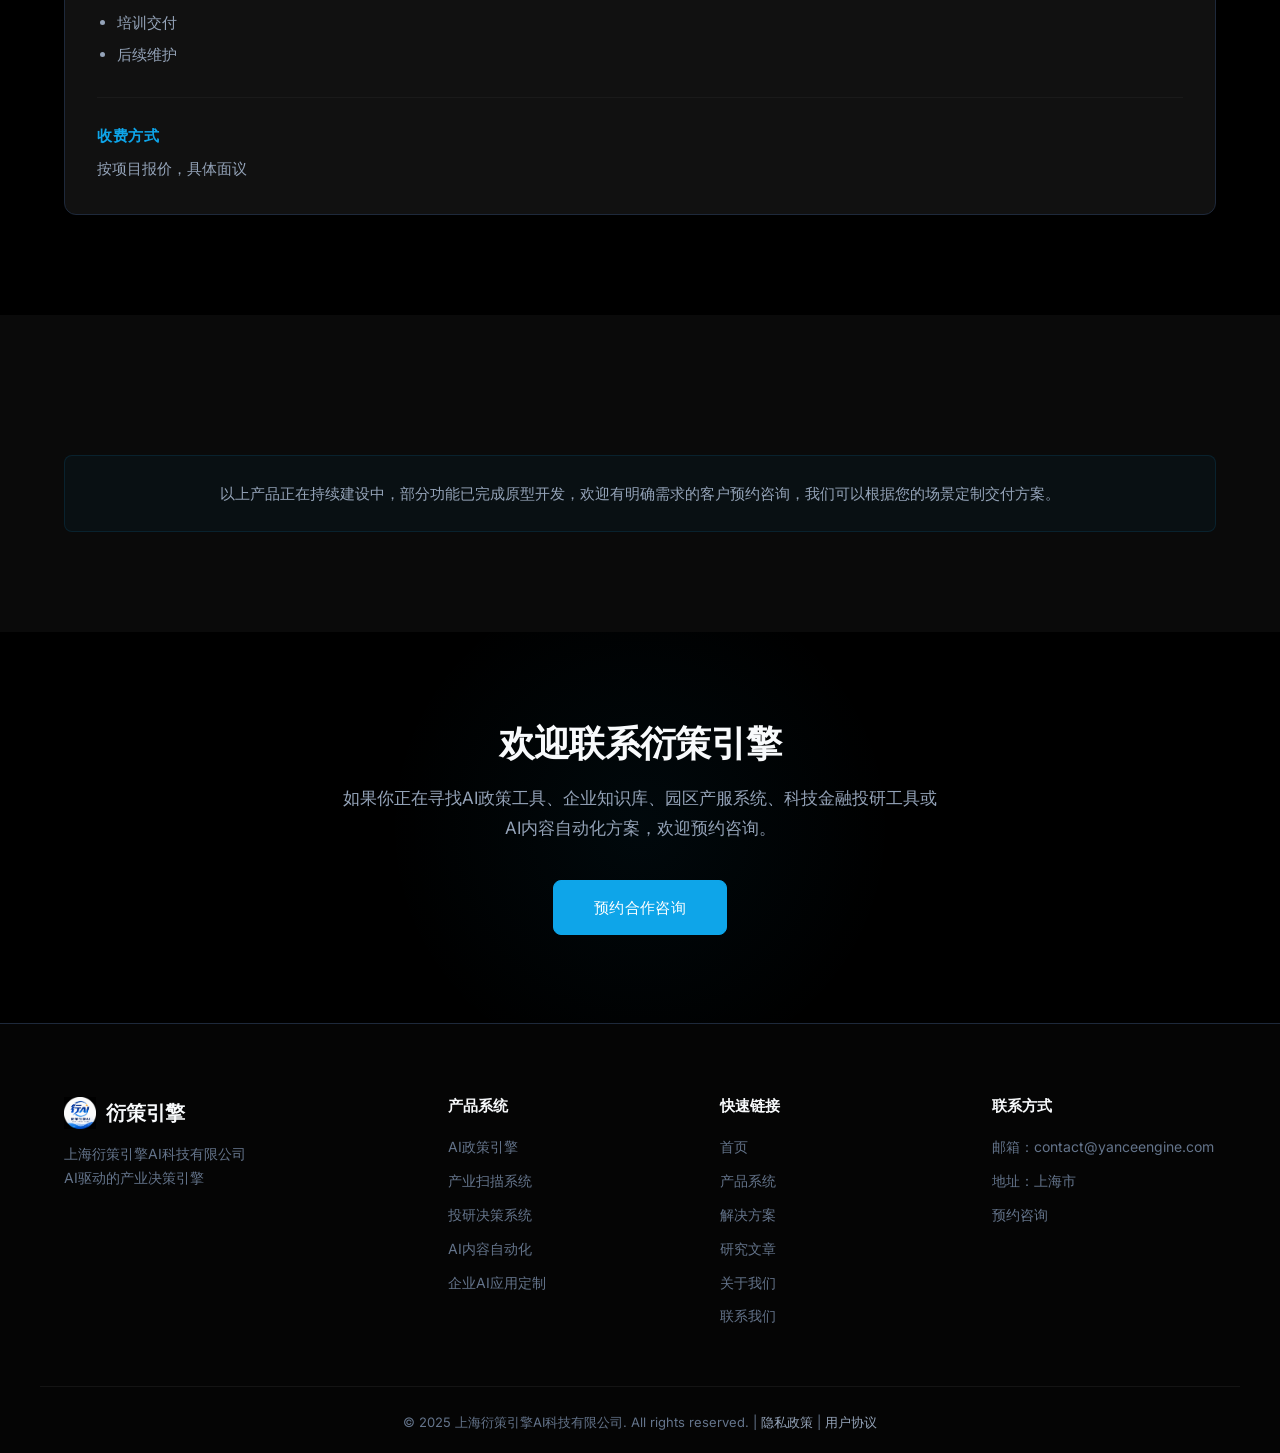
<file: products.html>
<!DOCTYPE html>
<html lang="zh-CN">
<head>
  <meta charset="UTF-8">
  <meta name="viewport" content="width=device-width, initial-scale=1.0">
  <title>产品系统 - 衍策引擎</title>
  <meta name="description" content="衍策引擎核心产品：AI政策引擎、产业扫描系统、投研决策系统、AI内容自动化、企业AI应用定制。">
  <meta name="keywords" content="衍策引擎产品,AI政策平台,RAG知识库,投研工具,内容自动化,企业AI定制,政策匹配,申报系统">
  <meta property="og:title" content="产品系统 - 衍策引擎">
  <meta property="og:description" content="衍策引擎核心产品：AI政策引擎、产业扫描系统、投研决策系统、AI内容自动化、企业AI应用定制。">
  <meta property="og:type" content="website">
  <meta property="og:image" content="assets/og-image.svg">
  <link rel="icon" href="assets/favicon.svg" type="image/svg+xml">
  <link href="https://fonts.googleapis.com/css2?family=Inter:wght@400;500;600;700;800&display=swap" rel="stylesheet">
  <link rel="stylesheet" href="css/style.css">
  <!-- Google Analytics -->
  <script async src="https://www.googletagmanager.com/gtag/js?id=G-EHH0K9PXEC"></script>
  <script>
    window.dataLayer = window.dataLayer || [];
    function gtag(){dataLayer.push(arguments);}
    gtag('js', new Date());
    gtag('config', 'G-EHH0K9PXEC');
  </script>

</head>
<body>

  <!-- ========== Header ========== -->
  <header class="site-header">
    <div class="container header-inner">
      <a href="index.html" class="logo">
        <img src="assets/logo-yanceengine.png" alt="衍策引擎" class="logo-img">
        <span>衍策引擎</span>
      </a>
      <nav class="main-nav" id="mainNav">
        <ul>
          <li><a href="index.html">首页</a></li>
          <li><a href="products.html" class="active">产品系统</a></li>
          <li><a href="solutions.html">解决方案</a></li>
          <li><a href="articles.html">研究文章</a></li>
          <li><a href="about.html">关于我们</a></li>
          <li><a href="contact.html">联系我们</a></li>
          <li class="nav-cta"><a href="contact.html" class="btn btn-primary btn-sm">Request Access</a></li>
        </ul>
      </nav>
      <button class="nav-toggle" id="navToggle" aria-label="打开导航菜单">
        <span></span><span></span><span></span>
      </button>
    </div>
  </header>

  <main>

    <!-- ========== Page Banner ========== -->
    <section class="page-banner">
      <div class="container">
        <div class="section-label">PRODUCT.SYSTEMS</div>
        <h1>产品系统</h1>
        <p>三个核心系统，覆盖信息采集、智能分析、决策输出的完整链路</p>
      </div>
    </section>

    <!-- ========== Product 1: AI政策服务平台 ========== -->
    <section class="section fade-in">
      <div class="container">
        <div class="module-card">

          <div class="module-header">
            <div class="section-label">MODULE.01</div>
            <div class="product-header">
              <div class="product-icon">🏛️</div>
              <div>
                <h2>AI政策服务平台</h2>
                <p class="product-tagline">帮助科技企业和园区快速匹配政策、生成申报材料、管理申报进度</p>
              </div>
            </div>
          </div>

          <div class="product-body">

            <div class="product-field">
              <h4>适用客户</h4>
              <p>科技型中小企业、园区管理机构、产业服务机构</p>
            </div>

            <div class="product-field">
              <h4>解决问题</h4>
              <ul>
                <li>政策信息分散在各级政府网站，查找耗时</li>
                <li>政策条件复杂，企业难以判断自身是否符合申报资质</li>
                <li>申报材料撰写重复性高、格式要求严格、耗时费力</li>
              </ul>
            </div>

            <div class="product-field">
              <h4>核心功能</h4>
              <ul>
                <li>政策检索与智能匹配</li>
                <li>企业画像与资质诊断</li>
                <li>申报材料自动生成</li>
                <li>项目进度管理</li>
              </ul>
            </div>

            <div class="product-field">
              <h4>交付形式</h4>
              <p>SaaS平台 / 定制部署</p>
            </div>

            <div class="product-field">
              <h4>收费方式</h4>
              <p>按项目或订阅制，具体面议</p>
            </div>

            <div class="product-field">
              <h4>典型场景</h4>
              <ul>
                <li>高新技术企业认定</li>
                <li>专精特新申报</li>
                <li>科技型中小企业评价</li>
              </ul>
            </div>

          </div>

          <div class="disclaimer-box">
            <strong>政策服务免责声明：</strong>政策申报结果以官方审核为准，衍策引擎不承诺任何申报通过结果。
          </div>

        </div>
      </div>
    </section>

    <!-- ========== Product 2: 企业知识库 / RAG系统 ========== -->
    <section class="section section-alt fade-in">
      <div class="container">
        <div class="module-card">

          <div class="module-header">
            <div class="section-label">MODULE.02</div>
            <div class="product-header">
              <div class="product-icon">📚</div>
              <div>
                <h2>企业知识库 / RAG系统</h2>
                <p class="product-tagline">将企业文档、制度和报告转化为可问答、可检索、可复用的智能知识系统</p>
              </div>
            </div>
          </div>

          <div class="product-body">

            <div class="product-field">
              <h4>适用客户</h4>
              <p>咨询公司、律所、科技企业、金融机构</p>
            </div>

            <div class="product-field">
              <h4>核心功能</h4>
              <ul>
                <li>文档上传与解析</li>
                <li>知识切片与向量化</li>
                <li>智能问答与检索</li>
                <li>权限管理</li>
                <li>引用溯源</li>
                <li>内部知识沉淀</li>
              </ul>
            </div>

            <div class="product-field">
              <h4>交付形式</h4>
              <p>私有化部署 / API接入</p>
            </div>

          </div>

        </div>
      </div>
    </section>

    <!-- ========== Product 3: 科技金融投研工具 ========== -->
    <section class="section fade-in">
      <div class="container">
        <div class="module-card">

          <div class="module-header">
            <div class="section-label">MODULE.03</div>
            <div class="product-header">
              <div class="product-icon">📊</div>
              <div>
                <h2>科技金融投研工具</h2>
                <p class="product-tagline">支持数据审计、产业扫描、标的跟踪与投研报告自动化生成</p>
              </div>
            </div>
          </div>

          <div class="product-body">

            <div class="product-field">
              <h4>适用客户</h4>
              <p>个人投资者、小型投研团队、产业分析师</p>
            </div>

            <div class="product-field">
              <h4>核心功能</h4>
              <ul>
                <li>行情数据审计</li>
                <li>公司/行业扫描</li>
                <li>公告新闻跟踪</li>
                <li>报告生成</li>
                <li>风险提示</li>
                <li>交易纪律辅助</li>
              </ul>
            </div>

          </div>

          <div class="disclaimer-box disclaimer-box--prominent">
            <strong>投研免责声明：</strong>本工具及相关内容仅供研究参考，不构成任何投资建议。投资有风险，决策需谨慎。
          </div>

        </div>
      </div>
    </section>

    <!-- ========== Product 4: AI内容自动化工作流 ========== -->
    <section class="section section-alt fade-in">
      <div class="container">
        <div class="module-card">

          <div class="module-header">
            <div class="section-label">MODULE.04</div>
            <div class="product-header">
              <div class="product-icon">✍️</div>
              <div>
                <h2>AI内容自动化工作流</h2>
                <p class="product-tagline">面向公众号、视频号、研究报告和客户材料的内容自动化生产系统</p>
              </div>
            </div>
          </div>

          <div class="product-body">

            <div class="product-field">
              <h4>核心功能</h4>
              <ul>
                <li>公众号文章生产</li>
                <li>视频号脚本生成</li>
                <li>短视频选题</li>
                <li>研究报告生成</li>
                <li>客户材料生成</li>
                <li>多平台分发</li>
              </ul>
            </div>

            <div class="product-field">
              <h4>交付形式</h4>
              <p>工作流模板 + 定制开发</p>
            </div>

          </div>

        </div>
      </div>
    </section>

    <!-- ========== Product 5: 企业AI应用定制开发 ========== -->
    <section class="section fade-in">
      <div class="container">
        <div class="module-card">

          <div class="module-header">
            <div class="section-label">MODULE.05</div>
            <div class="product-header">
              <div class="product-icon">⚙️</div>
              <div>
                <h2>企业AI应用定制开发</h2>
                <p class="product-tagline">根据企业具体场景，定制开发AI应用系统并提供完整交付与培训</p>
              </div>
            </div>
          </div>

          <div class="product-body">

            <div class="product-field">
              <h4>核心功能</h4>
              <ul>
                <li>需求诊断</li>
                <li>原型设计</li>
                <li>MVP开发</li>
                <li>系统部署</li>
                <li>培训交付</li>
                <li>后续维护</li>
              </ul>
            </div>

            <div class="product-field">
              <h4>收费方式</h4>
              <p>按项目报价，具体面议</p>
            </div>

          </div>

        </div>
      </div>
    </section>

    <!-- ========== Startup Note ========== -->
    <section class="section section-alt fade-in">
      <div class="container">
        <div class="startup-note">
          <p>以上产品正在持续建设中，部分功能已完成原型开发，欢迎有明确需求的客户预约咨询，我们可以根据您的场景定制交付方案。</p>
        </div>
      </div>
    </section>

    <!-- ========== CTA Banner ========== -->
    <section class="section section-cta fade-in">
      <div class="container cta-inner">
        <h2>欢迎联系衍策引擎</h2>
        <p>如果你正在寻找AI政策工具、企业知识库、园区产服系统、科技金融投研工具或AI内容自动化方案，欢迎预约咨询。</p>
        <a href="contact.html" class="btn btn-primary btn-lg">预约合作咨询</a>
      </div>
    </section>

  </main>

  <!-- ========== Footer ========== -->
  <footer class="site-footer">
    <div class="container footer-grid">
      <div class="footer-col footer-brand">
        <a href="index.html" class="logo">
          <img src="assets/logo-yanceengine.png" alt="衍策引擎" class="logo-img">
          <span>衍策引擎</span>
        </a>
        <p>上海衍策引擎AI科技有限公司<br>AI驱动的产业决策引擎</p>
      </div>
      <div class="footer-col">
        <h4>产品系统</h4>
        <ul>
          <li><a href="products.html">AI政策引擎</a></li>
          <li><a href="products.html">产业扫描系统</a></li>
          <li><a href="products.html">投研决策系统</a></li>
          <li><a href="products.html">AI内容自动化</a></li>
          <li><a href="products.html">企业AI应用定制</a></li>
        </ul>
      </div>
      <div class="footer-col">
        <h4>快速链接</h4>
        <ul>
          <li><a href="index.html">首页</a></li>
          <li><a href="products.html">产品系统</a></li>
          <li><a href="solutions.html">解决方案</a></li>
          <li><a href="articles.html">研究文章</a></li>
          <li><a href="about.html">关于我们</a></li>
          <li><a href="contact.html">联系我们</a></li>
        </ul>
      </div>
      <div class="footer-col">
        <h4>联系方式</h4>
        <ul>
          <li>邮箱：contact@yanceengine.com</li>
          <li>地址：上海市</li>
          <li><a href="contact.html">预约咨询</a></li>
        </ul>
      </div>
    </div>
    <div class="container footer-bottom">
      <p>&copy; 2025 上海衍策引擎AI科技有限公司. All rights reserved. | <a href="privacy.html">隐私政策</a> | <a href="terms.html">用户协议</a></p>
    </div>
  </footer>

  <script src="js/main.js"></script>
</body>
</html>
</file>
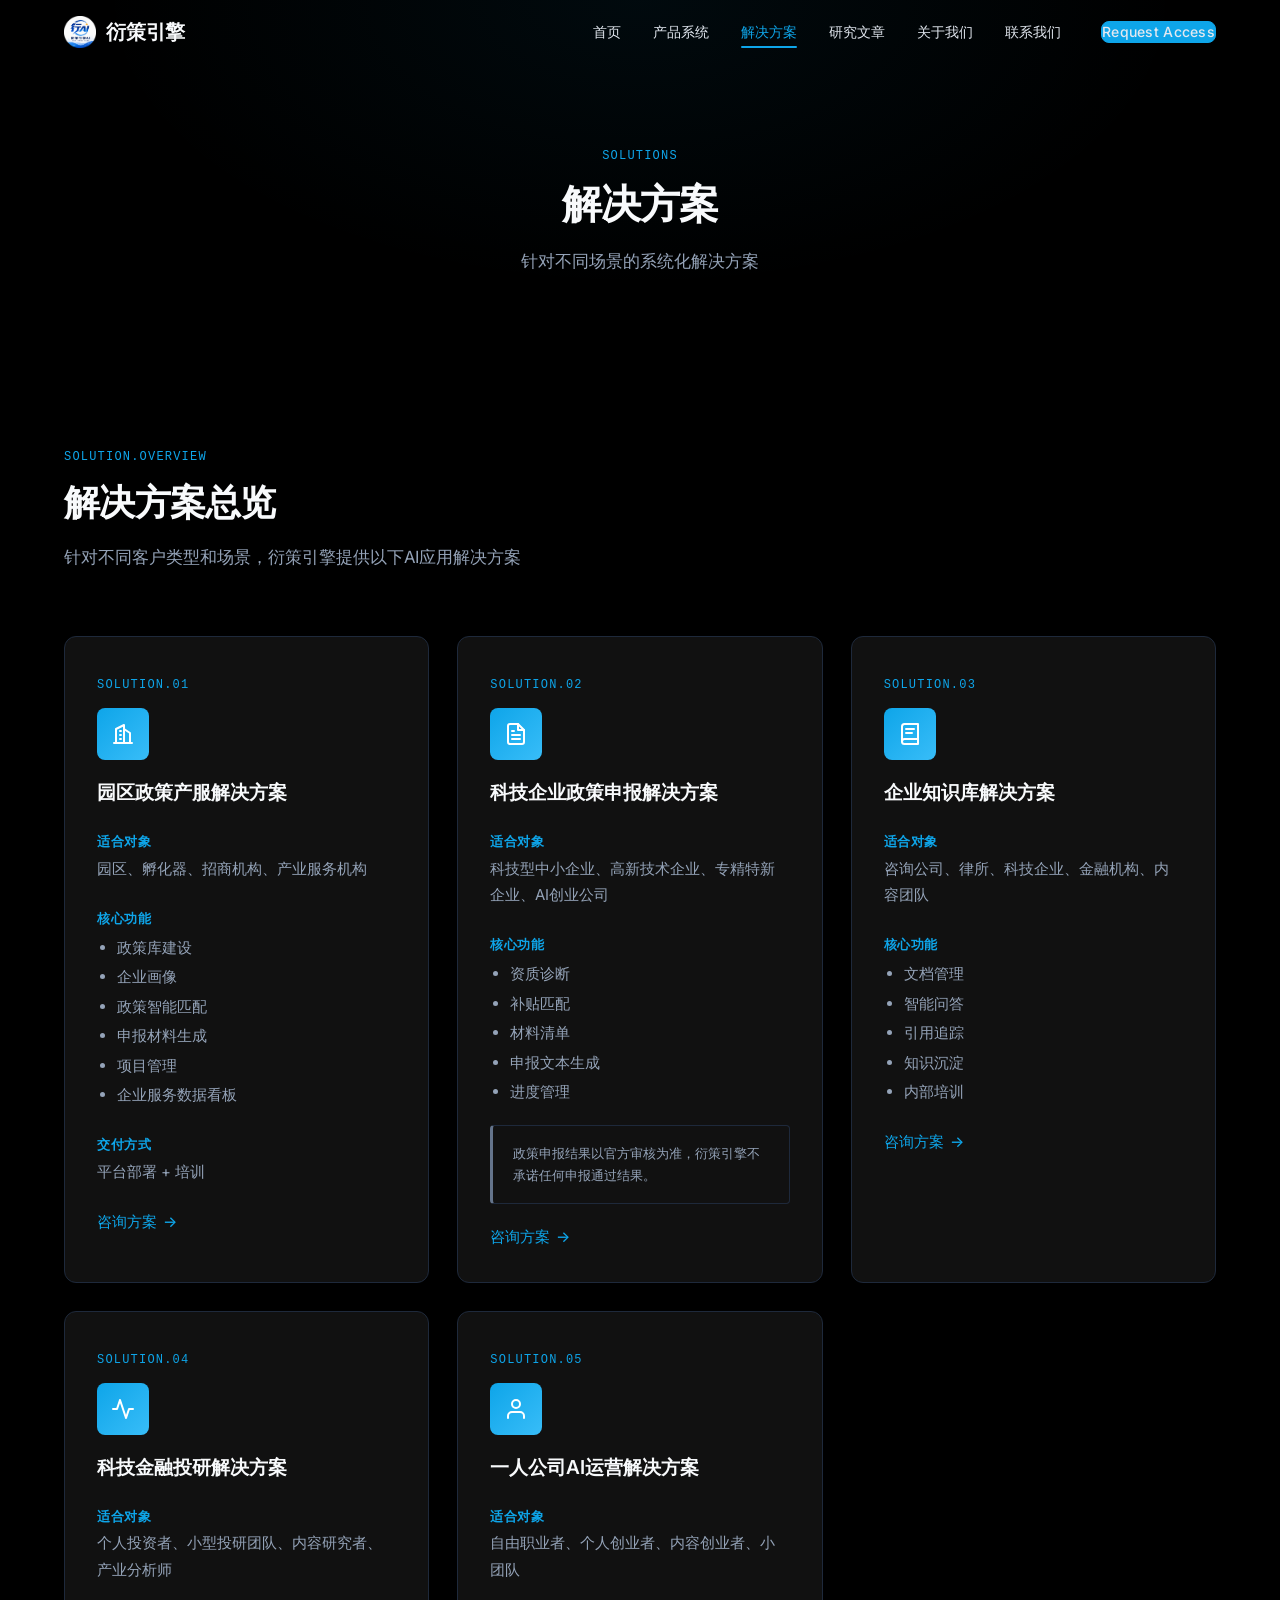
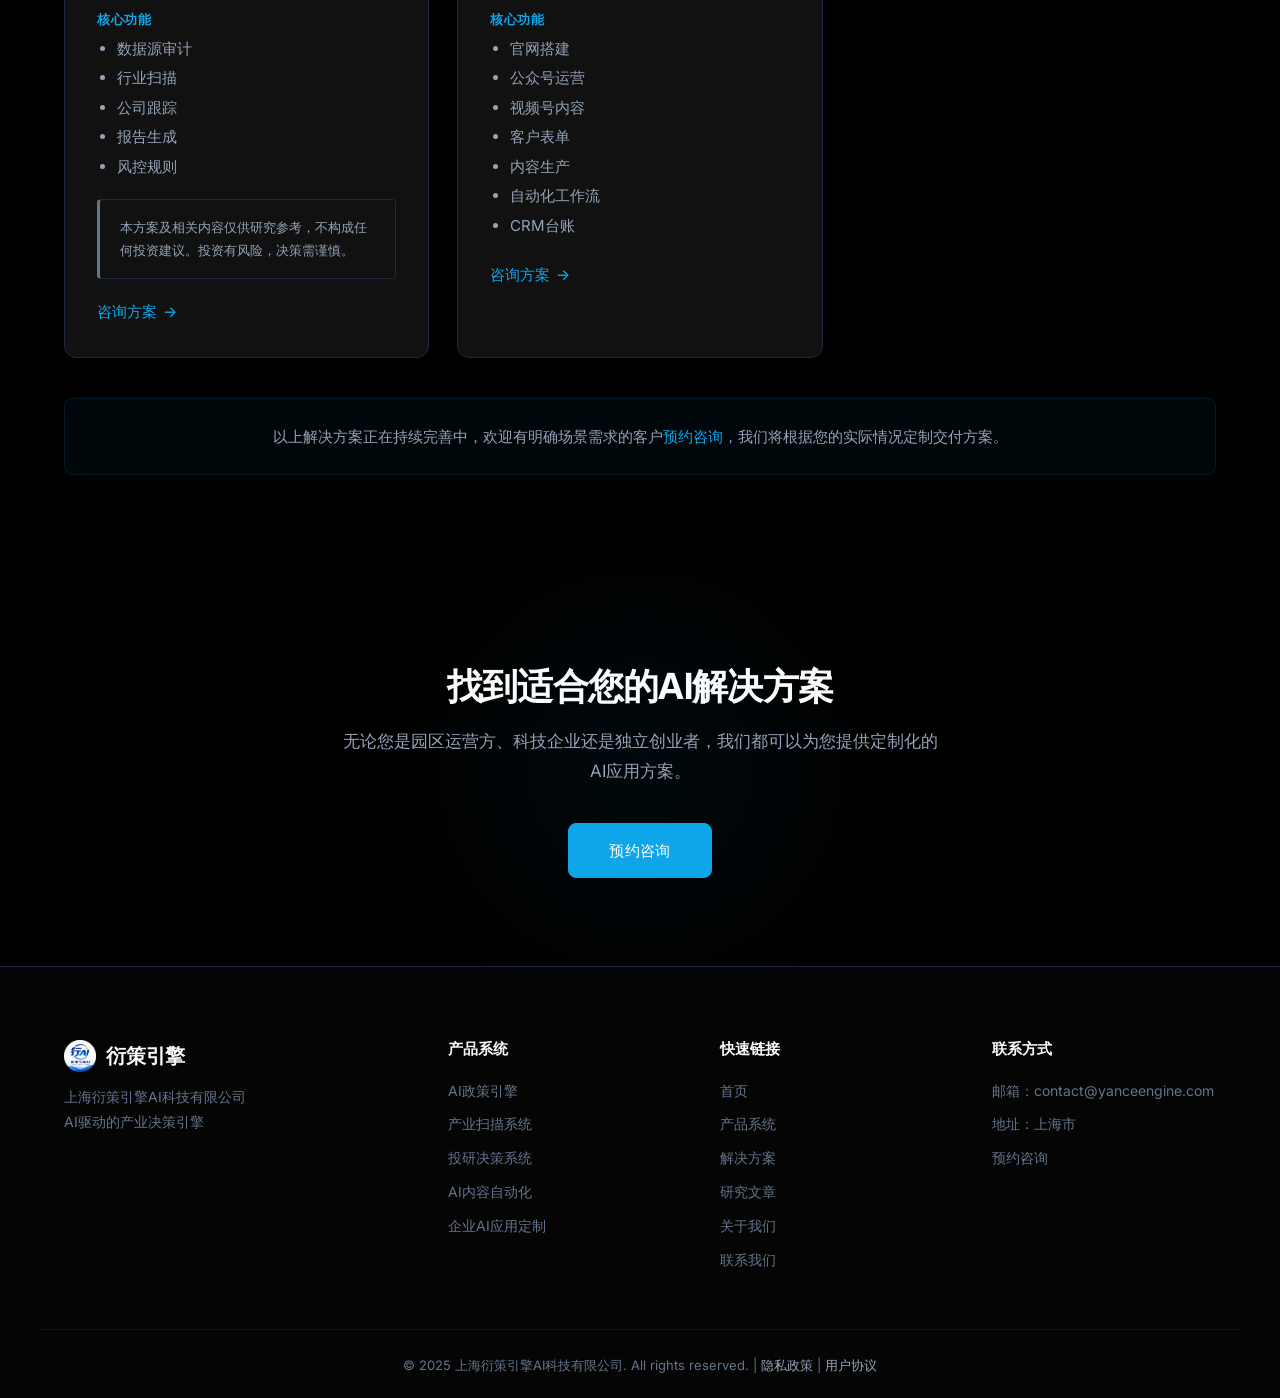
<file: solutions.html>
<!DOCTYPE html>
<html lang="zh-CN">
<head>
  <meta charset="UTF-8">
  <meta name="viewport" content="width=device-width, initial-scale=1.0">
  <title>解决方案 - 衍策引擎</title>
  <meta name="description" content="面向园区、科技企业、知识工作者、投研团队和一人公司的AI应用解决方案。上海衍策引擎AI科技有限公司，专注AI Agent、RAG企业知识库、政策服务平台与自动化工作流。">
  <meta name="keywords" content="AI解决方案,园区政策,企业知识库,科技金融,投研工具,一人公司,政策申报,RAG系统,AI Agent,自动化工作流">

  <!-- Open Graph Meta -->
  <meta property="og:title" content="解决方案 - 衍策引擎">
  <meta property="og:description" content="面向园区、科技企业、知识工作者、投研团队和一人公司的AI应用解决方案。">
  <meta property="og:type" content="website">
  <meta property="og:url" content="https://yanceengine.com/solutions.html">
  <meta property="og:image" content="assets/og-image.svg">

  <!-- Favicon -->
  <link rel="icon" type="image/svg+xml" href="assets/favicon.svg">

  <!-- Google Fonts -->
  <link href="https://fonts.googleapis.com/css2?family=Inter:wght@400;500;600;700;800&display=swap" rel="stylesheet">

  <!-- CSS -->
  <link rel="stylesheet" href="css/style.css">
  <!-- Google Analytics -->
  <script async src="https://www.googletagmanager.com/gtag/js?id=G-EHH0K9PXEC"></script>
  <script>
    window.dataLayer = window.dataLayer || [];
    function gtag(){dataLayer.push(arguments);}
    gtag('js', new Date());
    gtag('config', 'G-EHH0K9PXEC');
  </script>

</head>
<body>

  <!-- ========== Header ========== -->
  <header class="site-header">
    <div class="container header-inner">
      <a href="index.html" class="logo">
        <img src="assets/logo-yanceengine.png" alt="衍策引擎" class="logo-img">
        <span>衍策引擎</span>
      </a>
      <nav class="main-nav" id="mainNav">
        <ul>
          <li><a href="index.html">首页</a></li>
          <li><a href="products.html">产品系统</a></li>
          <li><a href="solutions.html" class="active">解决方案</a></li>
          <li><a href="articles.html">研究文章</a></li>
          <li><a href="about.html">关于我们</a></li>
          <li><a href="contact.html">联系我们</a></li>
          <li class="nav-cta"><a href="contact.html" class="btn btn-primary btn-sm">Request Access</a></li>
        </ul>
      </nav>
      <button class="nav-toggle" id="navToggle" aria-label="打开导航菜单">
        <span></span><span></span><span></span>
      </button>
    </div>
  </header>

  <main>

    <!-- ========== Page Banner ========== -->
    <section class="page-banner">
      <div class="container">
        <div class="section-label">SOLUTIONS</div>
        <h1>解决方案</h1>
        <p>针对不同场景的系统化解决方案</p>
      </div>
    </section>

    <!-- ========== Solutions Section ========== -->
    <section class="section fade-in">
      <div class="container">
        <div class="section-header">
          <div class="section-label">SOLUTION.OVERVIEW</div>
          <h2 class="section-title">解决方案总览</h2>
          <p class="section-subtitle">针对不同客户类型和场景，衍策引擎提供以下AI应用解决方案</p>
        </div>
        <div class="card-grid solutions-grid">

          <!-- Solution 1: 园区政策产服解决方案 -->
          <div class="card solution-card fade-in">
            <div class="section-label">SOLUTION.01</div>
            <div class="card-icon">
              <svg xmlns="http://www.w3.org/2000/svg" viewBox="0 0 24 24" fill="none" stroke="currentColor" stroke-width="2" stroke-linecap="round" stroke-linejoin="round"><path d="M3 21h18"/><path d="M5 21V7l8-4v18"/><path d="M19 21V11l-6-4"/><path d="M9 9h1"/><path d="M9 13h1"/><path d="M9 17h1"/></svg>
            </div>
            <h3>园区政策产服解决方案</h3>
            <div class="solution-meta">
              <h4>适合对象</h4>
              <p>园区、孵化器、招商机构、产业服务机构</p>
            </div>
            <div class="solution-meta">
              <h4>核心功能</h4>
              <ul>
                <li>政策库建设</li>
                <li>企业画像</li>
                <li>政策智能匹配</li>
                <li>申报材料生成</li>
                <li>项目管理</li>
                <li>企业服务数据看板</li>
              </ul>
            </div>
            <div class="solution-meta">
              <h4>交付方式</h4>
              <p>平台部署 + 培训</p>
            </div>
            <a href="contact.html" class="card-link">咨询方案</a>
          </div>

          <!-- Solution 2: 科技企业政策申报解决方案 -->
          <div class="card solution-card fade-in">
            <div class="section-label">SOLUTION.02</div>
            <div class="card-icon">
              <svg xmlns="http://www.w3.org/2000/svg" viewBox="0 0 24 24" fill="none" stroke="currentColor" stroke-width="2" stroke-linecap="round" stroke-linejoin="round"><path d="M14 2H6a2 2 0 0 0-2 2v16a2 2 0 0 0 2 2h12a2 2 0 0 0 2-2V8z"/><polyline points="14 2 14 8 20 8"/><line x1="16" y1="13" x2="8" y2="13"/><line x1="16" y1="17" x2="8" y2="17"/><polyline points="10 9 9 9 8 9"/></svg>
            </div>
            <h3>科技企业政策申报解决方案</h3>
            <div class="solution-meta">
              <h4>适合对象</h4>
              <p>科技型中小企业、高新技术企业、专精特新企业、AI创业公司</p>
            </div>
            <div class="solution-meta">
              <h4>核心功能</h4>
              <ul>
                <li>资质诊断</li>
                <li>补贴匹配</li>
                <li>材料清单</li>
                <li>申报文本生成</li>
                <li>进度管理</li>
              </ul>
            </div>
            <div class="disclaimer">
              <p>政策申报结果以官方审核为准，衍策引擎不承诺任何申报通过结果。</p>
            </div>
            <a href="contact.html" class="card-link">咨询方案</a>
          </div>

          <!-- Solution 3: 企业知识库解决方案 -->
          <div class="card solution-card fade-in">
            <div class="section-label">SOLUTION.03</div>
            <div class="card-icon">
              <svg xmlns="http://www.w3.org/2000/svg" viewBox="0 0 24 24" fill="none" stroke="currentColor" stroke-width="2" stroke-linecap="round" stroke-linejoin="round"><path d="M4 19.5A2.5 2.5 0 0 1 6.5 17H20"/><path d="M6.5 2H20v20H6.5A2.5 2.5 0 0 1 4 19.5v-15A2.5 2.5 0 0 1 6.5 2z"/><line x1="8" y1="7" x2="16" y2="7"/><line x1="8" y1="11" x2="14" y2="11"/></svg>
            </div>
            <h3>企业知识库解决方案</h3>
            <div class="solution-meta">
              <h4>适合对象</h4>
              <p>咨询公司、律所、科技企业、金融机构、内容团队</p>
            </div>
            <div class="solution-meta">
              <h4>核心功能</h4>
              <ul>
                <li>文档管理</li>
                <li>智能问答</li>
                <li>引用追踪</li>
                <li>知识沉淀</li>
                <li>内部培训</li>
              </ul>
            </div>
            <a href="contact.html" class="card-link">咨询方案</a>
          </div>

          <!-- Solution 4: 科技金融投研解决方案 -->
          <div class="card solution-card fade-in">
            <div class="section-label">SOLUTION.04</div>
            <div class="card-icon">
              <svg xmlns="http://www.w3.org/2000/svg" viewBox="0 0 24 24" fill="none" stroke="currentColor" stroke-width="2" stroke-linecap="round" stroke-linejoin="round"><polyline points="22 12 18 12 15 21 9 3 6 12 2 12"/></svg>
            </div>
            <h3>科技金融投研解决方案</h3>
            <div class="solution-meta">
              <h4>适合对象</h4>
              <p>个人投资者、小型投研团队、内容研究者、产业分析师</p>
            </div>
            <div class="solution-meta">
              <h4>核心功能</h4>
              <ul>
                <li>数据源审计</li>
                <li>行业扫描</li>
                <li>公司跟踪</li>
                <li>报告生成</li>
                <li>风控规则</li>
              </ul>
            </div>
            <div class="disclaimer">
              <p>本方案及相关内容仅供研究参考，不构成任何投资建议。投资有风险，决策需谨慎。</p>
            </div>
            <a href="contact.html" class="card-link">咨询方案</a>
          </div>

          <!-- Solution 5: 一人公司AI运营解决方案 -->
          <div class="card solution-card fade-in">
            <div class="section-label">SOLUTION.05</div>
            <div class="card-icon">
              <svg xmlns="http://www.w3.org/2000/svg" viewBox="0 0 24 24" fill="none" stroke="currentColor" stroke-width="2" stroke-linecap="round" stroke-linejoin="round"><path d="M20 21v-2a4 4 0 0 0-4-4H8a4 4 0 0 0-4 4v2"/><circle cx="12" cy="7" r="4"/></svg>
            </div>
            <h3>一人公司AI运营解决方案</h3>
            <div class="solution-meta">
              <h4>适合对象</h4>
              <p>自由职业者、个人创业者、内容创业者、小团队</p>
            </div>
            <div class="solution-meta">
              <h4>核心功能</h4>
              <ul>
                <li>官网搭建</li>
                <li>公众号运营</li>
                <li>视频号内容</li>
                <li>客户表单</li>
                <li>内容生产</li>
                <li>自动化工作流</li>
                <li>CRM台账</li>
              </ul>
            </div>
            <a href="contact.html" class="card-link">咨询方案</a>
          </div>

        </div>

        <!-- Startup Note -->
        <div class="startup-note fade-in">
          <p>以上解决方案正在持续完善中，欢迎有明确场景需求的客户<a href="contact.html">预约咨询</a>，我们将根据您的实际情况定制交付方案。</p>
        </div>
      </div>
    </section>

    <!-- ========== CTA Banner ========== -->
    <section class="section section-cta fade-in">
      <div class="container cta-inner">
        <h2>找到适合您的AI解决方案</h2>
        <p>无论您是园区运营方、科技企业还是独立创业者，我们都可以为您提供定制化的AI应用方案。</p>
        <a href="contact.html" class="btn btn-primary btn-lg">预约咨询</a>
      </div>
    </section>

  </main>

  <!-- ========== Footer ========== -->
  <footer class="site-footer">
    <div class="container footer-grid">
      <div class="footer-col footer-brand">
        <a href="index.html" class="logo">
          <img src="assets/logo-yanceengine.png" alt="衍策引擎" class="logo-img">
          <span>衍策引擎</span>
        </a>
        <p>上海衍策引擎AI科技有限公司<br>AI驱动的产业决策引擎</p>
      </div>
      <div class="footer-col">
        <h4>产品系统</h4>
        <ul>
          <li><a href="products.html">AI政策引擎</a></li>
          <li><a href="products.html">产业扫描系统</a></li>
          <li><a href="products.html">投研决策系统</a></li>
          <li><a href="products.html">AI内容自动化</a></li>
          <li><a href="products.html">企业AI应用定制</a></li>
        </ul>
      </div>
      <div class="footer-col">
        <h4>快速链接</h4>
        <ul>
          <li><a href="index.html">首页</a></li>
          <li><a href="products.html">产品系统</a></li>
          <li><a href="solutions.html">解决方案</a></li>
          <li><a href="articles.html">研究文章</a></li>
          <li><a href="about.html">关于我们</a></li>
          <li><a href="contact.html">联系我们</a></li>
        </ul>
      </div>
      <div class="footer-col">
        <h4>联系方式</h4>
        <ul>
          <li>邮箱：contact@yanceengine.com</li>
          <li>地址：上海市</li>
          <li><a href="contact.html">预约咨询</a></li>
        </ul>
      </div>
    </div>
    <div class="container footer-bottom">
      <p>&copy; 2025 上海衍策引擎AI科技有限公司. All rights reserved. | <a href="privacy.html">隐私政策</a> | <a href="terms.html">用户协议</a></p>
    </div>
  </footer>

  <script src="js/main.js"></script>
</body>
</html>
</file>
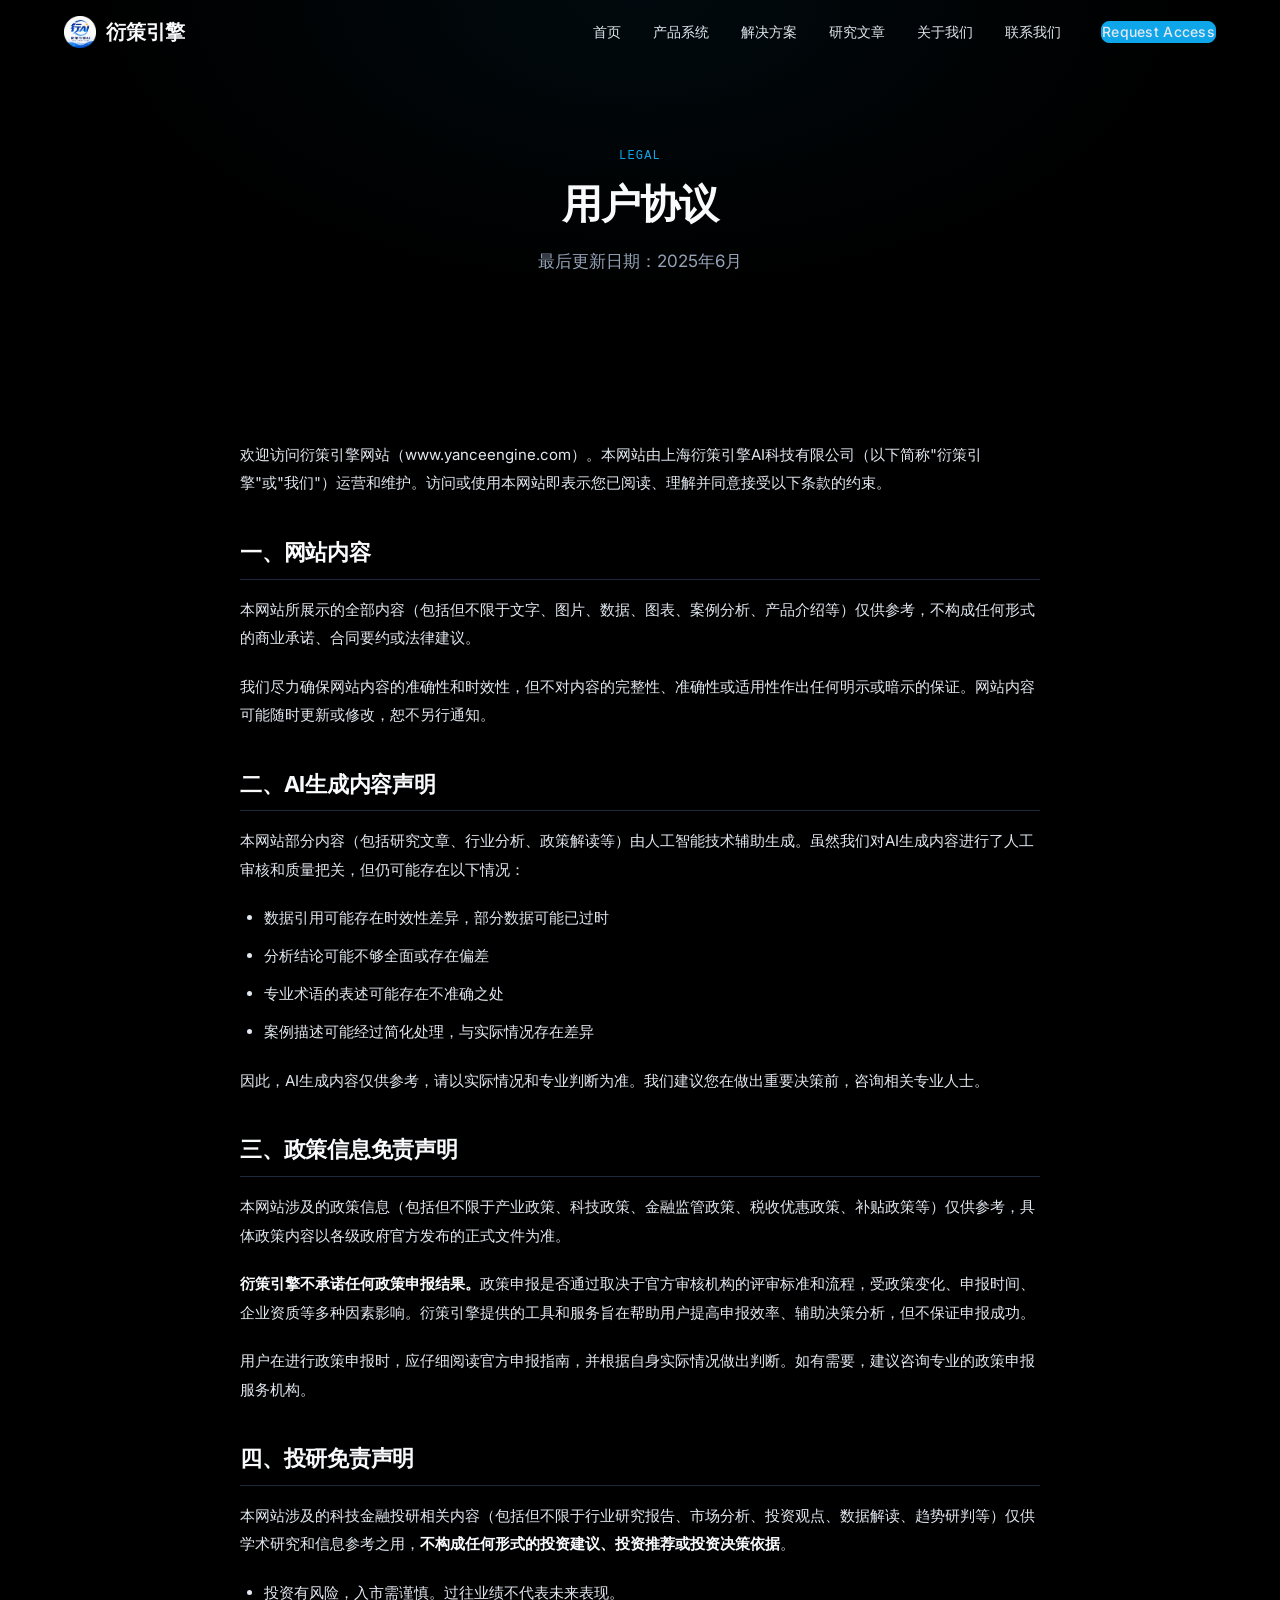
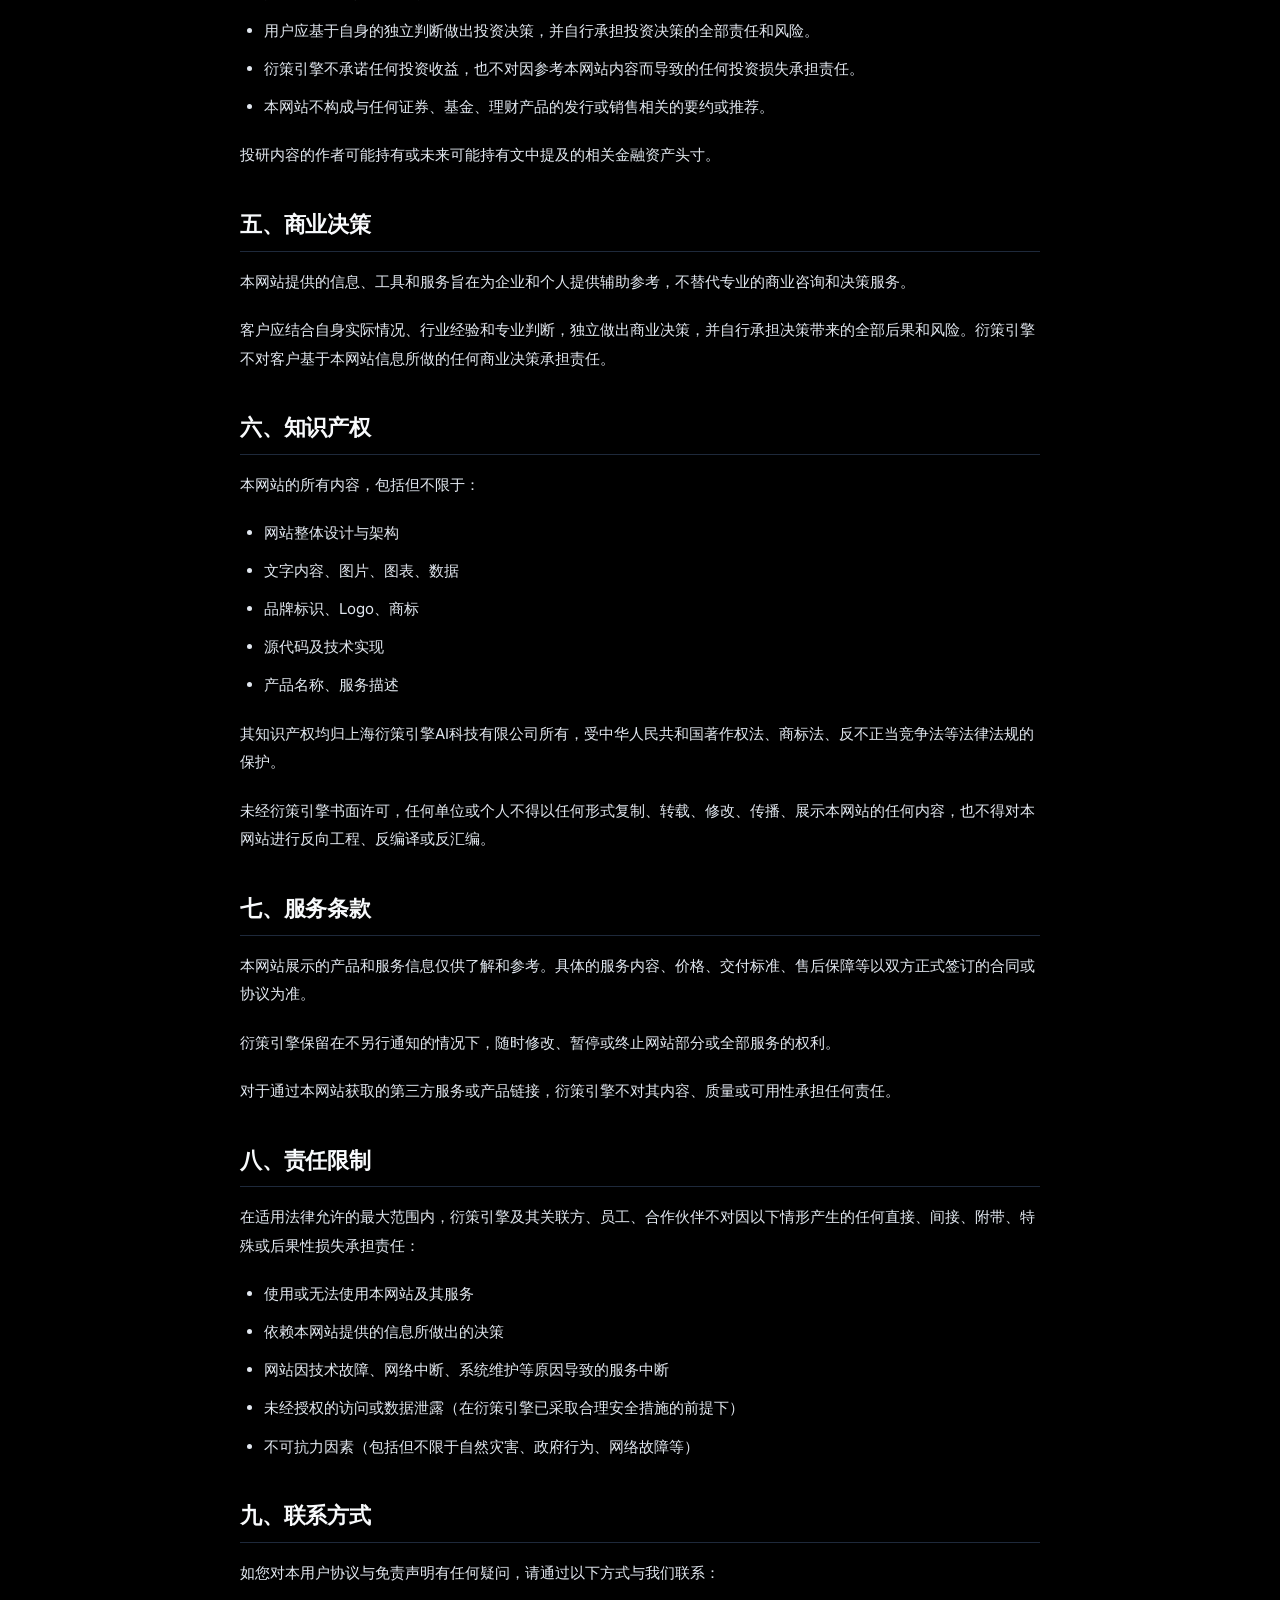
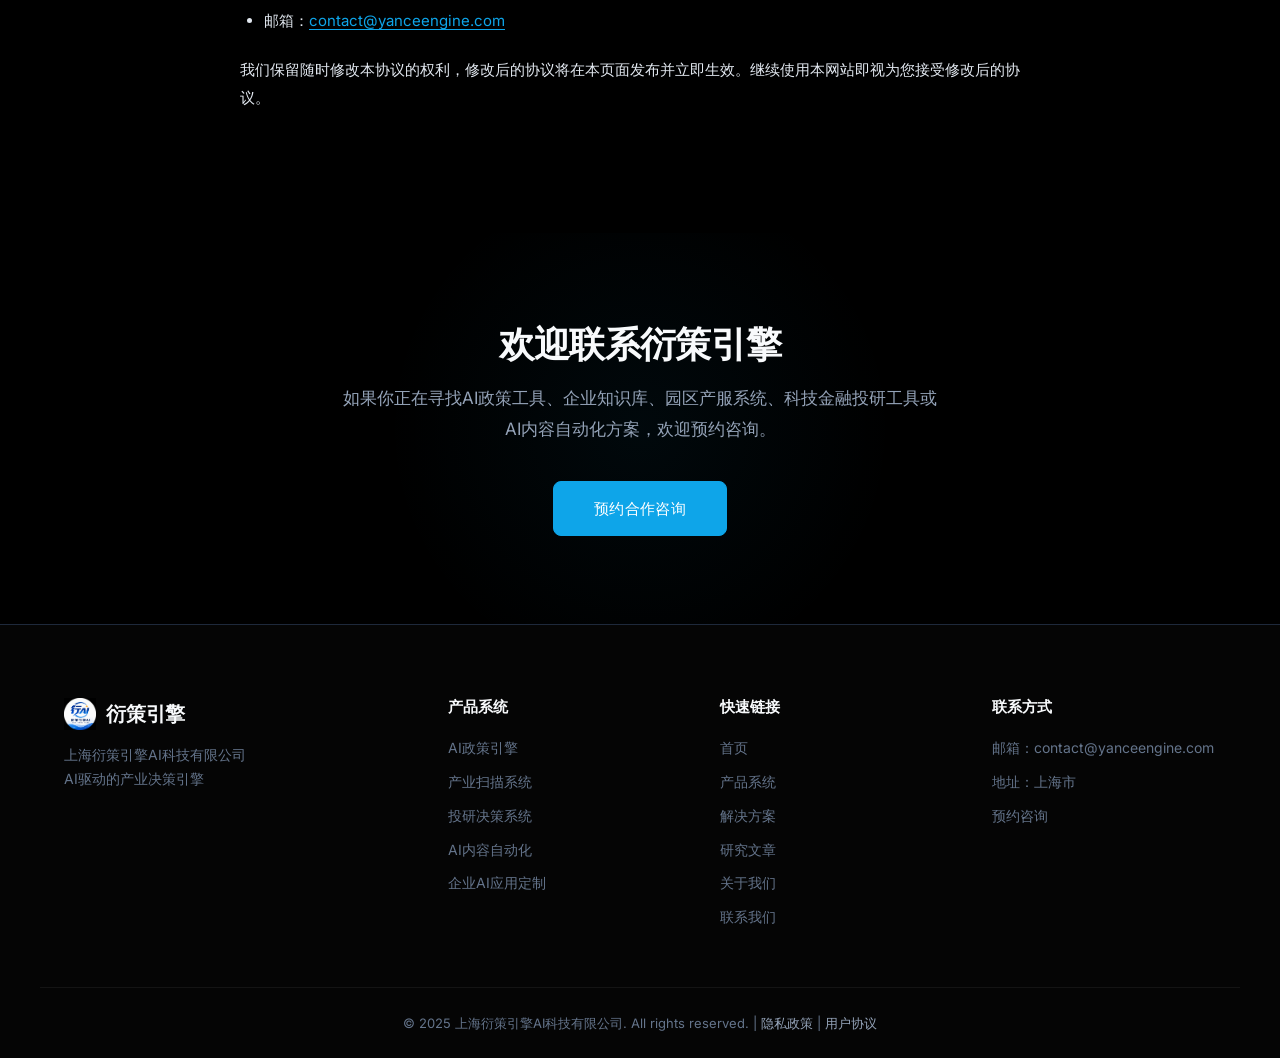
<file: terms.html>
<!DOCTYPE html>
<html lang="zh-CN">
<head>
  <meta charset="UTF-8">
  <meta name="viewport" content="width=device-width, initial-scale=1.0">
  <title>用户协议与免责声明 - 衍策引擎</title>
  <meta name="description" content="衍策引擎用户协议与免责声明，了解使用本网站服务的条款与条件。">
  <meta name="keywords" content="衍策引擎, 用户协议, 免责声明, 服务条款">
  <meta property="og:title" content="用户协议与免责声明 - 衍策引擎">
  <meta property="og:description" content="衍策引擎用户协议与免责声明，了解使用本网站服务的条款与条件。">
  <meta property="og:type" content="website">
  <meta property="og:image" content="assets/og-image.svg">
  <link rel="icon" href="assets/favicon.svg" type="image/svg+xml">

  <!-- Google Fonts -->
  <link rel="preconnect" href="https://fonts.googleapis.com">
  <link rel="preconnect" href="https://fonts.gstatic.com" crossorigin>
  <link href="https://fonts.googleapis.com/css2?family=Inter:wght@300;400;500;600;700&display=swap" rel="stylesheet">

  <link rel="stylesheet" href="css/style.css">
  <!-- Google Analytics -->
  <script async src="https://www.googletagmanager.com/gtag/js?id=G-EHH0K9PXEC"></script>
  <script>
    window.dataLayer = window.dataLayer || [];
    function gtag(){dataLayer.push(arguments);}
    gtag('js', new Date());
    gtag('config', 'G-EHH0K9PXEC');
  </script>

</head>
<body>

  <!-- ========== Header ========== -->
  <header class="site-header">
    <div class="container header-inner">
      <a href="index.html" class="logo">
        <img src="assets/logo-yanceengine.png" alt="衍策引擎" class="logo-img">
        <span>衍策引擎</span>
      </a>
      <nav class="main-nav" id="mainNav">
        <ul>
          <li><a href="index.html">首页</a></li>
          <li><a href="products.html">产品系统</a></li>
          <li><a href="solutions.html">解决方案</a></li>
          <li><a href="articles.html">研究文章</a></li>
          <li><a href="about.html">关于我们</a></li>
          <li><a href="contact.html">联系我们</a></li>
          <li class="nav-cta"><a href="contact.html" class="btn btn-primary btn-sm">Request Access</a></li>
        </ul>
      </nav>
      <button class="nav-toggle" id="navToggle" aria-label="打开导航菜单">
        <span></span><span></span><span></span>
      </button>
    </div>
  </header>

  <main>

    <!-- ========== Page Banner ========== -->
    <section class="page-banner fade-in">
      <div class="container">
        <span class="section-label">LEGAL</span>
        <h1>用户协议</h1>
        <p>最后更新日期：2025年6月</p>
      </div>
    </section>

    <!-- ========== Terms Content ========== -->
    <section class="section fade-in">
      <div class="container">
        <div class="legal-body">

          <p>欢迎访问衍策引擎网站（www.yanceengine.com）。本网站由上海衍策引擎AI科技有限公司（以下简称"衍策引擎"或"我们"）运营和维护。访问或使用本网站即表示您已阅读、理解并同意接受以下条款的约束。</p>

          <h2>一、网站内容</h2>
          <p>本网站所展示的全部内容（包括但不限于文字、图片、数据、图表、案例分析、产品介绍等）仅供参考，不构成任何形式的商业承诺、合同要约或法律建议。</p>
          <p>我们尽力确保网站内容的准确性和时效性，但不对内容的完整性、准确性或适用性作出任何明示或暗示的保证。网站内容可能随时更新或修改，恕不另行通知。</p>

          <h2>二、AI生成内容声明</h2>
          <p>本网站部分内容（包括研究文章、行业分析、政策解读等）由人工智能技术辅助生成。虽然我们对AI生成内容进行了人工审核和质量把关，但仍可能存在以下情况：</p>
          <ul>
            <li>数据引用可能存在时效性差异，部分数据可能已过时</li>
            <li>分析结论可能不够全面或存在偏差</li>
            <li>专业术语的表述可能存在不准确之处</li>
            <li>案例描述可能经过简化处理，与实际情况存在差异</li>
          </ul>
          <p>因此，AI生成内容仅供参考，请以实际情况和专业判断为准。我们建议您在做出重要决策前，咨询相关专业人士。</p>

          <h2>三、政策信息免责声明</h2>
          <p>本网站涉及的政策信息（包括但不限于产业政策、科技政策、金融监管政策、税收优惠政策、补贴政策等）仅供参考，具体政策内容以各级政府官方发布的正式文件为准。</p>
          <p><strong>衍策引擎不承诺任何政策申报结果。</strong>政策申报是否通过取决于官方审核机构的评审标准和流程，受政策变化、申报时间、企业资质等多种因素影响。衍策引擎提供的工具和服务旨在帮助用户提高申报效率、辅助决策分析，但不保证申报成功。</p>
          <p>用户在进行政策申报时，应仔细阅读官方申报指南，并根据自身实际情况做出判断。如有需要，建议咨询专业的政策申报服务机构。</p>

          <h2>四、投研免责声明</h2>
          <p>本网站涉及的科技金融投研相关内容（包括但不限于行业研究报告、市场分析、投资观点、数据解读、趋势研判等）仅供学术研究和信息参考之用，<strong>不构成任何形式的投资建议、投资推荐或投资决策依据</strong>。</p>
          <ul>
            <li>投资有风险，入市需谨慎。过往业绩不代表未来表现。</li>
            <li>用户应基于自身的独立判断做出投资决策，并自行承担投资决策的全部责任和风险。</li>
            <li>衍策引擎不承诺任何投资收益，也不对因参考本网站内容而导致的任何投资损失承担责任。</li>
            <li>本网站不构成与任何证券、基金、理财产品的发行或销售相关的要约或推荐。</li>
          </ul>
          <p>投研内容的作者可能持有或未来可能持有文中提及的相关金融资产头寸。</p>

          <h2>五、商业决策</h2>
          <p>本网站提供的信息、工具和服务旨在为企业和个人提供辅助参考，不替代专业的商业咨询和决策服务。</p>
          <p>客户应结合自身实际情况、行业经验和专业判断，独立做出商业决策，并自行承担决策带来的全部后果和风险。衍策引擎不对客户基于本网站信息所做的任何商业决策承担责任。</p>

          <h2>六、知识产权</h2>
          <p>本网站的所有内容，包括但不限于：</p>
          <ul>
            <li>网站整体设计与架构</li>
            <li>文字内容、图片、图表、数据</li>
            <li>品牌标识、Logo、商标</li>
            <li>源代码及技术实现</li>
            <li>产品名称、服务描述</li>
          </ul>
          <p>其知识产权均归上海衍策引擎AI科技有限公司所有，受中华人民共和国著作权法、商标法、反不正当竞争法等法律法规的保护。</p>
          <p>未经衍策引擎书面许可，任何单位或个人不得以任何形式复制、转载、修改、传播、展示本网站的任何内容，也不得对本网站进行反向工程、反编译或反汇编。</p>

          <h2>七、服务条款</h2>
          <p>本网站展示的产品和服务信息仅供了解和参考。具体的服务内容、价格、交付标准、售后保障等以双方正式签订的合同或协议为准。</p>
          <p>衍策引擎保留在不另行通知的情况下，随时修改、暂停或终止网站部分或全部服务的权利。</p>
          <p>对于通过本网站获取的第三方服务或产品链接，衍策引擎不对其内容、质量或可用性承担任何责任。</p>

          <h2>八、责任限制</h2>
          <p>在适用法律允许的最大范围内，衍策引擎及其关联方、员工、合作伙伴不对因以下情形产生的任何直接、间接、附带、特殊或后果性损失承担责任：</p>
          <ul>
            <li>使用或无法使用本网站及其服务</li>
            <li>依赖本网站提供的信息所做出的决策</li>
            <li>网站因技术故障、网络中断、系统维护等原因导致的服务中断</li>
            <li>未经授权的访问或数据泄露（在衍策引擎已采取合理安全措施的前提下）</li>
            <li>不可抗力因素（包括但不限于自然灾害、政府行为、网络故障等）</li>
          </ul>

          <h2>九、联系方式</h2>
          <p>如您对本用户协议与免责声明有任何疑问，请通过以下方式与我们联系：</p>
          <ul>
            <li>邮箱：<a href="mailto:contact@yanceengine.com">contact@yanceengine.com</a></li>
          </ul>
          <p>我们保留随时修改本协议的权利，修改后的协议将在本页面发布并立即生效。继续使用本网站即视为您接受修改后的协议。</p>

        </div>
      </div>
    </section>

    <!-- ========== CTA Banner ========== -->
    <section class="section section-cta fade-in">
      <div class="container cta-inner">
        <h2>欢迎联系衍策引擎</h2>
        <p>如果你正在寻找AI政策工具、企业知识库、园区产服系统、科技金融投研工具或AI内容自动化方案，欢迎预约咨询。</p>
        <a href="contact.html" class="btn btn-primary btn-lg">预约合作咨询</a>
      </div>
    </section>

  </main>

  <!-- ========== Footer ========== -->
  <footer class="site-footer">
    <div class="container footer-grid">
      <div class="footer-col footer-brand">
        <a href="index.html" class="logo">
          <img src="assets/logo-yanceengine.png" alt="衍策引擎" class="logo-img">
          <span>衍策引擎</span>
        </a>
        <p>上海衍策引擎AI科技有限公司<br>AI驱动的产业决策引擎</p>
      </div>
      <div class="footer-col">
        <h4>产品系统</h4>
        <ul>
          <li><a href="products.html">AI政策引擎</a></li>
          <li><a href="products.html">产业扫描系统</a></li>
          <li><a href="products.html">投研决策系统</a></li>
          <li><a href="products.html">AI内容自动化</a></li>
          <li><a href="products.html">企业AI应用定制</a></li>
        </ul>
      </div>
      <div class="footer-col">
        <h4>快速链接</h4>
        <ul>
          <li><a href="index.html">首页</a></li>
          <li><a href="products.html">产品系统</a></li>
          <li><a href="solutions.html">解决方案</a></li>
          <li><a href="articles.html">研究文章</a></li>
          <li><a href="about.html">关于我们</a></li>
          <li><a href="contact.html">联系我们</a></li>
        </ul>
      </div>
      <div class="footer-col">
        <h4>联系方式</h4>
        <ul>
          <li>邮箱：contact@yanceengine.com</li>
          <li>地址：上海市</li>
          <li><a href="contact.html">预约咨询</a></li>
        </ul>
      </div>
    </div>
    <div class="container footer-bottom">
      <p>&copy; 2025 上海衍策引擎AI科技有限公司. All rights reserved. | <a href="privacy.html">隐私政策</a> | <a href="terms.html">用户协议</a></p>
    </div>
  </footer>

  <script src="js/main.js"></script>
</body>
</html>
</file>
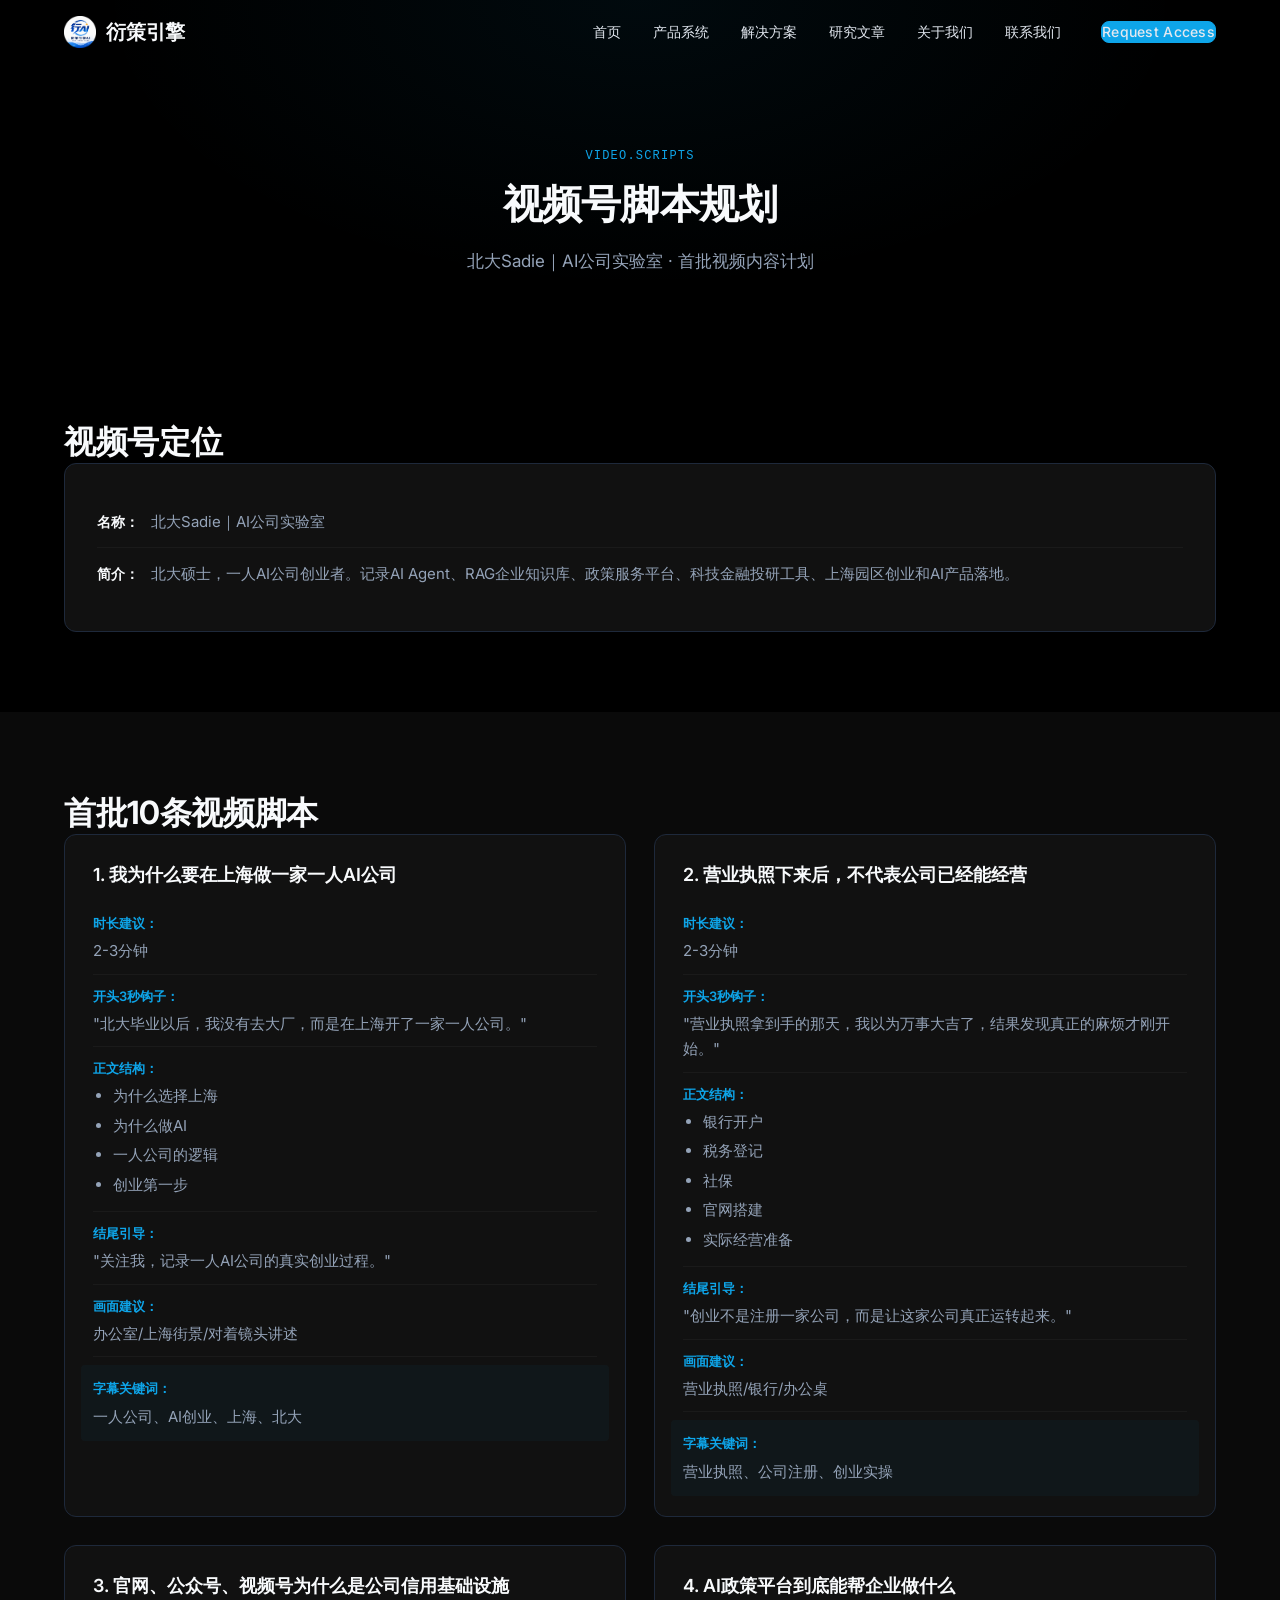
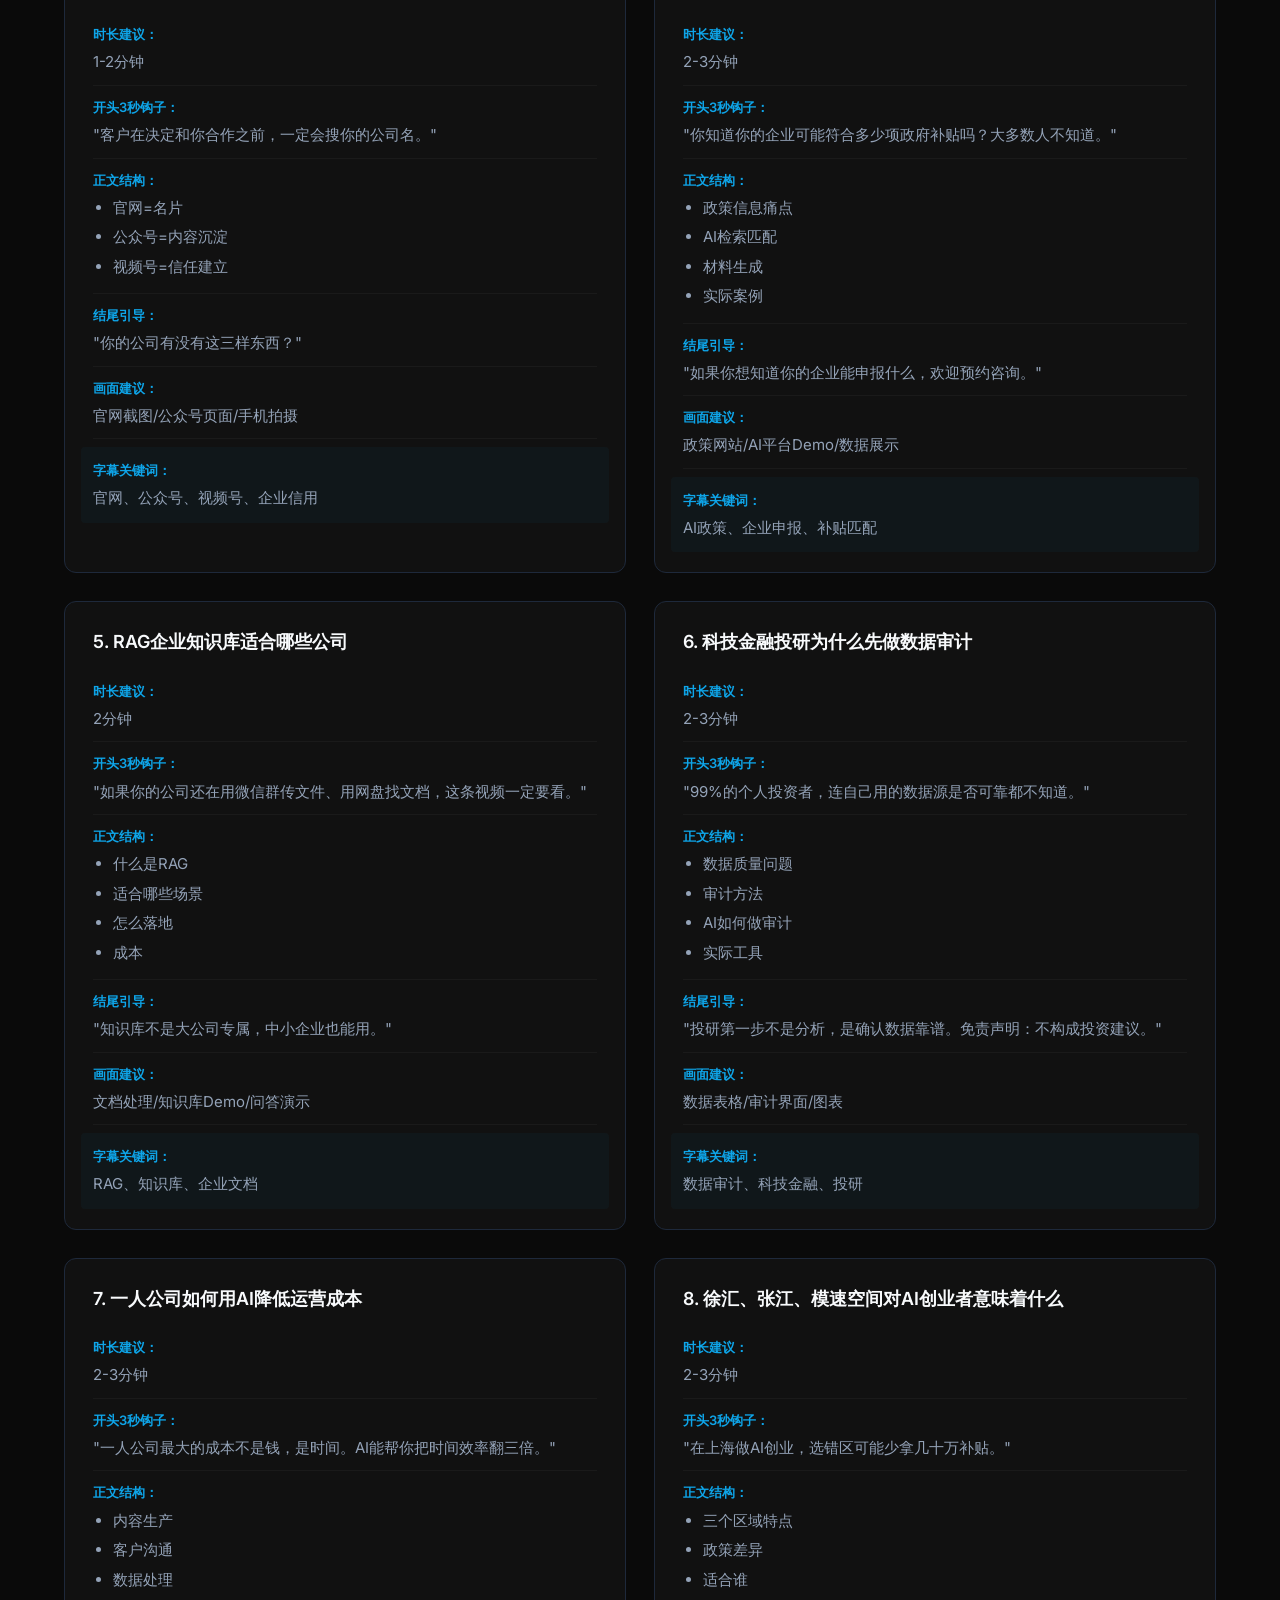
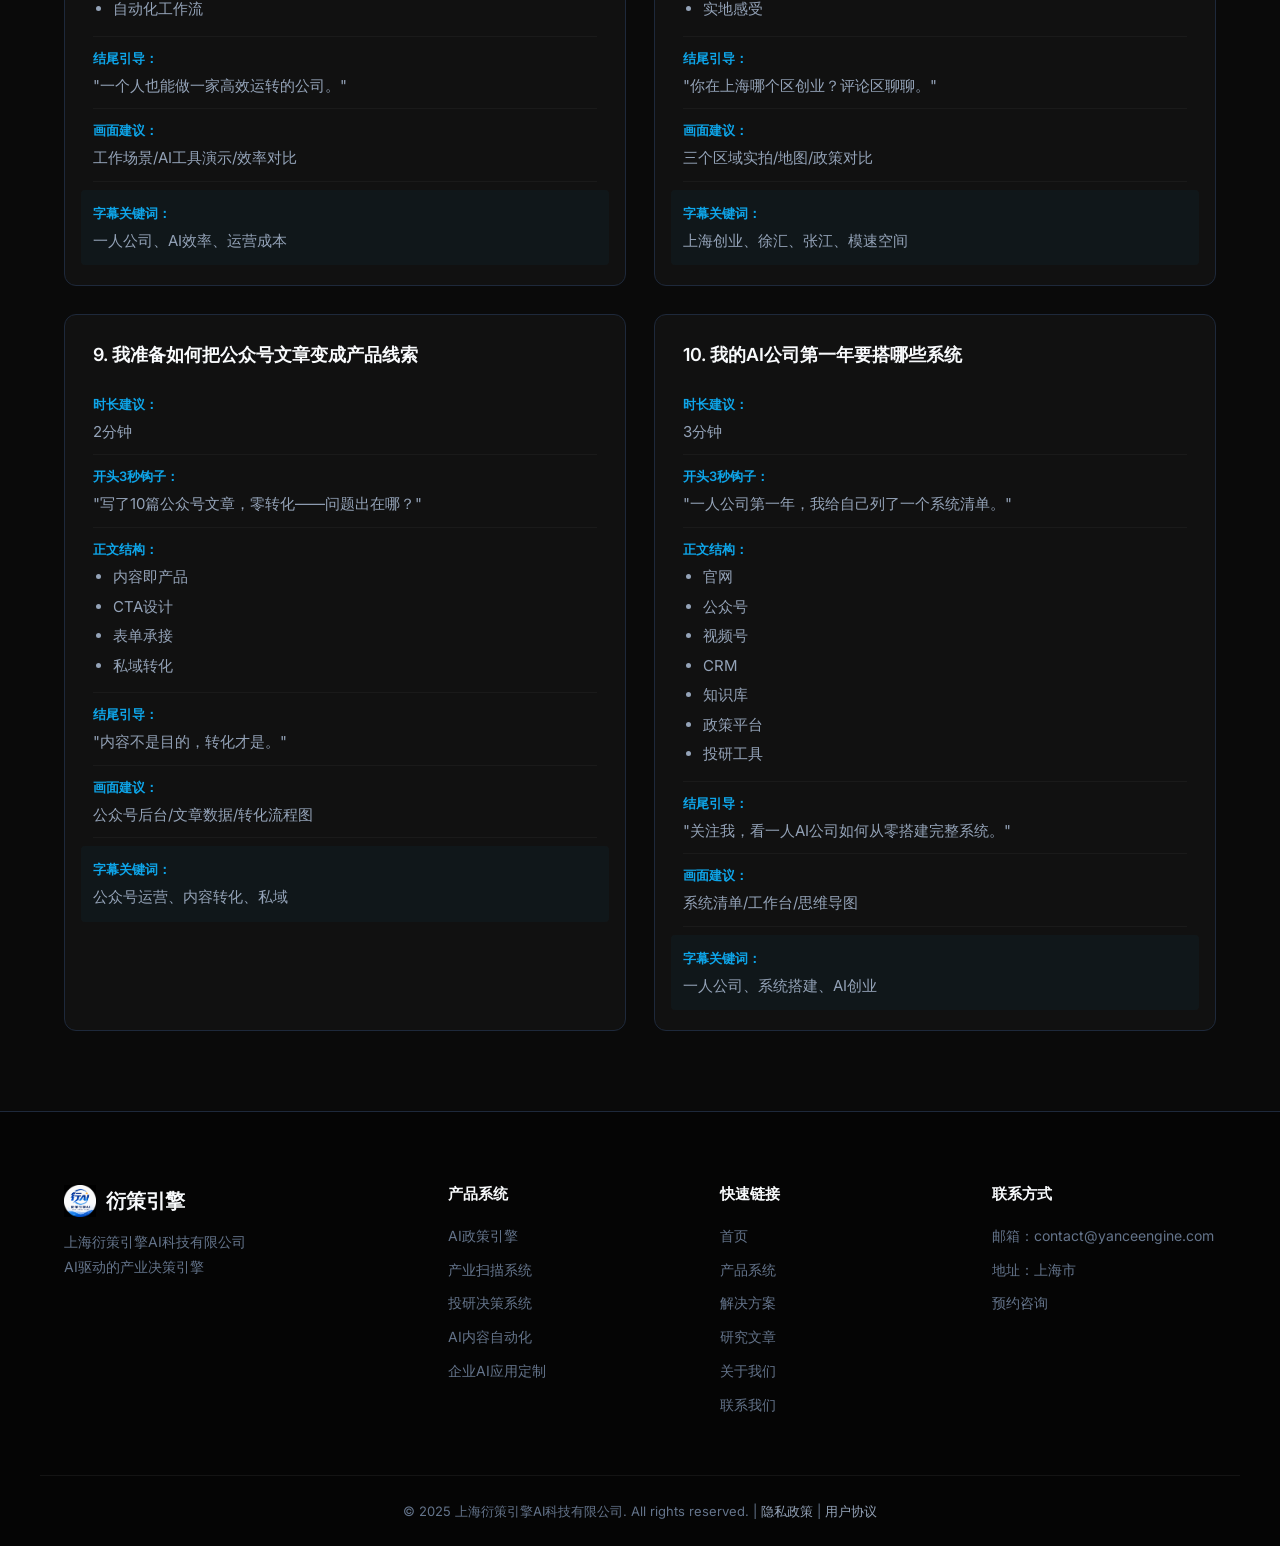
<file: video-scripts.html>
<!DOCTYPE html>
<html lang="zh-CN">
<head>
    <meta charset="UTF-8">
    <meta name="viewport" content="width=device-width, initial-scale=1.0">
    <title>视频号脚本素材 - 衍策引擎</title>
    <meta name="description" content="北大Sadie｜AI公司实验室视频号首批视频内容计划，记录AI Agent、RAG企业知识库、政策服务平台、科技金融投研工具与上海园区创业。">
    <meta name="keywords" content="视频号脚本,视频内容,AI创业,一人公司,北大硕士,上海创业,政策服务,RAG知识库,科技金融">

    <!-- Open Graph Meta -->
    <meta property="og:title" content="视频号脚本素材 - 衍策引擎">
    <meta property="og:description" content="北大Sadie｜AI公司实验室视频号首批视频内容计划，记录AI Agent、RAG企业知识库、政策服务平台、科技金融投研工具与上海园区创业。">
    <meta property="og:type" content="website">
    <meta property="og:url" content="https://yanceengine.com/video-scripts.html">
    <meta property="og:image" content="assets/og-image.svg">

    <!-- Favicon -->
    <link rel="icon" type="image/svg+xml" href="assets/favicon.svg">

    <!-- Google Fonts -->
    <link rel="preconnect" href="https://fonts.googleapis.com">
    <link rel="preconnect" href="https://fonts.gstatic.com" crossorigin>
    <link href="https://fonts.googleapis.com/css2?family=Inter:wght@300;400;500;600;700&display=swap" rel="stylesheet">

    <!-- CSS -->
    <link rel="stylesheet" href="css/style.css">
  <!-- Google Analytics -->
  <script async src="https://www.googletagmanager.com/gtag/js?id=G-EHH0K9PXEC"></script>
  <script>
    window.dataLayer = window.dataLayer || [];
    function gtag(){dataLayer.push(arguments);}
    gtag('js', new Date());
    gtag('config', 'G-EHH0K9PXEC');
  </script>

</head>
<body>
    <!-- Header -->
    <header class="site-header">
      <div class="container header-inner">
        <a href="index.html" class="logo">
          <img src="assets/logo-yanceengine.png" alt="衍策引擎" class="logo-img">
          <span>衍策引擎</span>
        </a>
        <nav class="main-nav" id="mainNav">
          <ul>
            <li><a href="index.html">首页</a></li>
            <li><a href="products.html">产品系统</a></li>
            <li><a href="solutions.html">解决方案</a></li>
            <li><a href="articles.html">研究文章</a></li>
            <li><a href="about.html">关于我们</a></li>
            <li><a href="contact.html">联系我们</a></li>
            <li class="nav-cta"><a href="contact.html" class="btn btn-primary btn-sm">Request Access</a></li>
          </ul>
        </nav>
        <button class="nav-toggle" id="navToggle" aria-label="打开导航菜单">
          <span></span><span></span><span></span>
        </button>
      </div>
    </header>

    <!-- Page Banner -->
    <section class="page-banner">
        <div class="container">
            <span class="section-label">VIDEO.SCRIPTS</span>
            <h1>视频号脚本规划</h1>
            <p>北大Sadie｜AI公司实验室 · 首批视频内容计划</p>
        </div>
    </section>

    <!-- Intro: 视频号定位 -->
    <section class="content-section fade-in">
        <div class="container">
            <h2>视频号定位</h2>
            <div class="info-card">
                <div class="info-item">
                    <strong>名称：</strong>
                    <p>北大Sadie｜AI公司实验室</p>
                </div>
                <div class="info-item">
                    <strong>简介：</strong>
                    <p>北大硕士，一人AI公司创业者。记录AI Agent、RAG企业知识库、政策服务平台、科技金融投研工具、上海园区创业和AI产品落地。</p>
                </div>
            </div>
        </div>
    </section>

    <!-- 10 Video Script Cards -->
    <section class="content-section bg-light fade-in">
        <div class="container">
            <h2>首批10条视频脚本</h2>
            <div class="video-cards">

                <!-- Video 1 -->
                <div class="video-card">
                    <h3>1. 我为什么要在上海做一家一人AI公司</h3>
                    <div class="video-detail">
                        <strong>时长建议：</strong>
                        <p>2-3分钟</p>
                    </div>
                    <div class="video-detail">
                        <strong>开头3秒钩子：</strong>
                        <p>"北大毕业以后，我没有去大厂，而是在上海开了一家一人公司。"</p>
                    </div>
                    <div class="video-detail">
                        <strong>正文结构：</strong>
                        <ul>
                            <li>为什么选择上海</li>
                            <li>为什么做AI</li>
                            <li>一人公司的逻辑</li>
                            <li>创业第一步</li>
                        </ul>
                    </div>
                    <div class="video-detail">
                        <strong>结尾引导：</strong>
                        <p>"关注我，记录一人AI公司的真实创业过程。"</p>
                    </div>
                    <div class="video-detail">
                        <strong>画面建议：</strong>
                        <p>办公室/上海街景/对着镜头讲述</p>
                    </div>
                    <div class="video-detail tags">
                        <strong>字幕关键词：</strong>
                        <p>一人公司、AI创业、上海、北大</p>
                    </div>
                </div>

                <!-- Video 2 -->
                <div class="video-card">
                    <h3>2. 营业执照下来后，不代表公司已经能经营</h3>
                    <div class="video-detail">
                        <strong>时长建议：</strong>
                        <p>2-3分钟</p>
                    </div>
                    <div class="video-detail">
                        <strong>开头3秒钩子：</strong>
                        <p>"营业执照拿到手的那天，我以为万事大吉了，结果发现真正的麻烦才刚开始。"</p>
                    </div>
                    <div class="video-detail">
                        <strong>正文结构：</strong>
                        <ul>
                            <li>银行开户</li>
                            <li>税务登记</li>
                            <li>社保</li>
                            <li>官网搭建</li>
                            <li>实际经营准备</li>
                        </ul>
                    </div>
                    <div class="video-detail">
                        <strong>结尾引导：</strong>
                        <p>"创业不是注册一家公司，而是让这家公司真正运转起来。"</p>
                    </div>
                    <div class="video-detail">
                        <strong>画面建议：</strong>
                        <p>营业执照/银行/办公桌</p>
                    </div>
                    <div class="video-detail tags">
                        <strong>字幕关键词：</strong>
                        <p>营业执照、公司注册、创业实操</p>
                    </div>
                </div>

                <!-- Video 3 -->
                <div class="video-card">
                    <h3>3. 官网、公众号、视频号为什么是公司信用基础设施</h3>
                    <div class="video-detail">
                        <strong>时长建议：</strong>
                        <p>1-2分钟</p>
                    </div>
                    <div class="video-detail">
                        <strong>开头3秒钩子：</strong>
                        <p>"客户在决定和你合作之前，一定会搜你的公司名。"</p>
                    </div>
                    <div class="video-detail">
                        <strong>正文结构：</strong>
                        <ul>
                            <li>官网=名片</li>
                            <li>公众号=内容沉淀</li>
                            <li>视频号=信任建立</li>
                        </ul>
                    </div>
                    <div class="video-detail">
                        <strong>结尾引导：</strong>
                        <p>"你的公司有没有这三样东西？"</p>
                    </div>
                    <div class="video-detail">
                        <strong>画面建议：</strong>
                        <p>官网截图/公众号页面/手机拍摄</p>
                    </div>
                    <div class="video-detail tags">
                        <strong>字幕关键词：</strong>
                        <p>官网、公众号、视频号、企业信用</p>
                    </div>
                </div>

                <!-- Video 4 -->
                <div class="video-card">
                    <h3>4. AI政策平台到底能帮企业做什么</h3>
                    <div class="video-detail">
                        <strong>时长建议：</strong>
                        <p>2-3分钟</p>
                    </div>
                    <div class="video-detail">
                        <strong>开头3秒钩子：</strong>
                        <p>"你知道你的企业可能符合多少项政府补贴吗？大多数人不知道。"</p>
                    </div>
                    <div class="video-detail">
                        <strong>正文结构：</strong>
                        <ul>
                            <li>政策信息痛点</li>
                            <li>AI检索匹配</li>
                            <li>材料生成</li>
                            <li>实际案例</li>
                        </ul>
                    </div>
                    <div class="video-detail">
                        <strong>结尾引导：</strong>
                        <p>"如果你想知道你的企业能申报什么，欢迎预约咨询。"</p>
                    </div>
                    <div class="video-detail">
                        <strong>画面建议：</strong>
                        <p>政策网站/AI平台Demo/数据展示</p>
                    </div>
                    <div class="video-detail tags">
                        <strong>字幕关键词：</strong>
                        <p>AI政策、企业申报、补贴匹配</p>
                    </div>
                </div>

                <!-- Video 5 -->
                <div class="video-card">
                    <h3>5. RAG企业知识库适合哪些公司</h3>
                    <div class="video-detail">
                        <strong>时长建议：</strong>
                        <p>2分钟</p>
                    </div>
                    <div class="video-detail">
                        <strong>开头3秒钩子：</strong>
                        <p>"如果你的公司还在用微信群传文件、用网盘找文档，这条视频一定要看。"</p>
                    </div>
                    <div class="video-detail">
                        <strong>正文结构：</strong>
                        <ul>
                            <li>什么是RAG</li>
                            <li>适合哪些场景</li>
                            <li>怎么落地</li>
                            <li>成本</li>
                        </ul>
                    </div>
                    <div class="video-detail">
                        <strong>结尾引导：</strong>
                        <p>"知识库不是大公司专属，中小企业也能用。"</p>
                    </div>
                    <div class="video-detail">
                        <strong>画面建议：</strong>
                        <p>文档处理/知识库Demo/问答演示</p>
                    </div>
                    <div class="video-detail tags">
                        <strong>字幕关键词：</strong>
                        <p>RAG、知识库、企业文档</p>
                    </div>
                </div>

                <!-- Video 6 -->
                <div class="video-card">
                    <h3>6. 科技金融投研为什么先做数据审计</h3>
                    <div class="video-detail">
                        <strong>时长建议：</strong>
                        <p>2-3分钟</p>
                    </div>
                    <div class="video-detail">
                        <strong>开头3秒钩子：</strong>
                        <p>"99%的个人投资者，连自己用的数据源是否可靠都不知道。"</p>
                    </div>
                    <div class="video-detail">
                        <strong>正文结构：</strong>
                        <ul>
                            <li>数据质量问题</li>
                            <li>审计方法</li>
                            <li>AI如何做审计</li>
                            <li>实际工具</li>
                        </ul>
                    </div>
                    <div class="video-detail">
                        <strong>结尾引导：</strong>
                        <p>"投研第一步不是分析，是确认数据靠谱。免责声明：不构成投资建议。"</p>
                    </div>
                    <div class="video-detail">
                        <strong>画面建议：</strong>
                        <p>数据表格/审计界面/图表</p>
                    </div>
                    <div class="video-detail tags">
                        <strong>字幕关键词：</strong>
                        <p>数据审计、科技金融、投研</p>
                    </div>
                </div>

                <!-- Video 7 -->
                <div class="video-card">
                    <h3>7. 一人公司如何用AI降低运营成本</h3>
                    <div class="video-detail">
                        <strong>时长建议：</strong>
                        <p>2-3分钟</p>
                    </div>
                    <div class="video-detail">
                        <strong>开头3秒钩子：</strong>
                        <p>"一人公司最大的成本不是钱，是时间。AI能帮你把时间效率翻三倍。"</p>
                    </div>
                    <div class="video-detail">
                        <strong>正文结构：</strong>
                        <ul>
                            <li>内容生产</li>
                            <li>客户沟通</li>
                            <li>数据处理</li>
                            <li>自动化工作流</li>
                        </ul>
                    </div>
                    <div class="video-detail">
                        <strong>结尾引导：</strong>
                        <p>"一个人也能做一家高效运转的公司。"</p>
                    </div>
                    <div class="video-detail">
                        <strong>画面建议：</strong>
                        <p>工作场景/AI工具演示/效率对比</p>
                    </div>
                    <div class="video-detail tags">
                        <strong>字幕关键词：</strong>
                        <p>一人公司、AI效率、运营成本</p>
                    </div>
                </div>

                <!-- Video 8 -->
                <div class="video-card">
                    <h3>8. 徐汇、张江、模速空间对AI创业者意味着什么</h3>
                    <div class="video-detail">
                        <strong>时长建议：</strong>
                        <p>2-3分钟</p>
                    </div>
                    <div class="video-detail">
                        <strong>开头3秒钩子：</strong>
                        <p>"在上海做AI创业，选错区可能少拿几十万补贴。"</p>
                    </div>
                    <div class="video-detail">
                        <strong>正文结构：</strong>
                        <ul>
                            <li>三个区域特点</li>
                            <li>政策差异</li>
                            <li>适合谁</li>
                            <li>实地感受</li>
                        </ul>
                    </div>
                    <div class="video-detail">
                        <strong>结尾引导：</strong>
                        <p>"你在上海哪个区创业？评论区聊聊。"</p>
                    </div>
                    <div class="video-detail">
                        <strong>画面建议：</strong>
                        <p>三个区域实拍/地图/政策对比</p>
                    </div>
                    <div class="video-detail tags">
                        <strong>字幕关键词：</strong>
                        <p>上海创业、徐汇、张江、模速空间</p>
                    </div>
                </div>

                <!-- Video 9 -->
                <div class="video-card">
                    <h3>9. 我准备如何把公众号文章变成产品线索</h3>
                    <div class="video-detail">
                        <strong>时长建议：</strong>
                        <p>2分钟</p>
                    </div>
                    <div class="video-detail">
                        <strong>开头3秒钩子：</strong>
                        <p>"写了10篇公众号文章，零转化——问题出在哪？"</p>
                    </div>
                    <div class="video-detail">
                        <strong>正文结构：</strong>
                        <ul>
                            <li>内容即产品</li>
                            <li>CTA设计</li>
                            <li>表单承接</li>
                            <li>私域转化</li>
                        </ul>
                    </div>
                    <div class="video-detail">
                        <strong>结尾引导：</strong>
                        <p>"内容不是目的，转化才是。"</p>
                    </div>
                    <div class="video-detail">
                        <strong>画面建议：</strong>
                        <p>公众号后台/文章数据/转化流程图</p>
                    </div>
                    <div class="video-detail tags">
                        <strong>字幕关键词：</strong>
                        <p>公众号运营、内容转化、私域</p>
                    </div>
                </div>

                <!-- Video 10 -->
                <div class="video-card">
                    <h3>10. 我的AI公司第一年要搭哪些系统</h3>
                    <div class="video-detail">
                        <strong>时长建议：</strong>
                        <p>3分钟</p>
                    </div>
                    <div class="video-detail">
                        <strong>开头3秒钩子：</strong>
                        <p>"一人公司第一年，我给自己列了一个系统清单。"</p>
                    </div>
                    <div class="video-detail">
                        <strong>正文结构：</strong>
                        <ul>
                            <li>官网</li>
                            <li>公众号</li>
                            <li>视频号</li>
                            <li>CRM</li>
                            <li>知识库</li>
                            <li>政策平台</li>
                            <li>投研工具</li>
                        </ul>
                    </div>
                    <div class="video-detail">
                        <strong>结尾引导：</strong>
                        <p>"关注我，看一人AI公司如何从零搭建完整系统。"</p>
                    </div>
                    <div class="video-detail">
                        <strong>画面建议：</strong>
                        <p>系统清单/工作台/思维导图</p>
                    </div>
                    <div class="video-detail tags">
                        <strong>字幕关键词：</strong>
                        <p>一人公司、系统搭建、AI创业</p>
                    </div>
                </div>

            </div>
        </div>
    </section>

    <!-- Footer -->
    <footer class="site-footer">
      <div class="container footer-grid">
        <div class="footer-col footer-brand">
          <a href="index.html" class="logo">
            <img src="assets/logo-yanceengine.png" alt="衍策引擎" class="logo-img">
            <span>衍策引擎</span>
          </a>
          <p>上海衍策引擎AI科技有限公司<br>AI驱动的产业决策引擎</p>
        </div>
        <div class="footer-col">
          <h4>产品系统</h4>
          <ul>
            <li><a href="products.html">AI政策引擎</a></li>
            <li><a href="products.html">产业扫描系统</a></li>
            <li><a href="products.html">投研决策系统</a></li>
            <li><a href="products.html">AI内容自动化</a></li>
            <li><a href="products.html">企业AI应用定制</a></li>
          </ul>
        </div>
        <div class="footer-col">
          <h4>快速链接</h4>
          <ul>
            <li><a href="index.html">首页</a></li>
            <li><a href="products.html">产品系统</a></li>
            <li><a href="solutions.html">解决方案</a></li>
            <li><a href="articles.html">研究文章</a></li>
            <li><a href="about.html">关于我们</a></li>
            <li><a href="contact.html">联系我们</a></li>
          </ul>
        </div>
        <div class="footer-col">
          <h4>联系方式</h4>
          <ul>
            <li>邮箱：contact@yanceengine.com</li>
            <li>地址：上海市</li>
            <li><a href="contact.html">预约咨询</a></li>
          </ul>
        </div>
      </div>
      <div class="container footer-bottom">
        <p>&copy; 2025 上海衍策引擎AI科技有限公司. All rights reserved. | <a href="privacy.html">隐私政策</a> | <a href="terms.html">用户协议</a></p>
      </div>
    </footer>

    <!-- JavaScript -->
    <script src="js/main.js"></script>
</body>
</html>
</file>
<file: css/style.css>
/* ================================================================
   YanceEngine 全局样式表 — SpaceX x Phia Dark Theme
   公司：上海衍策引擎AI科技有限公司
   设计风格：深空黑底 + 电光蓝 + 电影级全屏分区 + 产品卡片结构
   ================================================================ */

/* ----------------------------------------
   0. 字体加载 — Google Fonts
   ---------------------------------------- */
@import url("https://fonts.googleapis.com/css2?family=Inter:wght@300;400;500;600;700;800;900&display=swap");

/* ----------------------------------------
   1. CSS 自定义属性 / 设计令牌
   ---------------------------------------- */
:root {
  /* 主色 — 电光蓝 */
  --color-primary: #0ea5e9;
  --color-primary-dark: #0284c7;
  --color-accent: #38bdf8;
  --color-glow: #0ea5e933;

  /* 文字色 */
  --color-text: #e2e8f0;
  --color-text-secondary: #94a3b8;
  --color-text-dim: #64748b;
  --color-heading: #f8fafc;

  /* 背景色 */
  --color-bg: #000000;
  --color-bg-section: #0a0a0a;
  --color-bg-card: #111111;
  --color-bg-elevated: #1a1a1a;
  --color-border: #1e293b;

  /* 页脚 */
  --color-footer-bg: #050505;

  /* 兼容旧变量名 */
  --color-white: #f8fafc;
  --color-section-alt: #0a0a0a;
  --color-card-bg: #111111;
  --color-text-light: #94a3b8;

  /* 阴影 — 深色主题下的辉光效果 */
  --shadow-sm: 0 1px 3px rgba(0, 0, 0, 0.4), 0 1px 2px rgba(0, 0, 0, 0.3);
  --shadow-md: 0 4px 16px rgba(0, 0, 0, 0.5), 0 2px 4px rgba(0, 0, 0, 0.3);
  --shadow-lg: 0 12px 40px rgba(0, 0, 0, 0.6), 0 4px 12px rgba(0, 0, 0, 0.4);
  --shadow-xl: 0 20px 60px rgba(0, 0, 0, 0.7), 0 8px 20px rgba(0, 0, 0, 0.5);
  --shadow-header: 0 1px 12px rgba(0, 0, 0, 0.6);
  --shadow-card-hover: 0 0 24px var(--color-glow), 0 8px 32px rgba(0, 0, 0, 0.5);
  --shadow-glow: 0 0 20px var(--color-glow);

  /* 圆角 */
  --radius-sm: 4px;
  --radius-md: 8px;
  --radius-lg: 12px;
  --radius-xl: 16px;
  --radius-full: 9999px;

  /* 过渡 — SpaceX 风格的平滑曲线 */
  --transition-fast: 0.2s cubic-bezier(0.4, 0, 0.2, 1);
  --transition-base: 0.3s cubic-bezier(0.4, 0, 0.2, 1);
  --transition-slow: 0.5s cubic-bezier(0.4, 0, 0.2, 1);
  --transition-cinematic: 0.6s cubic-bezier(0.16, 1, 0.3, 1);

  /* 字体 */
  --font-sans: "Inter", "PingFang SC", "Helvetica Neue", "Microsoft YaHei", sans-serif;
  --font-mono: "JetBrains Mono", "Fira Code", monospace;
  --font-family: var(--font-sans);

  /* 容器 */
  --container-max: 1200px;
  --container-padding: 24px;

  /* 导航高度 */
  --nav-height: 64px;
}

/* ----------------------------------------
   2. 重置 / 基础样式
   ---------------------------------------- */
*,
*::before,
*::after {
  margin: 0;
  padding: 0;
  box-sizing: border-box;
}

html {
  font-size: 16px;
  scroll-behavior: smooth;
  -webkit-text-size-adjust: 100%;
}

body {
  font-family: var(--font-sans);
  color: var(--color-text);
  background-color: var(--color-bg);
  line-height: 1.7;
  -webkit-font-smoothing: antialiased;
  -moz-osx-font-smoothing: grayscale;
}

a {
  color: inherit;
  text-decoration: none;
  transition: color var(--transition-fast);
}

a:hover {
  color: var(--color-primary);
}

img {
  max-width: 100%;
  height: auto;
  display: block;
}

ul, ol {
  list-style: none;
}

h1, h2, h3, h4, h5, h6 {
  font-weight: 700;
  line-height: 1.3;
  color: var(--color-heading);
}

h1 { font-size: 2.75rem; letter-spacing: -0.02em; }
h2 { font-size: 2rem; letter-spacing: -0.01em; }
h3 { font-size: 1.375rem; }
h4 { font-size: 1.125rem; }

p {
  margin-bottom: 1rem;
  color: var(--color-text-secondary);
  line-height: 1.8;
}

strong {
  font-weight: 600;
  color: var(--color-heading);
}

/* 选中文本样式 */
::selection {
  background-color: rgba(14, 165, 233, 0.3);
  color: var(--color-heading);
}

/* 滚动条 — 深色主题 */
::-webkit-scrollbar {
  width: 8px;
}

::-webkit-scrollbar-track {
  background: var(--color-bg);
}

::-webkit-scrollbar-thumb {
  background: var(--color-border);
  border-radius: 4px;
}

::-webkit-scrollbar-thumb:hover {
  background: var(--color-text-dim);
}

/* ----------------------------------------
   3. 容器与布局工具
   ---------------------------------------- */
.container {
  max-width: var(--container-max);
  margin: 0 auto;
  padding: 0 var(--container-padding);
}

.section {
  padding: 100px 0;
}

.section-alt {
  background-color: var(--color-bg-section);
}

/* 内容板块 */
.content-section {
  padding: 80px 0;
}

.content-section.bg-light {
  background-color: var(--color-bg-section);
}

.section-header {
  text-align: left;
  margin-bottom: 64px;
}

.section-header h2 {
  margin-bottom: 16px;
  font-size: 2.25rem;
  font-weight: 700;
}

.section-header p {
  font-size: 1.05rem;
  max-width: 640px;
  margin: 0;
  color: var(--color-text-secondary);
}

.section-title {
  text-align: left;
  margin-bottom: 16px;
  font-size: 2.25rem;
  letter-spacing: -0.02em;
  font-weight: 700;
}

.section-text {
  font-size: 1.05rem;
  max-width: 720px;
  margin: 0 0 32px;
  text-align: left;
  line-height: 1.9;
  color: var(--color-text-secondary);
}

.section-subtitle {
  font-size: 1.05rem;
  color: var(--color-text-secondary);
  max-width: 640px;
  margin: 0;
}

/* 板块标签 — 等宽字体、大写、电光蓝 */
.section-label {
  display: inline-block;
  font-family: var(--font-mono);
  font-size: 0.75rem;
  font-weight: 500;
  letter-spacing: 0.1em;
  text-transform: uppercase;
  color: var(--color-primary);
  margin-bottom: 12px;
}

.text-center { text-align: center; }
.text-left { text-align: left; }

/* ----------------------------------------
   4. 按钮样式
   ---------------------------------------- */
.btn {
  display: inline-flex;
  align-items: center;
  justify-content: center;
  padding: 14px 32px;
  font-size: 0.875rem;
  font-weight: 500;
  border-radius: var(--radius-md);
  border: 1px solid transparent;
  cursor: pointer;
  transition: all var(--transition-base);
  font-family: var(--font-sans);
  line-height: 1.4;
  white-space: nowrap;
  letter-spacing: 0.02em;
}

/* 主按钮 — 电光蓝实心 */
.btn-primary {
  background-color: var(--color-primary);
  color: #ffffff;
  border-color: var(--color-primary);
}

.btn-primary:hover {
  background-color: var(--color-primary-dark);
  border-color: var(--color-primary-dark);
  color: #ffffff;
  filter: brightness(1.1);
  box-shadow: var(--shadow-glow);
  transform: translateY(-1px);
}

/* 描边按钮 — 白色边框 */
.btn-outline {
  background-color: transparent;
  color: #ffffff;
  border-color: rgba(255, 255, 255, 0.3);
}

.btn-outline:hover {
  background-color: rgba(14, 165, 233, 0.1);
  border-color: var(--color-primary);
  color: var(--color-primary);
  transform: translateY(-1px);
}

/* 白色按钮 */
.btn-white {
  background-color: #ffffff;
  color: var(--color-bg);
  border-color: #ffffff;
}

.btn-white:hover {
  background-color: rgba(255, 255, 255, 0.9);
  border-color: rgba(255, 255, 255, 0.9);
  transform: translateY(-1px);
  box-shadow: 0 8px 24px rgba(255, 255, 255, 0.1);
}

/* 幽灵按钮 — 无边框透明底 */
.btn-ghost {
  background-color: transparent;
  color: #ffffff;
  border-color: transparent;
}

.btn-ghost:hover {
  color: var(--color-primary);
  background-color: rgba(14, 165, 233, 0.05);
}

/* 按钮尺寸 */
.btn-sm {
  padding: 10px 24px;
  font-size: 0.8125rem;
}

.btn-lg {
  padding: 16px 40px;
  font-size: 0.9375rem;
}

/* ----------------------------------------
   5. 头部导航 — Pattern B（.header）
   ---------------------------------------- */
.header {
  position: fixed;
  top: 0;
  left: 0;
  right: 0;
  z-index: 1000;
  background-color: transparent;
  backdrop-filter: none;
  -webkit-backdrop-filter: none;
  transition: background-color var(--transition-base),
              backdrop-filter var(--transition-base),
              box-shadow var(--transition-base),
              border-color var(--transition-base);
  border-bottom: 1px solid transparent;
  height: var(--nav-height);
}

.header.scrolled {
  background-color: rgba(0, 0, 0, 0.85);
  backdrop-filter: blur(20px);
  -webkit-backdrop-filter: blur(20px);
  box-shadow: var(--shadow-header);
  border-bottom-color: var(--color-border);
}

.header .container {
  display: flex;
  align-items: center;
  justify-content: space-between;
  height: var(--nav-height);
}

/* ----------------------------------------
   5b. 头部导航 — Pattern A（.site-header）
   ---------------------------------------- */
.site-header {
  position: fixed;
  top: 0;
  left: 0;
  right: 0;
  z-index: 1000;
  background-color: transparent;
  backdrop-filter: none;
  -webkit-backdrop-filter: none;
  transition: background-color var(--transition-base),
              backdrop-filter var(--transition-base),
              box-shadow var(--transition-base),
              border-color var(--transition-base);
  border-bottom: 1px solid transparent;
}

.site-header.scrolled {
  background-color: rgba(0, 0, 0, 0.85);
  backdrop-filter: blur(20px);
  -webkit-backdrop-filter: blur(20px);
  box-shadow: var(--shadow-header);
  border-bottom-color: var(--color-border);
}

.header-inner {
  display: flex;
  align-items: center;
  justify-content: space-between;
  height: var(--nav-height);
}

/* ----------------------------------------
   5c. Logo
   ---------------------------------------- */
.logo {
  display: flex;
  align-items: center;
  gap: 10px;
  font-weight: 700;
  font-size: 1.25rem;
  color: var(--color-heading);
  flex-shrink: 0;
  letter-spacing: -0.01em;
}

.logo img,
.logo svg {
  height: 32px;
  width: auto;
}

/* Logo 图片 — 导航栏内 */
.logo-img {
  width: 40px;
  height: 40px;
  object-fit: contain;
}

.logo-icon {
  width: 32px;
  height: 32px;
  display: flex;
  align-items: center;
  justify-content: center;
}

/* ----------------------------------------
   5d. 导航 — Pattern B（.nav）
   ---------------------------------------- */
.nav {
  display: flex;
  align-items: center;
  gap: 36px;
}

.nav ul {
  display: flex;
  align-items: center;
  gap: 32px;
  list-style: none;
  margin: 0;
  padding: 0;
}

.nav ul li a {
  font-size: 0.875rem;
  font-weight: 500;
  color: var(--color-text);
  position: relative;
  padding: 4px 0;
  transition: color var(--transition-fast);
}

.nav ul li a::after {
  content: "";
  position: absolute;
  bottom: -4px;
  left: 0;
  width: 0;
  height: 2px;
  background-color: var(--color-primary);
  border-radius: 1px;
  transition: width var(--transition-base);
}

.nav ul li a:hover,
.nav ul li a.active {
  color: var(--color-primary);
}

.nav ul li a:hover::after,
.nav ul li a.active::after {
  width: 100%;
}

.nav-cta {
  margin-left: 8px;
}

.nav ul li.nav-cta a {
  padding: 0;
}

.nav ul li.nav-cta a::after {
  display: none;
}

/* ----------------------------------------
   5e. 导航 — Pattern A（.main-nav）
   ---------------------------------------- */
.main-nav {
  display: flex;
  align-items: center;
}

.main-nav ul {
  display: flex;
  align-items: center;
  gap: 32px;
  list-style: none;
  margin: 0;
  padding: 0;
}

.main-nav ul li a {
  font-size: 0.875rem;
  font-weight: 500;
  color: var(--color-text);
  position: relative;
  padding: 4px 0;
  transition: color var(--transition-fast);
}

.main-nav ul li a::after {
  content: "";
  position: absolute;
  bottom: -4px;
  left: 0;
  width: 0;
  height: 2px;
  background-color: var(--color-primary);
  border-radius: 1px;
  transition: width var(--transition-base);
}

.main-nav ul li a:hover,
.main-nav ul li a.active {
  color: var(--color-primary);
}

.main-nav ul li a:hover::after,
.main-nav ul li a.active::after {
  width: 100%;
}

.main-nav ul li.nav-cta {
  margin-left: 8px;
}

.main-nav ul li.nav-cta a {
  padding: 0;
}

.main-nav ul li.nav-cta a::after {
  display: none;
}

/* 导航链接容器 */
.nav-links {
  display: flex;
  align-items: center;
  gap: 32px;
}

.nav-links a {
  font-size: 0.875rem;
  font-weight: 500;
  color: var(--color-text);
  position: relative;
  padding: 4px 0;
  transition: color var(--transition-fast);
}

.nav-links a::after {
  content: "";
  position: absolute;
  bottom: -4px;
  left: 0;
  width: 0;
  height: 2px;
  background-color: var(--color-primary);
  border-radius: 1px;
  transition: width var(--transition-base);
}

.nav-links a:hover,
.nav-links a.active {
  color: var(--color-primary);
}

.nav-links a:hover::after,
.nav-links a.active::after {
  width: 100%;
}

/* ----------------------------------------
   5f. 汉堡菜单 / nav-toggle / hamburger
   ---------------------------------------- */
.nav-toggle,
.hamburger {
  display: none;
  flex-direction: column;
  justify-content: center;
  align-items: center;
  width: 40px;
  height: 40px;
  background: none;
  border: none;
  cursor: pointer;
  padding: 0;
  z-index: 1100;
}

.nav-toggle span,
.hamburger span {
  display: block;
  width: 20px;
  height: 2px;
  background-color: var(--color-text);
  border-radius: 2px;
  transition: all var(--transition-base);
}

.nav-toggle span:nth-child(1),
.hamburger span:nth-child(1) { margin-bottom: 5px; }
.nav-toggle span:nth-child(2),
.hamburger span:nth-child(2) { margin-bottom: 5px; }

.nav-toggle.active span:nth-child(1),
.hamburger.active span:nth-child(1) {
  transform: rotate(45deg) translate(5px, 5px);
}

.nav-toggle.active span:nth-child(2),
.hamburger.active span:nth-child(2) {
  opacity: 0;
}

.nav-toggle.active span:nth-child(3),
.hamburger.active span:nth-child(3) {
  transform: rotate(-45deg) translate(5px, -5px);
}

/* 移动端导航遮罩 */
.nav-overlay {
  display: none;
  position: fixed;
  inset: 0;
  background-color: rgba(0, 0, 0, 0.6);
  z-index: 999;
  opacity: 0;
  transition: opacity var(--transition-base);
}

.nav-overlay.active {
  opacity: 1;
}

/* ----------------------------------------
   6. Hero 区域（首页全屏）
   ---------------------------------------- */
.hero {
  min-height: 100vh;
  padding: 160px 0 120px;
  background-color: var(--color-bg);
  color: var(--color-heading);
  position: relative;
  overflow: hidden;
  display: flex;
  align-items: center;
}

/* 粒子动画画布 */
.hero-canvas {
  position: absolute;
  top: 0;
  left: 0;
  width: 100%;
  height: 100%;
  z-index: 0;
  pointer-events: none;
}

/* 粒子背景通用类 */
.particle-bg {
  position: absolute;
  top: 0;
  left: 0;
  width: 100%;
  height: 100%;
  z-index: 0;
  pointer-events: none;
}

/* Hero 底部渐变遮罩 */
.hero::before {
  content: "";
  position: absolute;
  bottom: 0;
  left: 0;
  right: 0;
  height: 40%;
  background: linear-gradient(to top, var(--color-bg) 0%, transparent 100%);
  z-index: 1;
  pointer-events: none;
}

/* Hero 装饰性背景光晕 */
.hero::after {
  content: "";
  position: absolute;
  top: 20%;
  right: -10%;
  width: 600px;
  height: 600px;
  background: radial-gradient(circle, rgba(14, 165, 233, 0.08) 0%, transparent 70%);
  border-radius: 50%;
  z-index: 0;
  pointer-events: none;
}

.hero .container {
  position: relative;
  z-index: 2;
}

/* Hero 高级变体 */
.hero-premium {
  /* 继承 .hero 基础样式，可扩展 */
}

/* Hero 背景装饰 */
.hero-bg-decor {
  position: absolute;
  inset: 0;
  z-index: 0;
  pointer-events: none;
  overflow: hidden;
}

/* Hero 两栏布局 */
.hero-inner {
  display: grid;
  grid-template-columns: 1fr auto;
  gap: 64px;
  align-items: center;
}

.hero-content {
  max-width: 680px;
}

/* Hero 大标题 — SpaceX 风格：大字号、紧凑间距 */
.hero h1,
.hero-headline {
  color: var(--color-heading);
  font-size: 3.5rem;
  margin-bottom: 24px;
  line-height: 1.1;
  font-weight: 700;
  letter-spacing: -0.02em;
}

.hero h1 .highlight {
  color: var(--color-accent);
}

/* Hero 副标题 */
.hero p,
.hero-subtitle {
  color: var(--color-text-secondary);
  font-size: 1.125rem;
  margin-bottom: 40px;
  line-height: 1.8;
}

/* Hero 标签徽章 — 药丸形状 */
.badge {
  display: inline-block;
  padding: 6px 16px;
  font-size: 0.8125rem;
  font-weight: 500;
  color: var(--color-text-secondary);
  background-color: rgba(255, 255, 255, 0.04);
  border: 1px solid var(--color-border);
  border-radius: var(--radius-full);
  margin-bottom: 24px;
  letter-spacing: 0.5px;
  backdrop-filter: blur(8px);
  -webkit-backdrop-filter: blur(8px);
}

.badge-hero {
  color: var(--color-accent);
  border-color: rgba(56, 189, 248, 0.2);
  background-color: rgba(56, 189, 248, 0.06);
}

/* Hero 按钮组 */
.hero-actions {
  display: flex;
  gap: 16px;
  flex-wrap: wrap;
}

.hero-buttons {
  display: flex;
  gap: 16px;
  flex-wrap: wrap;
}

/* Hero 右侧图形区域 */
.hero-graphic {
  display: flex;
  align-items: center;
  justify-content: center;
}

.hero-graphic-box {
  width: 280px;
  height: 280px;
  border-radius: 50%;
  background: radial-gradient(circle, rgba(14, 165, 233, 0.08) 0%, transparent 70%);
  border: 1px solid rgba(14, 165, 233, 0.12);
  display: flex;
  align-items: center;
  justify-content: center;
  position: relative;
}

.hero-graphic-text {
  font-size: 4rem;
  font-weight: 900;
  color: rgba(248, 250, 252, 0.08);
  letter-spacing: 4px;
}

/* Hero Logo 圆形图片 */
.hero-logo-img {
  width: 120px;
  height: 120px;
  border-radius: 50%;
  object-fit: contain;
  border: 2px solid rgba(14, 165, 233, 0.2);
  background-color: rgba(14, 165, 233, 0.05);
  position: relative;
  z-index: 2;
}

/* 轨道环 — 动画环绕效果 */
.hero-graphic-ring {
  position: absolute;
  border-radius: 50%;
  border: 1px solid rgba(14, 165, 233, 0.15);
  animation: orbit-spin 20s linear infinite;
}

.hero-graphic-ring-1 {
  width: 200px;
  height: 200px;
  top: 50%;
  left: 50%;
  transform: translate(-50%, -50%);
  border-color: rgba(14, 165, 233, 0.12);
}

.hero-graphic-ring-2 {
  width: 260px;
  height: 260px;
  top: 50%;
  left: 50%;
  transform: translate(-50%, -50%);
  border-color: rgba(14, 165, 233, 0.06);
  animation-duration: 30s;
  animation-direction: reverse;
}

/* 轨道上的小圆点 */
.hero-graphic-dot-1,
.hero-graphic-dot-2,
.hero-graphic-dot-3 {
  position: absolute;
  width: 6px;
  height: 6px;
  border-radius: 50%;
  background-color: var(--color-primary);
  box-shadow: 0 0 8px var(--color-glow);
}

.hero-graphic-dot-1 {
  top: 0;
  left: 50%;
  transform: translateX(-50%);
}

.hero-graphic-dot-2 {
  bottom: 10%;
  right: 5%;
}

.hero-graphic-dot-3 {
  top: 30%;
  left: 0;
}

/* 浮动元素 */
.hero-graphic-float-1,
.hero-graphic-float-2,
.hero-graphic-float-3 {
  position: absolute;
  font-family: var(--font-mono);
  font-size: 0.6875rem;
  color: var(--color-text-dim);
  opacity: 0.5;
  animation: float-drift 6s ease-in-out infinite;
}

.hero-graphic-float-1 {
  top: 10%;
  right: -20px;
  animation-delay: 0s;
}

.hero-graphic-float-2 {
  bottom: 15%;
  left: -30px;
  animation-delay: 2s;
}

.hero-graphic-float-3 {
  top: 60%;
  right: -40px;
  animation-delay: 4s;
}

@keyframes orbit-spin {
  from { transform: translate(-50%, -50%) rotate(0deg); }
  to   { transform: translate(-50%, -50%) rotate(360deg); }
}

@keyframes float-drift {
  0%, 100% { transform: translateY(0); }
  50%      { transform: translateY(-8px); }
}

/* ----------------------------------------
   7. 页面横幅（子页面通用）
   ---------------------------------------- */
.page-banner {
  padding: 140px 0 64px;
  background-color: var(--color-bg);
  color: var(--color-heading);
  text-align: center;
  position: relative;
  overflow: hidden;
}

.page-banner::before {
  content: "";
  position: absolute;
  top: 0;
  left: 0;
  right: 0;
  bottom: 0;
  background: radial-gradient(ellipse at top center, rgba(14, 165, 233, 0.06) 0%, transparent 60%);
  pointer-events: none;
}

.page-banner h1 {
  color: var(--color-heading);
  font-size: 2.5rem;
  margin-bottom: 16px;
  position: relative;
  z-index: 1;
  font-weight: 700;
  letter-spacing: -0.02em;
}

.page-banner p {
  color: var(--color-text-secondary);
  font-size: 1.0625rem;
  max-width: 600px;
  margin: 0 auto;
  position: relative;
  z-index: 1;
}

/* 兼容 page-header 别名 */
.page-header {
  padding: 140px 0 64px;
  background-color: var(--color-bg);
  color: var(--color-heading);
  text-align: center;
  position: relative;
  overflow: hidden;
}

.page-header::before {
  content: "";
  position: absolute;
  top: 0;
  left: 0;
  right: 0;
  bottom: 0;
  background: radial-gradient(ellipse at top center, rgba(14, 165, 233, 0.06) 0%, transparent 60%);
  pointer-events: none;
}

.page-header h1 {
  color: var(--color-heading);
  font-size: 2.5rem;
  margin-bottom: 16px;
  font-weight: 700;
  position: relative;
  z-index: 1;
}

.page-header p {
  color: var(--color-text-secondary);
  font-size: 1.0625rem;
  max-width: 600px;
  margin: 0 auto;
  position: relative;
  z-index: 1;
}

/* ----------------------------------------
   8. 卡片网格
   ---------------------------------------- */
.card-grid {
  display: grid;
  grid-template-columns: repeat(3, 1fr);
  gap: 28px;
}

.card-grid-2 {
  display: grid;
  grid-template-columns: repeat(2, 1fr);
  gap: 28px;
}

.card-grid-3 {
  display: grid;
  grid-template-columns: repeat(3, 1fr);
  gap: 28px;
}

.card-grid-4 {
  display: grid;
  grid-template-columns: repeat(4, 1fr);
  gap: 24px;
}

/* 通用卡片 — 深色底 */
.card {
  background-color: var(--color-bg-card);
  border-radius: var(--radius-lg);
  padding: 24px;
  border: 1px solid var(--color-border);
  transition: all var(--transition-base);
}

.card:hover {
  transform: translateY(-4px);
  box-shadow: var(--shadow-card-hover);
  border-color: var(--color-primary);
}

.card-icon {
  width: 52px;
  height: 52px;
  background: linear-gradient(135deg, var(--color-primary), var(--color-accent));
  border-radius: var(--radius-md);
  display: flex;
  align-items: center;
  justify-content: center;
  margin-bottom: 20px;
  font-size: 1.5rem;
  color: #ffffff;
}

.card-icon svg {
  width: 24px;
  height: 24px;
  stroke: #ffffff;
}

.card h3 {
  font-size: 1.2rem;
  margin-bottom: 10px;
  font-weight: 600;
  color: var(--color-heading);
}

.card p {
  font-size: 0.9375rem;
  line-height: 1.75;
  margin-bottom: 0;
  color: var(--color-text-secondary);
}

.card ul {
  list-style: disc;
  padding-left: 1.25rem;
  margin-top: 8px;
}

.card ul li {
  font-size: 0.9375rem;
  color: var(--color-text-secondary);
  margin-bottom: 4px;
  line-height: 1.7;
}

.card-link {
  display: inline-flex;
  align-items: center;
  gap: 6px;
  margin-top: 20px;
  font-size: 0.9375rem;
  font-weight: 500;
  color: var(--color-primary);
  transition: gap var(--transition-base);
}

.card-link:hover {
  gap: 12px;
  color: var(--color-accent);
}

.card-link::after {
  content: "\2192";
}

/* 产品卡片（可点击的 <a> 包裹） */
.card-product {
  display: block;
  text-decoration: none;
}

.card-product h3,
.card-scenario h3 {
  margin-bottom: 8px;
}

/* ----------------------------------------
   8b. 模块卡片 — Phia 风格 (NEW)
   结构：图标 → 标题 → 痛点 → 解决方案 → 输出
   ---------------------------------------- */
.module-card {
  background-color: var(--color-bg-card);
  border: 1px solid var(--color-border);
  border-radius: var(--radius-lg);
  padding: 32px;
  transition: all var(--transition-base);
  display: flex;
  flex-direction: column;
  gap: 16px;
}

.module-card:hover {
  border-color: var(--color-primary);
  box-shadow: var(--shadow-card-hover);
  transform: translateY(-4px);
}

/* 模块图标 */
.module-icon {
  width: 56px;
  height: 56px;
  border-radius: var(--radius-md);
  background: rgba(14, 165, 233, 0.08);
  border: 1px solid rgba(14, 165, 233, 0.15);
  display: flex;
  align-items: center;
  justify-content: center;
  font-size: 1.5rem;
  color: var(--color-primary);
  flex-shrink: 0;
}

/* 模块标题 */
.module-title {
  font-size: 1.25rem;
  font-weight: 700;
  color: var(--color-heading);
  margin-bottom: 4px;
}

/* 模块标签 — 等宽大写 */
.module-label {
  font-family: var(--font-mono);
  font-size: 0.6875rem;
  font-weight: 500;
  text-transform: uppercase;
  letter-spacing: 0.08em;
  margin-bottom: 4px;
}

/* 痛点区域 */
.module-problem {
  padding: 12px 0;
  border-bottom: 1px solid var(--color-border);
}

.module-problem .module-label {
  color: var(--color-text-dim);
}

.module-problem p {
  font-size: 0.875rem;
  color: var(--color-text-secondary);
  margin-bottom: 0;
  line-height: 1.7;
}

/* 解决方案区域 */
.module-solution {
  padding: 12px 0;
  border-bottom: 1px solid var(--color-border);
}

.module-solution .module-label {
  color: var(--color-primary);
}

.module-solution p {
  font-size: 0.875rem;
  color: var(--color-text);
  margin-bottom: 0;
  line-height: 1.7;
}

/* 输出区域 */
.module-output {
  padding: 12px 0;
}

.module-output .module-label {
  color: var(--color-heading);
}

.module-output p {
  font-size: 0.875rem;
  color: var(--color-text);
  margin-bottom: 0;
  line-height: 1.7;
  font-weight: 500;
}

/* 模块链接 */
.module-link {
  display: inline-flex;
  align-items: center;
  gap: 6px;
  font-size: 0.875rem;
  font-weight: 500;
  color: var(--color-primary);
  transition: gap var(--transition-base);
  margin-top: auto;
}

.module-link:hover {
  gap: 10px;
  color: var(--color-accent);
}

.module-link::after {
  content: "\2192";
}

/* ----------------------------------------
   8c. 技术层级 — Tech Layers (NEW)
   ---------------------------------------- */
.tech-layers {
  display: flex;
  align-items: center;
  justify-content: center;
  gap: 0;
  flex-wrap: wrap;
  padding: 32px 0;
}

.tech-layer {
  background-color: var(--color-bg-card);
  border: 1px solid var(--color-border);
  border-radius: var(--radius-lg);
  padding: 24px 32px;
  display: flex;
  flex-direction: column;
  align-items: center;
  gap: 12px;
  transition: all var(--transition-base);
  min-width: 140px;
  text-align: center;
}

.tech-layer:hover {
  border-color: var(--color-primary);
  box-shadow: var(--shadow-glow);
  transform: translateY(-2px);
}

/* 技术层级图标 */
.tech-layer-icon {
  font-size: 2rem;
  color: var(--color-primary);
  line-height: 1;
}

/* 技术层级标签 — 等宽 */
.tech-layer-label {
  font-family: var(--font-mono);
  font-size: 0.75rem;
  font-weight: 500;
  color: var(--color-text-secondary);
  text-transform: uppercase;
  letter-spacing: 0.06em;
}

/* 层级连接箭头 */
.tech-layer-connector {
  display: flex;
  align-items: center;
  justify-content: center;
  padding: 0 8px;
  color: var(--color-text-dim);
  font-size: 1.25rem;
  flex-shrink: 0;
}

.tech-layer-connector::after {
  content: "\2192";
}

/* ----------------------------------------
   8d. 演示区域 — Demo Section (NEW)
   ---------------------------------------- */
.demo-section {
  padding: 80px 0;
}

/* 16:9 比例演示框 */
.demo-frame {
  position: relative;
  width: 100%;
  padding-top: 56.25%; /* 16:9 */
  background-color: var(--color-bg-card);
  border: 1px solid var(--color-border);
  border-radius: var(--radius-lg);
  overflow: hidden;
  box-shadow: var(--shadow-glow);
}

.demo-frame > * {
  position: absolute;
  top: 0;
  left: 0;
  width: 100%;
  height: 100%;
}

/* 演示占位内容 */
.demo-placeholder {
  display: flex;
  flex-direction: column;
  align-items: center;
  justify-content: center;
  gap: 16px;
  background-color: var(--color-bg-card);
}

/* 播放按钮 — 大三角形 */
.demo-play-icon {
  width: 72px;
  height: 72px;
  border-radius: 50%;
  background-color: rgba(14, 165, 233, 0.15);
  border: 2px solid var(--color-primary);
  display: flex;
  align-items: center;
  justify-content: center;
  cursor: pointer;
  transition: all var(--transition-base);
}

.demo-play-icon::after {
  content: "";
  display: block;
  width: 0;
  height: 0;
  border-style: solid;
  border-width: 12px 0 12px 22px;
  border-color: transparent transparent transparent var(--color-primary);
  margin-left: 4px;
}

.demo-play-icon:hover {
  background-color: rgba(14, 165, 233, 0.25);
  transform: scale(1.08);
  box-shadow: 0 0 30px var(--color-glow);
}

/* 演示标签 — 等宽 */
.demo-label {
  font-family: var(--font-mono);
  font-size: 0.75rem;
  font-weight: 500;
  color: var(--color-text-dim);
  text-transform: uppercase;
  letter-spacing: 0.08em;
}

.demo-desc {
  font-family: var(--font-mono);
  font-size: 0.8125rem;
  color: var(--color-text-secondary);
  text-align: center;
  max-width: 400px;
}

/* ----------------------------------------
   8e. 数据流线 — Data Flow Line (NEW)
   ---------------------------------------- */
.data-flow-line {
  height: 2px;
  background: linear-gradient(90deg, transparent, var(--color-primary), transparent);
  margin: 24px 0;
  opacity: 0.3;
}

/* ----------------------------------------
   9. 产品卡片（products.html）
   ---------------------------------------- */
.product-card {
  background-color: var(--color-bg-card);
  border-radius: var(--radius-lg);
  padding: 48px;
  border: 1px solid var(--color-border);
  transition: all var(--transition-base);
}

.product-card:hover {
  box-shadow: var(--shadow-md);
  border-color: rgba(14, 165, 233, 0.2);
}

.product-header {
  display: flex;
  align-items: flex-start;
  gap: 20px;
  margin-bottom: 36px;
  padding-bottom: 28px;
  border-bottom: 1px solid var(--color-border);
}

.product-icon {
  font-size: 2.5rem;
  flex-shrink: 0;
  line-height: 1;
}

.product-header h2 {
  font-size: 1.75rem;
  margin-bottom: 8px;
  font-weight: 700;
  color: var(--color-heading);
}

.product-tagline {
  font-size: 1rem;
  color: var(--color-text-secondary);
  margin-bottom: 0;
}

.product-body {
  display: flex;
  flex-direction: column;
  gap: 28px;
}

.product-field {
  padding-bottom: 24px;
  border-bottom: 1px solid rgba(255, 255, 255, 0.04);
}

.product-field:last-child {
  border-bottom: none;
  padding-bottom: 0;
}

.product-field h4 {
  font-size: 0.9375rem;
  font-weight: 600;
  color: var(--color-primary);
  margin-bottom: 10px;
  text-transform: uppercase;
  letter-spacing: 0.5px;
}

.product-field p {
  font-size: 0.9375rem;
  line-height: 1.75;
  margin-bottom: 0;
}

.product-field ul {
  list-style: disc;
  padding-left: 1.25rem;
}

.product-field ul li {
  font-size: 0.9375rem;
  color: var(--color-text-secondary);
  margin-bottom: 6px;
  line-height: 1.7;
}

/* ----------------------------------------
   10. 解决方案卡片（solutions.html）
   ---------------------------------------- */
.solutions-grid {
  /* 复用 card-grid */
}

.solution-card {
  padding: 32px;
}

.solution-meta {
  margin-top: 16px;
  padding-top: 12px;
}

.solution-meta h4 {
  font-size: 0.8125rem;
  font-weight: 600;
  color: var(--color-primary);
  margin-bottom: 6px;
  text-transform: uppercase;
  letter-spacing: 0.5px;
}

.solution-meta p {
  font-size: 0.9375rem;
  margin-bottom: 4px;
}

.solution-meta ul {
  list-style: disc;
  padding-left: 1.25rem;
}

.solution-meta ul li {
  font-size: 0.9375rem;
  color: var(--color-text-secondary);
  margin-bottom: 4px;
  line-height: 1.7;
}

/* ----------------------------------------
   11. 数据统计条 — 深色全宽背景
   ---------------------------------------- */
.stats-bar {
  background-color: var(--color-bg-section);
  border-top: 1px solid var(--color-border);
  border-bottom: 1px solid var(--color-border);
  padding: 64px 0;
}

.stats-grid {
  display: grid;
  grid-template-columns: repeat(4, 1fr);
  gap: 24px;
  text-align: center;
}

.stat-item {
  padding: 16px;
}

/* 统计数字 — 大号、电光蓝/高亮 */
.stat-number {
  font-size: 3rem;
  font-weight: 800;
  color: var(--color-accent);
  line-height: 1.2;
  margin-bottom: 8px;
  letter-spacing: -0.02em;
}

.stat-number .suffix {
  font-size: 1.25rem;
  font-weight: 600;
}

.stat-label {
  font-size: 0.9375rem;
  color: var(--color-text-secondary);
}

/* ----------------------------------------
   12. 方法论 / 流程步骤
   ---------------------------------------- */
.steps-grid {
  display: grid;
  grid-template-columns: repeat(4, 1fr);
  gap: 28px;
  position: relative;
}

/* 步骤之间的连接线 */
.steps-grid::before {
  content: "";
  position: absolute;
  top: 40px;
  left: 12.5%;
  right: 12.5%;
  height: 1px;
  background: linear-gradient(90deg, transparent, var(--color-primary), var(--color-accent), transparent);
  z-index: 0;
  opacity: 0.4;
}

.step {
  text-align: center;
  position: relative;
  z-index: 1;
}

/* 步骤编号 — 大号电光蓝 */
.step .step-number,
.step-number {
  width: 80px;
  height: 80px;
  border-radius: 50%;
  background: rgba(14, 165, 233, 0.08);
  border: 1px solid rgba(14, 165, 233, 0.2);
  color: var(--color-primary);
  font-size: 2rem;
  font-weight: 700;
  display: flex;
  align-items: center;
  justify-content: center;
  margin: 0 auto 24px;
  transition: transform var(--transition-base), box-shadow var(--transition-base);
}

.step:hover .step-number {
  transform: scale(1.08);
  box-shadow: 0 0 24px var(--color-glow);
  border-color: var(--color-primary);
}

.step h3 {
  margin-bottom: 8px;
  font-weight: 600;
  color: var(--color-heading);
}

.step p {
  font-size: 0.9375rem;
  color: var(--color-text-secondary);
}

/* process-steps / process-step（别名兼容） */
.process-steps {
  display: grid;
  grid-template-columns: repeat(4, 1fr);
  gap: 28px;
  position: relative;
}

.process-steps::before {
  content: "";
  position: absolute;
  top: 40px;
  left: 12.5%;
  right: 12.5%;
  height: 1px;
  background: linear-gradient(90deg, transparent, var(--color-primary), var(--color-accent), transparent);
  z-index: 0;
  opacity: 0.4;
}

.process-step {
  text-align: center;
  position: relative;
  z-index: 1;
}

.process-step h4 {
  margin-bottom: 8px;
  font-weight: 600;
  color: var(--color-heading);
}

.process-step p {
  font-size: 0.9375rem;
  color: var(--color-text-secondary);
}

/* methodology section */
.methodology section {
  padding: 80px 0;
}

/* ----------------------------------------
   13. 文章列表
   ---------------------------------------- */
.article-list {
  display: grid;
  gap: 16px;
}

/* article-item */
.article-item {
  padding: 24px 28px;
  background-color: var(--color-bg-card);
  border-radius: var(--radius-md);
  border: 1px solid var(--color-border);
  transition: all var(--transition-base);
}

.article-item:hover {
  box-shadow: var(--shadow-md);
  border-color: rgba(14, 165, 233, 0.2);
  transform: translateX(4px);
}

.article-item h3 {
  font-size: 1.0625rem;
  margin-bottom: 6px;
  font-weight: 600;
  color: var(--color-heading);
}

.article-item h3 a {
  color: var(--color-heading);
  transition: color var(--transition-fast);
}

.article-item h3 a:hover {
  color: var(--color-primary);
}

.article-item p {
  font-size: 0.9375rem;
  margin-bottom: 0;
  line-height: 1.7;
  color: var(--color-text-secondary);
}

.article-meta {
  display: flex;
  align-items: center;
  gap: 16px;
  margin-bottom: 10px;
}

/* 文章标签药丸 */
.article-tag {
  display: inline-block;
  padding: 4px 12px;
  font-size: 0.75rem;
  font-weight: 500;
  color: var(--color-primary);
  background-color: rgba(14, 165, 233, 0.08);
  border-radius: var(--radius-full);
}

.article-date {
  font-size: 0.8125rem;
  color: var(--color-text-dim);
}

.article-arrow {
  font-size: 1.25rem;
  color: var(--color-text-dim);
  transition: all var(--transition-fast);
  align-self: center;
}

.article-item:hover .article-arrow {
  color: var(--color-primary);
  transform: translateX(4px);
}

/* index 页面 article-list（<ul> 结构） */
.section .article-list li {
  margin-bottom: 0;
}

.section .article-list li a {
  display: block;
  padding: 20px 28px;
  background-color: var(--color-bg-card);
  border-radius: var(--radius-md);
  border: 1px solid var(--color-border);
  transition: all var(--transition-base);
}

.section .article-list li a:hover {
  box-shadow: var(--shadow-md);
  border-color: rgba(14, 165, 233, 0.2);
  transform: translateX(4px);
}

.section .article-list li a h3 {
  font-size: 1.0625rem;
  margin-bottom: 4px;
}

.section .article-list li a p {
  font-size: 0.9375rem;
  margin-bottom: 0;
  line-height: 1.7;
}

/* articles.html 多栏布局 */
.articles-columns {
  display: flex;
  flex-direction: column;
  gap: 56px;
}

.article-column {
  /* 每个栏目块 */
}

.column-header {
  margin-bottom: 24px;
  padding-bottom: 16px;
  border-bottom: 2px solid var(--color-primary);
}

.column-header h2 {
  font-size: 1.375rem;
  font-weight: 700;
  color: var(--color-heading);
}

.articles-note {
  text-align: center;
  padding: 32px;
  margin-top: 48px;
  background-color: var(--color-bg-card);
  border-radius: var(--radius-md);
  border: 1px solid var(--color-border);
}

.articles-note p {
  font-size: 0.9375rem;
  color: var(--color-text-secondary);
  margin-bottom: 0;
}

.articles-note a {
  color: var(--color-primary);
  font-weight: 500;
}

/* ----------------------------------------
   13b. 文章卡片（article-card — 深色主题）
   ---------------------------------------- */
.article-cards {
  display: grid;
  grid-template-columns: repeat(2, 1fr);
  gap: 28px;
}

.article-card {
  background-color: var(--color-bg-card);
  border-radius: var(--radius-lg);
  padding: 28px;
  border: 1px solid var(--color-border);
  transition: all var(--transition-base);
}

.article-card:hover {
  transform: translateY(-4px);
  box-shadow: var(--shadow-md);
  border-color: rgba(14, 165, 233, 0.2);
}

/* 文章卡片标题 */
.article-card-title {
  font-size: 1.125rem;
  font-weight: 600;
  color: var(--color-heading);
  margin-bottom: 12px;
}

/* 文章卡片摘要 */
.article-card-excerpt {
  font-size: 0.9375rem;
  color: var(--color-text-secondary);
  line-height: 1.75;
  margin-bottom: 16px;
}

/* 文章卡片元数据 */
.article-card-data {
  display: flex;
  align-items: center;
  gap: 12px;
  margin-bottom: 12px;
}

/* 文章卡片分类标签 */
.article-card-category {
  display: inline-block;
  padding: 4px 12px;
  font-size: 0.75rem;
  font-weight: 500;
  color: var(--color-primary);
  background-color: rgba(14, 165, 233, 0.08);
  border-radius: var(--radius-full);
}

/* 文章卡片链接 — 阅读更多 */
.article-card-link {
  display: inline-flex;
  align-items: center;
  gap: 4px;
  font-size: 0.875rem;
  font-weight: 500;
  color: var(--color-primary);
  transition: gap var(--transition-base);
}

.article-card-link:hover {
  gap: 8px;
  color: var(--color-accent);
}

/* 阅读更多按钮 */
.article-card-readmore {
  display: inline-flex;
  align-items: center;
  gap: 4px;
  font-size: 0.875rem;
  font-weight: 500;
  color: var(--color-primary);
  transition: gap var(--transition-base);
}

.article-card-readmore::after {
  content: " \2192";
}

.article-card-readmore:hover {
  gap: 8px;
  color: var(--color-accent);
}

/* 文章网格 */
.article-grid {
  display: grid;
  grid-template-columns: repeat(3, 1fr);
  gap: 24px;
}

.article-grid-footer {
  text-align: center;
  margin-top: 32px;
}

.article-detail {
  padding: 10px 0;
  border-bottom: 1px solid rgba(255, 255, 255, 0.04);
}

.article-detail:last-child {
  border-bottom: none;
}

.article-detail strong {
  font-size: 0.8125rem;
  font-weight: 600;
  color: var(--color-primary);
  display: block;
  margin-bottom: 4px;
}

.article-detail p {
  font-size: 0.9375rem;
  margin-bottom: 0;
  line-height: 1.7;
}

.article-detail.highlight {
  background-color: rgba(14, 165, 233, 0.04);
  margin: 8px -12px -8px;
  padding: 12px;
  border-radius: var(--radius-sm);
  border-bottom: none;
}

/* article-card h3 通用 */
.article-card h3 {
  font-size: 1.125rem;
  margin-bottom: 16px;
  font-weight: 600;
  color: var(--color-heading);
}

/* ----------------------------------------
   14. 视频脚本卡片（video-scripts.html）
   ---------------------------------------- */
.video-cards {
  display: grid;
  grid-template-columns: repeat(2, 1fr);
  gap: 28px;
}

.video-card {
  background-color: var(--color-bg-card);
  border-radius: var(--radius-lg);
  padding: 28px;
  border: 1px solid var(--color-border);
  transition: all var(--transition-base);
}

.video-card:hover {
  transform: translateY(-4px);
  box-shadow: var(--shadow-md);
  border-color: rgba(14, 165, 233, 0.2);
}

.video-card h3 {
  font-size: 1.125rem;
  margin-bottom: 16px;
  font-weight: 600;
  color: var(--color-heading);
}

.video-detail {
  padding: 10px 0;
  border-bottom: 1px solid rgba(255, 255, 255, 0.04);
}

.video-detail:last-child {
  border-bottom: none;
}

.video-detail strong {
  font-size: 0.8125rem;
  font-weight: 600;
  color: var(--color-primary);
  display: block;
  margin-bottom: 4px;
}

.video-detail p {
  font-size: 0.9375rem;
  margin-bottom: 0;
  line-height: 1.7;
}

.video-detail ul {
  list-style: disc;
  padding-left: 1.25rem;
}

.video-detail ul li {
  font-size: 0.9375rem;
  color: var(--color-text-secondary);
  margin-bottom: 4px;
}

.video-detail.tags {
  background-color: rgba(14, 165, 233, 0.04);
  margin: 8px -12px -8px;
  padding: 12px;
  border-radius: var(--radius-sm);
  border-bottom: none;
}

/* ----------------------------------------
   15. 菜单栏（content-plan.html）
   ---------------------------------------- */
.menu-grid {
  display: grid;
  grid-template-columns: repeat(3, 1fr);
  gap: 24px;
}

.menu-card {
  background-color: var(--color-bg-card);
  border-radius: var(--radius-lg);
  padding: 24px;
  border: 1px solid var(--color-border);
  transition: all var(--transition-base);
}

.menu-card:hover {
  box-shadow: var(--shadow-md);
  border-color: rgba(14, 165, 233, 0.2);
}

.menu-card h3 {
  font-size: 1.0625rem;
  font-weight: 600;
  margin-bottom: 12px;
  color: var(--color-heading);
}

.menu-card ul {
  list-style: disc;
  padding-left: 1.25rem;
}

.menu-card ul li {
  font-size: 0.9375rem;
  color: var(--color-text-secondary);
  margin-bottom: 4px;
}

/* ----------------------------------------
   16. 信息卡片
   ---------------------------------------- */
.info-card {
  background-color: var(--color-bg-card);
  border-radius: var(--radius-lg);
  padding: 32px;
  border: 1px solid var(--color-border);
}

.info-item {
  padding: 12px 0;
  border-bottom: 1px solid rgba(255, 255, 255, 0.04);
}

.info-item:last-child {
  border-bottom: none;
}

.info-item strong {
  font-size: 0.875rem;
  font-weight: 600;
  color: var(--color-heading);
  display: inline-block;
  margin-right: 8px;
}

.info-item p {
  font-size: 0.9375rem;
  margin-bottom: 0;
  display: inline;
  color: var(--color-text-secondary);
}

/* ----------------------------------------
   17. 特性/亮点列表
   ---------------------------------------- */
.feature-list {
  display: grid;
  grid-template-columns: 1fr 1fr;
  gap: 16px;
  margin-top: 20px;
}

.feature-item {
  display: flex;
  align-items: flex-start;
  gap: 10px;
  font-size: 0.9375rem;
  color: var(--color-text);
}

.feature-item .check {
  flex-shrink: 0;
  width: 20px;
  height: 20px;
  background-color: rgba(14, 165, 233, 0.1);
  color: var(--color-primary);
  border-radius: 50%;
  display: flex;
  align-items: center;
  justify-content: center;
  font-size: 0.7rem;
  margin-top: 2px;
}

/* feature-card / feature-icon */
.feature-card {
  background-color: var(--color-bg-card);
  border-radius: var(--radius-lg);
  padding: 32px;
  border: 1px solid var(--color-border);
  transition: all var(--transition-base);
}

.feature-card:hover {
  transform: translateY(-4px);
  box-shadow: var(--shadow-md);
  border-color: rgba(14, 165, 233, 0.2);
}

.feature-icon {
  width: 48px;
  height: 48px;
  background: rgba(14, 165, 233, 0.08);
  border: 1px solid rgba(14, 165, 233, 0.15);
  border-radius: var(--radius-md);
  display: flex;
  align-items: center;
  justify-content: center;
  margin-bottom: 16px;
  font-size: 1.25rem;
  color: var(--color-primary);
}

/* ----------------------------------------
   18. 场景/应用卡片 — 左侧蓝色边框 (NEW)
   ---------------------------------------- */
.scenario-grid {
  display: grid;
  grid-template-columns: repeat(3, 1fr);
  gap: 28px;
}

.scenario-card {
  background-color: var(--color-bg-card);
  border-radius: var(--radius-lg);
  padding: 28px;
  padding-left: 32px;
  border: 1px solid var(--color-border);
  border-left: 4px solid var(--color-primary);
  transition: all var(--transition-base);
}

.scenario-card:hover {
  transform: translateY(-4px);
  box-shadow: var(--shadow-card-hover);
  border-color: var(--color-primary);
  border-left-color: var(--color-accent);
}

.scenario-card h3 {
  color: var(--color-heading);
  margin-bottom: 12px;
}

.scenario-card p {
  font-size: 0.9375rem;
  color: var(--color-text-secondary);
}

/* 场景角色标签 */
.scenario-role {
  display: inline-block;
  padding: 4px 12px;
  font-size: 0.75rem;
  font-weight: 500;
  color: var(--color-primary);
  background-color: rgba(14, 165, 233, 0.08);
  border-radius: var(--radius-full);
  margin-bottom: 16px;
  font-family: var(--font-mono);
  text-transform: uppercase;
  letter-spacing: 0.04em;
}

/* 场景标签通用 */
.scenario-label {
  font-family: var(--font-mono);
  font-size: 0.6875rem;
  font-weight: 500;
  text-transform: uppercase;
  letter-spacing: 0.06em;
  color: var(--color-text-dim);
  margin-bottom: 4px;
}

/* 场景输入 */
.scenario-input {
  padding: 12px 0;
  border-bottom: 1px solid var(--color-border);
  margin-bottom: 12px;
}

.scenario-input p {
  font-size: 0.875rem;
  color: var(--color-text-secondary);
  margin-bottom: 0;
}

/* 场景输出 */
.scenario-output {
  padding: 12px 0;
}

.scenario-output p {
  font-size: 0.875rem;
  color: var(--color-text);
  margin-bottom: 0;
  font-weight: 500;
}

/* ----------------------------------------
   19. 时间线（about.html）
   ---------------------------------------- */
.timeline {
  position: relative;
  padding-left: 40px;
}

.timeline::before {
  content: "";
  position: absolute;
  left: 15px;
  top: 0;
  bottom: 0;
  width: 2px;
  background: linear-gradient(to bottom, var(--color-primary), var(--color-accent), transparent);
}

.timeline-item {
  position: relative;
  margin-bottom: 40px;
  padding-left: 24px;
}

.timeline-item:last-child {
  margin-bottom: 0;
}

.timeline-item::before {
  content: "";
  position: absolute;
  left: -29px;
  top: 6px;
  width: 12px;
  height: 12px;
  border-radius: 50%;
  background-color: var(--color-primary);
  border: 3px solid var(--color-bg);
  box-shadow: 0 0 0 3px rgba(14, 165, 233, 0.2);
}

.timeline-year {
  font-size: 0.8125rem;
  font-weight: 700;
  color: var(--color-primary);
  margin-bottom: 4px;
  font-family: var(--font-mono);
}

.timeline-item h4 {
  margin-bottom: 6px;
  color: var(--color-heading);
}

.timeline-item p {
  font-size: 0.9375rem;
  margin-bottom: 0;
}

/* ----------------------------------------
   20. 两栏布局
   ---------------------------------------- */
.two-col {
  display: grid;
  grid-template-columns: 1fr 1fr;
  gap: 56px;
  align-items: center;
}

.two-col-content h3 {
  margin-bottom: 16px;
  font-weight: 700;
  color: var(--color-heading);
}

.two-col-content p {
  font-size: 0.9375rem;
  line-height: 1.85;
}

.two-col-content ul {
  list-style: disc;
  padding-left: 1.25rem;
}

.two-col-content ul li {
  font-size: 0.9375rem;
  color: var(--color-text-secondary);
  margin-bottom: 6px;
  line-height: 1.75;
}

/* ----------------------------------------
   21. 联系页面（contact.html）
   ---------------------------------------- */
.contact-section {
  padding: 80px 0;
}

.contact-grid {
  display: grid;
  grid-template-columns: 1fr 1fr;
  gap: 48px;
  align-items: flex-start;
}

.contact-info-card {
  background-color: var(--color-bg-card);
  border-radius: var(--radius-lg);
  padding: 40px;
  border: 1px solid var(--color-border);
}

.contact-info-card h2 {
  font-size: 1.5rem;
  margin-bottom: 24px;
  font-weight: 700;
  color: var(--color-heading);
}

.contact-info-card h3 {
  font-size: 1.125rem;
  margin-bottom: 12px;
  font-weight: 600;
  color: var(--color-heading);
}

.cooperation-section {
  margin-top: 32px;
  padding-top: 24px;
  border-top: 1px solid var(--color-border);
}

.cooperation-section h3 {
  margin-bottom: 16px;
  color: var(--color-heading);
}

.cooperation-section ul {
  list-style: disc;
  padding-left: 1.25rem;
}

.cooperation-section ul li {
  font-size: 0.9375rem;
  color: var(--color-text-secondary);
  margin-bottom: 8px;
  line-height: 1.7;
}

.cooperation-directions {
  margin-top: 24px;
}

.qrcode-section {
  display: flex;
  gap: 24px;
  margin-top: 28px;
  padding-top: 24px;
  border-top: 1px solid var(--color-border);
}

.qrcode-item {
  text-align: center;
}

.qrcode-item img {
  width: 120px;
  height: 120px;
  border-radius: var(--radius-md);
  border: 1px solid var(--color-border);
  margin-bottom: 8px;
}

.qrcode-item p {
  font-size: 0.8125rem;
  color: var(--color-text-secondary);
  margin-bottom: 0;
}

.qrcode-img {
  width: 120px;
  height: 120px;
  border-radius: var(--radius-md);
  border: 1px solid var(--color-border);
  margin-top: 8px;
}

.contact-form-wrapper {
  background-color: var(--color-bg-card);
  border-radius: var(--radius-lg);
  padding: 40px;
  border: 1px solid var(--color-border);
}

/* contact-item 通用样式 */
.contact-item {
  display: flex;
  align-items: flex-start;
  gap: 16px;
  padding: 16px 0;
}

.contact-item-icon {
  width: 44px;
  height: 44px;
  background: rgba(14, 165, 233, 0.08);
  border: 1px solid rgba(14, 165, 233, 0.12);
  border-radius: var(--radius-md);
  display: flex;
  align-items: center;
  justify-content: center;
  flex-shrink: 0;
  font-size: 1.125rem;
  color: var(--color-primary);
}

.contact-item-text {
  flex: 1;
}

.contact-item-text h4 {
  font-size: 0.9375rem;
  font-weight: 600;
  margin-bottom: 4px;
  color: var(--color-heading);
}

.contact-item-text p {
  font-size: 0.9375rem;
  margin-bottom: 0;
  color: var(--color-text-secondary);
}

/* ----------------------------------------
   22. 表单样式 — 深色输入框
   ---------------------------------------- */
.contact-form {
  width: 100%;
}

.form-row {
  display: grid;
  grid-template-columns: 1fr 1fr;
  gap: 20px;
  margin-bottom: 20px;
}

.form-group {
  display: flex;
  flex-direction: column;
  margin-bottom: 16px;
}

.form-group.full-width {
  grid-column: 1 / -1;
}

.form-group label {
  font-size: 0.875rem;
  font-weight: 500;
  color: var(--color-text);
  margin-bottom: 8px;
}

.form-group label .required {
  color: #ef4444;
  margin-left: 2px;
}

/* 深色输入框 */
.form-group input,
.form-group select,
.form-group textarea {
  width: 100%;
  padding: 12px 16px;
  font-size: 0.9375rem;
  font-family: var(--font-sans);
  color: var(--color-text);
  background-color: var(--color-bg-elevated);
  border: 1px solid var(--color-border);
  border-radius: var(--radius-md);
  transition: border-color var(--transition-fast), box-shadow var(--transition-fast);
  outline: none;
}

/* 聚焦状态 — 主色边框 + 辉光 */
.form-group input:focus,
.form-group select:focus,
.form-group textarea:focus {
  border-color: var(--color-primary);
  box-shadow: 0 0 0 3px var(--color-glow);
  background-color: var(--color-bg-elevated);
}

.form-group input::placeholder,
.form-group textarea::placeholder {
  color: var(--color-text-dim);
}

.form-group select {
  appearance: none;
  -webkit-appearance: none;
  background-image: url("data:image/svg+xml,%3Csvg xmlns='http://www.w3.org/2000/svg' width='12' height='12' viewBox='0 0 12 12'%3E%3Cpath d='M6 8L1 3h10z' fill='%2364748b'/%3E%3C/svg%3E");
  background-repeat: no-repeat;
  background-position: right 14px center;
  padding-right: 36px;
  cursor: pointer;
}

.form-group textarea {
  resize: vertical;
  min-height: 140px;
}

.form-submit {
  text-align: center;
  margin-top: 32px;
}

.form-note {
  font-size: 0.8125rem;
  color: var(--color-text-dim);
  margin-top: 16px;
  text-align: center;
}

.form-success {
  display: none;
  text-align: center;
  padding: 48px;
}

.form-success.show {
  display: block;
}

.form-success .success-icon {
  font-size: 3rem;
  margin-bottom: 16px;
}

.form-success h3 {
  margin-bottom: 8px;
  color: var(--color-heading);
}

.form-success p {
  color: var(--color-text-secondary);
}

/* ----------------------------------------
   23. 初创阶段展示（about.html）
   ---------------------------------------- */
.stage-grid {
  display: grid;
  grid-template-columns: repeat(5, 1fr);
  gap: 20px;
}

.stage-card {
  background-color: var(--color-bg-card);
  border-radius: var(--radius-lg);
  padding: 24px;
  border: 1px solid var(--color-border);
  transition: all var(--transition-base);
}

.stage-card:hover {
  transform: translateY(-4px);
  box-shadow: var(--shadow-md);
  border-color: rgba(14, 165, 233, 0.15);
}

.stage-status {
  font-size: 0.8125rem;
  font-weight: 500;
  padding: 4px 12px;
  border-radius: var(--radius-full);
  display: inline-block;
  margin-bottom: 16px;
}

.stage-done {
  color: #34d399;
  background-color: rgba(52, 211, 153, 0.1);
}

.stage-building {
  color: var(--color-primary);
  background-color: rgba(14, 165, 233, 0.1);
}

.stage-prototype {
  color: #fbbf24;
  background-color: rgba(251, 191, 36, 0.1);
}

.stage-planned {
  color: var(--color-text-dim);
  background-color: rgba(100, 116, 139, 0.1);
}

.stage-ongoing {
  color: #a78bfa;
  background-color: rgba(167, 139, 250, 0.1);
}

.stage-card ul {
  list-style: disc;
  padding-left: 1.25rem;
}

.stage-card ul li {
  font-size: 0.875rem;
  color: var(--color-text-secondary);
  margin-bottom: 4px;
  line-height: 1.65;
}

/* ----------------------------------------
   24. 创始人卡片（about.html）
   ---------------------------------------- */
.founder-card {
  padding: 40px;
}

.founder-avatar {
  width: 120px;
  height: 120px;
  border-radius: 50%;
  background: rgba(14, 165, 233, 0.06);
  display: flex;
  align-items: center;
  justify-content: center;
  border: 2px solid var(--color-border);
}

.founder-avatar svg {
  width: 48px;
  height: 48px;
  stroke: var(--color-primary);
}

.founder-meta {
  margin-top: 16px;
}

.founder-meta p {
  font-size: 0.9375rem;
  margin-bottom: 4px;
}

/* ----------------------------------------
   25. 初创阶段提示框
   ---------------------------------------- */
.startup-note {
  background-color: rgba(14, 165, 233, 0.04);
  border: 1px solid rgba(14, 165, 233, 0.12);
  border-radius: var(--radius-md);
  padding: 24px 32px;
  text-align: center;
  margin-top: 40px;
}

.startup-note p {
  font-size: 0.9375rem;
  color: var(--color-text-secondary);
  margin-bottom: 0;
}

.startup-note a {
  color: var(--color-primary);
  font-weight: 500;
}

/* ----------------------------------------
   26. 免责声明框 — 深色主题
   ---------------------------------------- */
.disclaimer {
  background-color: var(--color-bg-card);
  border: 1px solid var(--color-border);
  border-left: 3px solid var(--color-text-dim);
  border-radius: var(--radius-sm);
  padding: 16px 20px;
  margin-top: 20px;
  font-size: 0.8125rem;
  color: var(--color-text-secondary);
  line-height: 1.7;
}

.disclaimer p {
  margin-bottom: 0;
  color: var(--color-text-secondary);
  font-size: 0.8125rem;
}

.disclaimer strong {
  color: var(--color-heading);
}

/* disclaimer-box */
.disclaimer-box {
  background-color: var(--color-bg-card);
  border: 1px solid var(--color-border);
  border-left: 3px solid var(--color-text-dim);
  border-radius: var(--radius-sm);
  padding: 20px 28px;
  margin-top: 32px;
  font-size: 0.875rem;
  color: var(--color-text-secondary);
  line-height: 1.7;
}

.disclaimer-box strong {
  color: var(--color-heading);
  font-weight: 600;
}

/* disclaimer-box--prominent（投研免责，更醒目） */
.disclaimer-box--prominent {
  border-left-color: #fbbf24;
  background-color: rgba(251, 191, 36, 0.04);
}

/* ----------------------------------------
   27. CTA 横幅 — 深色主题
   ---------------------------------------- */
.cta-banner {
  background-color: var(--color-bg);
  padding: 88px 0;
  text-align: center;
  color: var(--color-heading);
  position: relative;
  overflow: hidden;
}

.cta-banner::before {
  content: "";
  position: absolute;
  top: 50%;
  left: 50%;
  transform: translate(-50%, -50%);
  width: 800px;
  height: 800px;
  background: radial-gradient(circle, rgba(14, 165, 233, 0.06) 0%, transparent 60%);
  border-radius: 50%;
  pointer-events: none;
}

.cta-banner::after {
  content: "";
  position: absolute;
  bottom: 0;
  left: 0;
  right: 0;
  height: 1px;
  background: linear-gradient(90deg, transparent, var(--color-border), transparent);
  pointer-events: none;
}

.cta-banner h2 {
  color: var(--color-heading);
  margin-bottom: 16px;
  position: relative;
  z-index: 1;
  font-size: 2.25rem;
  font-weight: 700;
  letter-spacing: -0.02em;
}

.cta-banner p {
  color: var(--color-text-secondary);
  font-size: 1.0625rem;
  margin-bottom: 36px;
  max-width: 600px;
  margin-left: auto;
  margin-right: auto;
  position: relative;
  z-index: 1;
}

.cta-banner .btn {
  position: relative;
  z-index: 1;
}

/* section-cta */
.section-cta {
  background-color: var(--color-bg);
  text-align: center;
  color: var(--color-heading);
  position: relative;
  overflow: hidden;
  padding: 88px 0;
}

.section-cta::before {
  content: "";
  position: absolute;
  top: 50%;
  left: 50%;
  transform: translate(-50%, -50%);
  width: 600px;
  height: 600px;
  background: radial-gradient(circle, rgba(14, 165, 233, 0.05) 0%, transparent 60%);
  border-radius: 50%;
  pointer-events: none;
}

.cta-inner {
  position: relative;
  z-index: 1;
}

.cta-inner h2 {
  color: var(--color-heading);
  margin-bottom: 16px;
  font-size: 2.25rem;
  font-weight: 700;
  letter-spacing: -0.02em;
}

.cta-inner p {
  color: var(--color-text-secondary);
  font-size: 1.0625rem;
  margin-bottom: 36px;
  max-width: 600px;
  margin-left: auto;
  margin-right: auto;
}

.cta-inner .btn {
  position: relative;
  z-index: 1;
}

/* ----------------------------------------
   27b. CTA Section — 独立全屏 CTA 区域 (NEW)
   SpaceX 风格：大面积留白 + 大标题 + 居中按钮
   ---------------------------------------- */
.cta-section {
  min-height: 60vh;
  display: flex;
  align-items: center;
  justify-content: center;
  text-align: center;
  background-color: var(--color-bg);
  padding: 100px 0;
  position: relative;
  overflow: hidden;
}

.cta-section::before {
  content: "";
  position: absolute;
  top: 50%;
  left: 50%;
  transform: translate(-50%, -50%);
  width: 1000px;
  height: 1000px;
  background: radial-gradient(circle, rgba(14, 165, 233, 0.04) 0%, transparent 50%);
  border-radius: 50%;
  pointer-events: none;
}

/* CTA 大标题 */
.cta-heading {
  font-size: 2.5rem;
  font-weight: 700;
  color: var(--color-heading);
  margin-bottom: 16px;
  letter-spacing: -0.02em;
  line-height: 1.2;
}

/* CTA 副标题 */
.cta-subtitle {
  font-size: 1.0625rem;
  color: var(--color-text-secondary);
  max-width: 500px;
  margin: 0 auto 40px;
  line-height: 1.8;
}

/* CTA 按钮组 */
.cta-actions {
  display: flex;
  gap: 16px;
  justify-content: center;
  flex-wrap: wrap;
  position: relative;
  z-index: 1;
}

/* ----------------------------------------
   28. 页脚 — Pattern A（.footer）
   ---------------------------------------- */
.footer {
  background-color: var(--color-footer-bg);
  color: var(--color-text-secondary);
  padding: 72px 0 0;
  border-top: 1px solid var(--color-border);
}

.footer-grid {
  display: grid;
  grid-template-columns: 1.5fr 1fr 1fr 1fr;
  gap: 48px;
  padding-bottom: 48px;
  border-bottom: 1px solid rgba(255, 255, 255, 0.06);
}

.footer-brand h3 {
  color: var(--color-heading);
  font-size: 1.125rem;
  margin-bottom: 12px;
}

.footer-brand p {
  font-size: 0.875rem;
  color: var(--color-text-dim);
  line-height: 1.75;
  margin-bottom: 0;
}

.footer-brand .logo {
  color: var(--color-heading);
  margin-bottom: 12px;
}

.footer-col h4 {
  color: var(--color-heading);
  font-size: 0.9375rem;
  margin-bottom: 20px;
  font-weight: 600;
}

.footer-col ul {
  list-style: none;
  padding: 0;
  margin: 0;
}

.footer-col ul li {
  margin-bottom: 10px;
  font-size: 0.875rem;
  color: var(--color-text-dim);
}

.footer-col ul li a {
  font-size: 0.875rem;
  color: var(--color-text-dim);
  transition: color var(--transition-fast);
}

.footer-col ul li a:hover {
  color: var(--color-heading);
}

.footer-contact-item {
  display: flex;
  align-items: flex-start;
  gap: 10px;
  margin-bottom: 12px;
  font-size: 0.875rem;
  color: var(--color-text-dim);
}

.footer-contact-item .icon {
  flex-shrink: 0;
  margin-top: 2px;
}

.footer-bottom {
  padding: 24px 0;
  text-align: center;
  font-size: 0.8125rem;
  color: var(--color-text-dim);
}

.footer-bottom p {
  color: var(--color-text-dim);
  margin-bottom: 0;
}

.footer-bottom a {
  color: var(--color-text-secondary);
  transition: color var(--transition-fast);
}

.footer-bottom a:hover {
  color: var(--color-heading);
}

/* ----------------------------------------
   28b. 页脚 — Pattern B（.site-footer）
   ---------------------------------------- */
.site-footer {
  background-color: var(--color-footer-bg);
  color: var(--color-text-secondary);
  padding: 72px 0 0;
  border-top: 1px solid var(--color-border);
}

.site-footer .footer-grid {
  display: grid;
  grid-template-columns: 1.5fr 1fr 1fr 1fr;
  gap: 48px;
  padding-bottom: 48px;
  border-bottom: 1px solid rgba(255, 255, 255, 0.06);
}

.site-footer .footer-brand .logo {
  color: var(--color-heading);
  margin-bottom: 12px;
}

.site-footer .footer-brand p {
  font-size: 0.875rem;
  color: var(--color-text-dim);
  line-height: 1.75;
  margin-bottom: 0;
}

.site-footer .footer-col h4 {
  color: var(--color-heading);
  font-size: 0.9375rem;
  margin-bottom: 20px;
  font-weight: 600;
}

.site-footer .footer-col ul {
  list-style: none;
  padding: 0;
  margin: 0;
}

.site-footer .footer-col ul li {
  margin-bottom: 10px;
  font-size: 0.875rem;
  color: var(--color-text-dim);
}

.site-footer .footer-col ul li a {
  font-size: 0.875rem;
  color: var(--color-text-dim);
  transition: color var(--transition-fast);
}

.site-footer .footer-col ul li a:hover {
  color: var(--color-heading);
}

.site-footer .footer-bottom {
  padding: 24px 0;
  text-align: center;
  font-size: 0.8125rem;
  color: var(--color-text-dim);
}

.site-footer .footer-bottom p {
  color: var(--color-text-dim);
  margin-bottom: 0;
}

.site-footer .footer-bottom a {
  color: var(--color-text-secondary);
  transition: color var(--transition-fast);
}

.site-footer .footer-bottom a:hover {
  color: var(--color-heading);
}

/* ----------------------------------------
   29. 信任条 — Trust Strip
   ---------------------------------------- */
.trust-strip {
  padding: 40px 0;
  background-color: var(--color-bg-section);
  border-bottom: 1px solid var(--color-border);
}

.trust-strip-inner {
  display: flex;
  align-items: center;
  justify-content: center;
  gap: 48px;
  flex-wrap: wrap;
}

.trust-strip-label {
  font-family: var(--font-mono);
  font-size: 0.75rem;
  font-weight: 500;
  color: var(--color-text-dim);
  text-transform: uppercase;
  letter-spacing: 0.08em;
  flex-shrink: 0;
}

.trust-strip-items {
  display: flex;
  align-items: center;
  gap: 40px;
  flex-wrap: wrap;
}

.trust-strip-items img {
  height: 28px;
  opacity: 0.5;
  filter: brightness(0) invert(1);
  transition: opacity var(--transition-base);
}

.trust-strip-items img:hover {
  opacity: 0.8;
}

/* ----------------------------------------
   30. 回到顶部按钮 — 深色圆形
   ---------------------------------------- */
.back-to-top {
  position: fixed;
  bottom: 32px;
  right: 32px;
  width: 44px;
  height: 44px;
  border-radius: 50%;
  background-color: var(--color-bg-card);
  color: var(--color-text);
  border: 1px solid var(--color-border);
  cursor: pointer;
  font-size: 1.125rem;
  display: flex;
  align-items: center;
  justify-content: center;
  opacity: 0;
  visibility: hidden;
  transform: translateY(10px);
  transition: all var(--transition-base);
  z-index: 900;
}

.back-to-top.visible {
  opacity: 1;
  visibility: visible;
  transform: translateY(0);
}

.back-to-top:hover {
  background-color: var(--color-primary);
  border-color: var(--color-primary);
  color: #ffffff;
  transform: translateY(-3px);
  box-shadow: var(--shadow-glow);
}

/* ----------------------------------------
   31. 滚动渐入动画 — SpaceX 级缓动
   ---------------------------------------- */
.fade-in {
  opacity: 0;
  transform: translateY(20px);
  transition: opacity var(--transition-cinematic),
              transform var(--transition-cinematic);
}

.fade-in.visible {
  opacity: 1;
  transform: translateY(0);
}

.fade-in-left {
  opacity: 0;
  transform: translateX(-20px);
  transition: opacity var(--transition-cinematic),
              transform var(--transition-cinematic);
}

.fade-in-left.visible {
  opacity: 1;
  transform: translateX(0);
}

.fade-in-right {
  opacity: 0;
  transform: translateX(20px);
  transition: opacity var(--transition-cinematic),
              transform var(--transition-cinematic);
}

.fade-in-right.visible {
  opacity: 1;
  transform: translateX(0);
}

/* 延迟变体 */
.fade-in-delay-1 {
  transition-delay: 100ms;
}

.fade-in-delay-2 {
  transition-delay: 200ms;
}

.fade-in-delay-3 {
  transition-delay: 300ms;
}

/* ----------------------------------------
   32. 法律页面样式（隐私政策、用户协议）
   ---------------------------------------- */
.legal-body {
  max-width: 800px;
  margin: 0 auto;
}

.legal-body > p {
  font-size: 0.9375rem;
  line-height: 1.9;
  color: var(--color-text);
  margin-bottom: 1.25rem;
}

.legal-body h2 {
  font-size: 1.375rem;
  color: var(--color-heading);
  margin-top: 2.5rem;
  margin-bottom: 1rem;
  padding-bottom: 0.75rem;
  border-bottom: 1px solid var(--color-border);
}

.legal-body ul {
  list-style: disc;
  padding-left: 1.5rem;
  margin-bottom: 1.25rem;
}

.legal-body ul li {
  font-size: 0.9375rem;
  line-height: 1.9;
  color: var(--color-text);
  margin-bottom: 0.6rem;
}

.legal-body ul li strong {
  color: var(--color-heading);
  font-weight: 600;
}

.legal-body a {
  color: var(--color-primary);
  text-decoration: underline;
  text-underline-offset: 3px;
}

.legal-body a:hover {
  color: var(--color-accent);
}

/* ================================================================
   33. 响应式：1024px（平板 / 小桌面）
   ================================================================ */
@media (max-width: 1024px) {
  :root {
    --container-padding: 20px;
  }

  .section {
    padding: 72px 0;
  }

  /* 卡片网格 — 2列 */
  .card-grid {
    grid-template-columns: repeat(2, 1fr);
  }

  .card-grid-4 {
    grid-template-columns: repeat(2, 1fr);
  }

  /* Hero — 隐藏右侧图形，单列 */
  .hero-inner {
    grid-template-columns: 1fr;
    gap: 40px;
  }

  .hero-graphic {
    display: none;
  }

  .hero h1,
  .hero-headline {
    font-size: 2.5rem;
  }

  /* 步骤 — 2列 */
  .steps-grid {
    grid-template-columns: repeat(2, 1fr);
    gap: 32px;
  }

  .steps-grid::before {
    display: none;
  }

  .process-steps {
    grid-template-columns: repeat(2, 1fr);
    gap: 32px;
  }

  .process-steps::before {
    display: none;
  }

  /* 统计 — 2列 */
  .stats-grid {
    grid-template-columns: repeat(2, 1fr);
  }

  /* 页脚 — 2列 */
  .footer-grid,
  .site-footer .footer-grid {
    grid-template-columns: repeat(2, 1fr);
  }

  /* 两栏 — 单列 */
  .two-col {
    grid-template-columns: 1fr;
    gap: 32px;
  }

  /* 联系 — 单列 */
  .contact-grid {
    grid-template-columns: 1fr;
  }

  /* 阶段 — 3列 */
  .stage-grid {
    grid-template-columns: repeat(3, 1fr);
  }

  /* 场景 — 2列 */
  .scenario-grid {
    grid-template-columns: repeat(2, 1fr);
  }

  .article-cards {
    grid-template-columns: 1fr;
  }

  .video-cards {
    grid-template-columns: 1fr;
  }

  .menu-grid {
    grid-template-columns: repeat(2, 1fr);
  }

  /* 文章网格 — 2列 */
  .article-grid {
    grid-template-columns: repeat(2, 1fr);
  }

  /* CTA Section */
  .cta-heading {
    font-size: 2rem;
  }

  /* 技术层级 — 换行 */
  .tech-layers {
    gap: 12px;
  }

  .tech-layer-connector {
    display: none;
  }
}

/* ================================================================
   34. 响应式：768px（移动端）
   ================================================================ */
@media (max-width: 768px) {
  :root {
    --container-padding: 16px;
    --nav-height: 56px;
  }

  h1 { font-size: 1.875rem; }
  h2 { font-size: 1.5rem; }
  h3 { font-size: 1.125rem; }

  .section {
    padding: 56px 0;
  }

  .content-section {
    padding: 48px 0;
  }

  .section-header {
    margin-bottom: 36px;
  }

  /* ---- 导航移动端 — 右侧滑入抽屉 ---- */
  .nav-toggle,
  .hamburger {
    display: flex;
  }

  .nav {
    position: fixed;
    top: 0;
    right: -100%;
    width: 85%;
    max-width: 360px;
    height: 100vh;
    height: 100dvh;
    background-color: var(--color-bg);
    border-left: 1px solid var(--color-border);
    flex-direction: column;
    justify-content: center;
    align-items: center;
    gap: 0;
    transition: right var(--transition-base);
    z-index: 1050;
    box-shadow: -8px 0 32px rgba(0, 0, 0, 0.5);
  }

  .nav.active {
    right: 0;
  }

  .nav ul {
    flex-direction: column;
    gap: 0;
    width: 100%;
    text-align: center;
  }

  .nav ul li {
    width: 100%;
  }

  .nav ul li a {
    display: block;
    padding: 16px 24px;
    font-size: 1.0625rem;
  }

  .nav ul li a::after {
    display: none;
  }

  .nav-cta {
    margin-left: 0;
    margin-top: 24px;
  }

  /* main-nav 移动端 */
  .main-nav {
    position: fixed;
    top: 0;
    right: -100%;
    width: 85%;
    max-width: 360px;
    height: 100vh;
    height: 100dvh;
    background-color: var(--color-bg);
    border-left: 1px solid var(--color-border);
    flex-direction: column;
    justify-content: center;
    align-items: center;
    transition: right var(--transition-base);
    z-index: 1050;
    box-shadow: -8px 0 32px rgba(0, 0, 0, 0.5);
  }

  .main-nav.active {
    right: 0;
  }

  .main-nav ul {
    flex-direction: column;
    gap: 0;
    width: 100%;
    text-align: center;
  }

  .main-nav ul li {
    width: 100%;
  }

  .main-nav ul li a {
    display: block;
    padding: 16px 24px;
    font-size: 1.0625rem;
  }

  .main-nav ul li a::after {
    display: none;
  }

  .main-nav ul li.nav-cta {
    margin-left: 0;
    margin-top: 24px;
  }

  .nav-overlay.active {
    display: block;
  }

  /* ---- Hero 移动端 ---- */
  .hero {
    padding: 120px 0 72px;
    min-height: auto;
  }

  .hero h1,
  .hero-headline {
    font-size: 2rem;
  }

  .hero p,
  .hero-subtitle {
    font-size: 1rem;
  }

  .hero-inner {
    grid-template-columns: 1fr;
  }

  .hero-graphic {
    display: none;
  }

  .hero-actions,
  .hero-buttons {
    flex-direction: column;
  }

  .hero-actions .btn,
  .hero-buttons .btn {
    width: 100%;
  }

  /* ---- 页面横幅移动端 ---- */
  .page-banner,
  .page-header {
    padding: 110px 0 48px;
  }

  .page-banner h1,
  .page-header h1 {
    font-size: 1.75rem;
  }

  /* ---- 卡片网格移动端 — 单列 ---- */
  .card-grid,
  .card-grid-2,
  .card-grid-3,
  .card-grid-4 {
    grid-template-columns: 1fr;
  }

  /* 统计条移动端 */
  .stats-grid {
    grid-template-columns: repeat(2, 1fr);
    gap: 16px;
  }

  .stat-number {
    font-size: 2rem;
  }

  /* 流程步骤移动端 — 单列 */
  .steps-grid {
    grid-template-columns: 1fr;
    gap: 24px;
  }

  .process-steps {
    grid-template-columns: 1fr;
    gap: 24px;
  }

  /* 文章移动端 */
  .article-item {
    padding: 20px 24px;
  }

  .article-arrow {
    display: none;
  }

  .article-cards {
    grid-template-columns: 1fr;
  }

  .article-grid {
    grid-template-columns: 1fr;
  }

  .video-cards {
    grid-template-columns: 1fr;
  }

  .menu-grid {
    grid-template-columns: 1fr;
  }

  /* 表单移动端 */
  .form-row {
    grid-template-columns: 1fr;
  }

  /* 特性列表移动端 */
  .feature-list {
    grid-template-columns: 1fr;
  }

  /* 页脚移动端 — 单列 */
  .footer-grid,
  .site-footer .footer-grid {
    grid-template-columns: 1fr;
    gap: 32px;
  }

  /* CTA 移动端 */
  .cta-banner {
    padding: 56px 0;
  }

  .section-cta {
    padding: 56px 0;
  }

  .cta-banner h2,
  .cta-inner h2 {
    font-size: 1.5rem;
  }

  .cta-section {
    min-height: auto;
    padding: 64px 0;
  }

  .cta-heading {
    font-size: 1.75rem;
  }

  .cta-actions {
    flex-direction: column;
    align-items: center;
  }

  .cta-actions .btn {
    width: 100%;
    max-width: 320px;
  }

  /* 回到顶部移动端 */
  .back-to-top {
    bottom: 20px;
    right: 20px;
    width: 40px;
    height: 40px;
  }

  /* 产品卡片移动端 */
  .product-card {
    padding: 28px;
  }

  .product-header {
    flex-direction: column;
    gap: 12px;
  }

  /* 联系页面移动端 */
  .contact-grid {
    grid-template-columns: 1fr;
  }

  .contact-info-card {
    padding: 28px;
  }

  .contact-form-wrapper {
    padding: 28px;
  }

  .qrcode-section {
    flex-direction: column;
    align-items: center;
  }

  /* 阶段展示移动端 */
  .stage-grid {
    grid-template-columns: repeat(2, 1fr);
  }

  /* 场景卡片移动端 — 单列 */
  .scenario-grid {
    grid-template-columns: 1fr;
  }

  /* 法律页面移动端 */
  .legal-body h2 {
    font-size: 1.125rem;
  }

  .legal-body > p,
  .legal-body ul li {
    font-size: 0.875rem;
  }

  /* 创始人卡片移动端 */
  .founder-card {
    padding: 28px;
  }

  .founder-card .two-col {
    gap: 24px;
  }

  /* 模块卡片移动端 */
  .module-card {
    padding: 24px;
  }

  /* 演示区域移动端 */
  .demo-play-icon {
    width: 56px;
    height: 56px;
  }

  .demo-play-icon::after {
    border-width: 10px 0 10px 18px;
  }

  /* 技术层级移动端 — 纵向 */
  .tech-layers {
    flex-direction: column;
    gap: 12px;
  }

  .tech-layer {
    width: 100%;
  }

  .tech-layer-connector {
    display: none;
  }

  /* 信任条移动端 */
  .trust-strip-inner {
    flex-direction: column;
    gap: 24px;
  }

  .trust-strip-items {
    gap: 24px;
  }

  /* 按钮全宽 */
  .btn {
    width: 100%;
  }

  .section-header .btn,
  .hero-actions .btn,
  .hero-buttons .btn,
  .cta-actions .btn,
  .form-submit .btn {
    width: 100%;
  }
}

/* ================================================================
   35. 响应式：480px（超小屏）
   ================================================================ */
@media (max-width: 480px) {
  h1 { font-size: 1.625rem; }
  h2 { font-size: 1.375rem; }

  .hero h1,
  .hero-headline {
    font-size: 1.75rem;
  }

  .btn {
    padding: 12px 24px;
    font-size: 0.8125rem;
  }

  .btn-lg {
    padding: 14px 32px;
  }

  .stats-grid {
    grid-template-columns: 1fr;
  }

  .stage-grid {
    grid-template-columns: 1fr;
  }

  .section-header h2,
  .section-title {
    font-size: 1.5rem;
  }

  .cta-heading {
    font-size: 1.5rem;
  }

  .stat-number {
    font-size: 1.75rem;
  }
}
</file>
